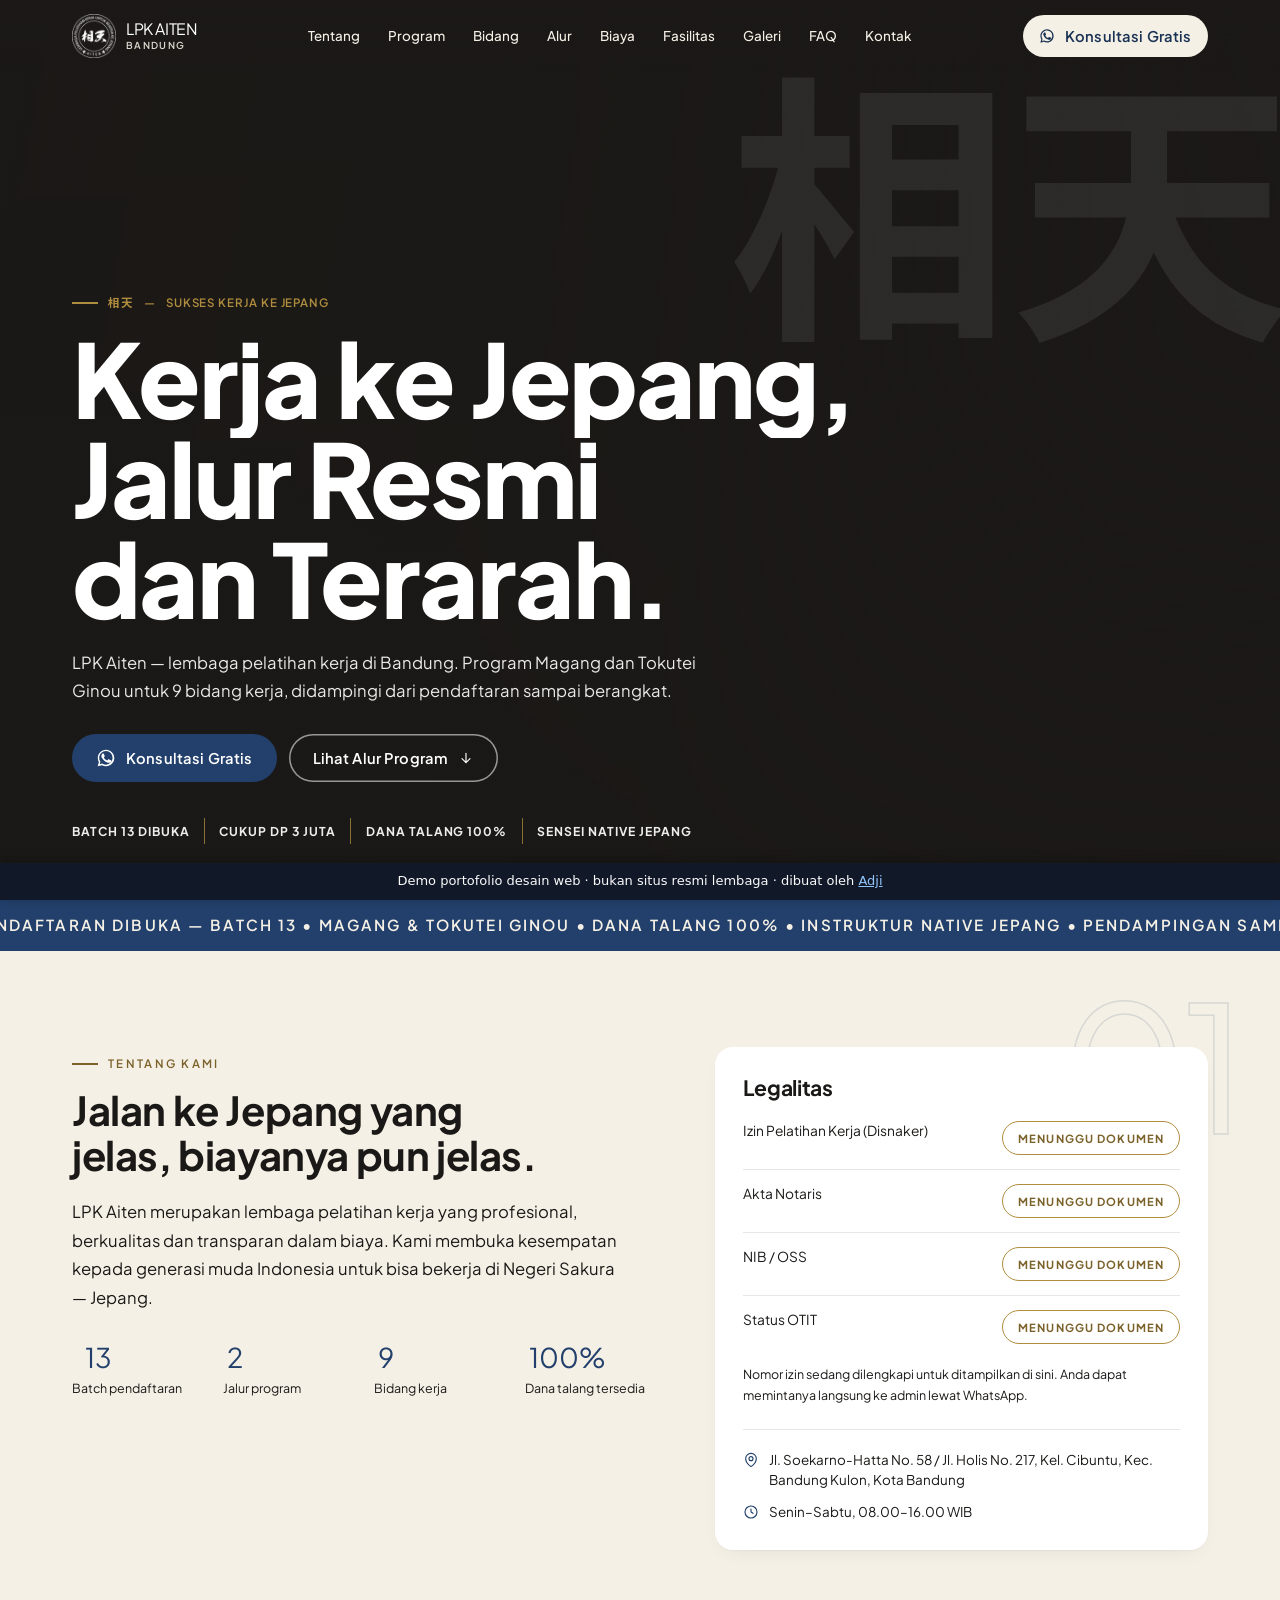
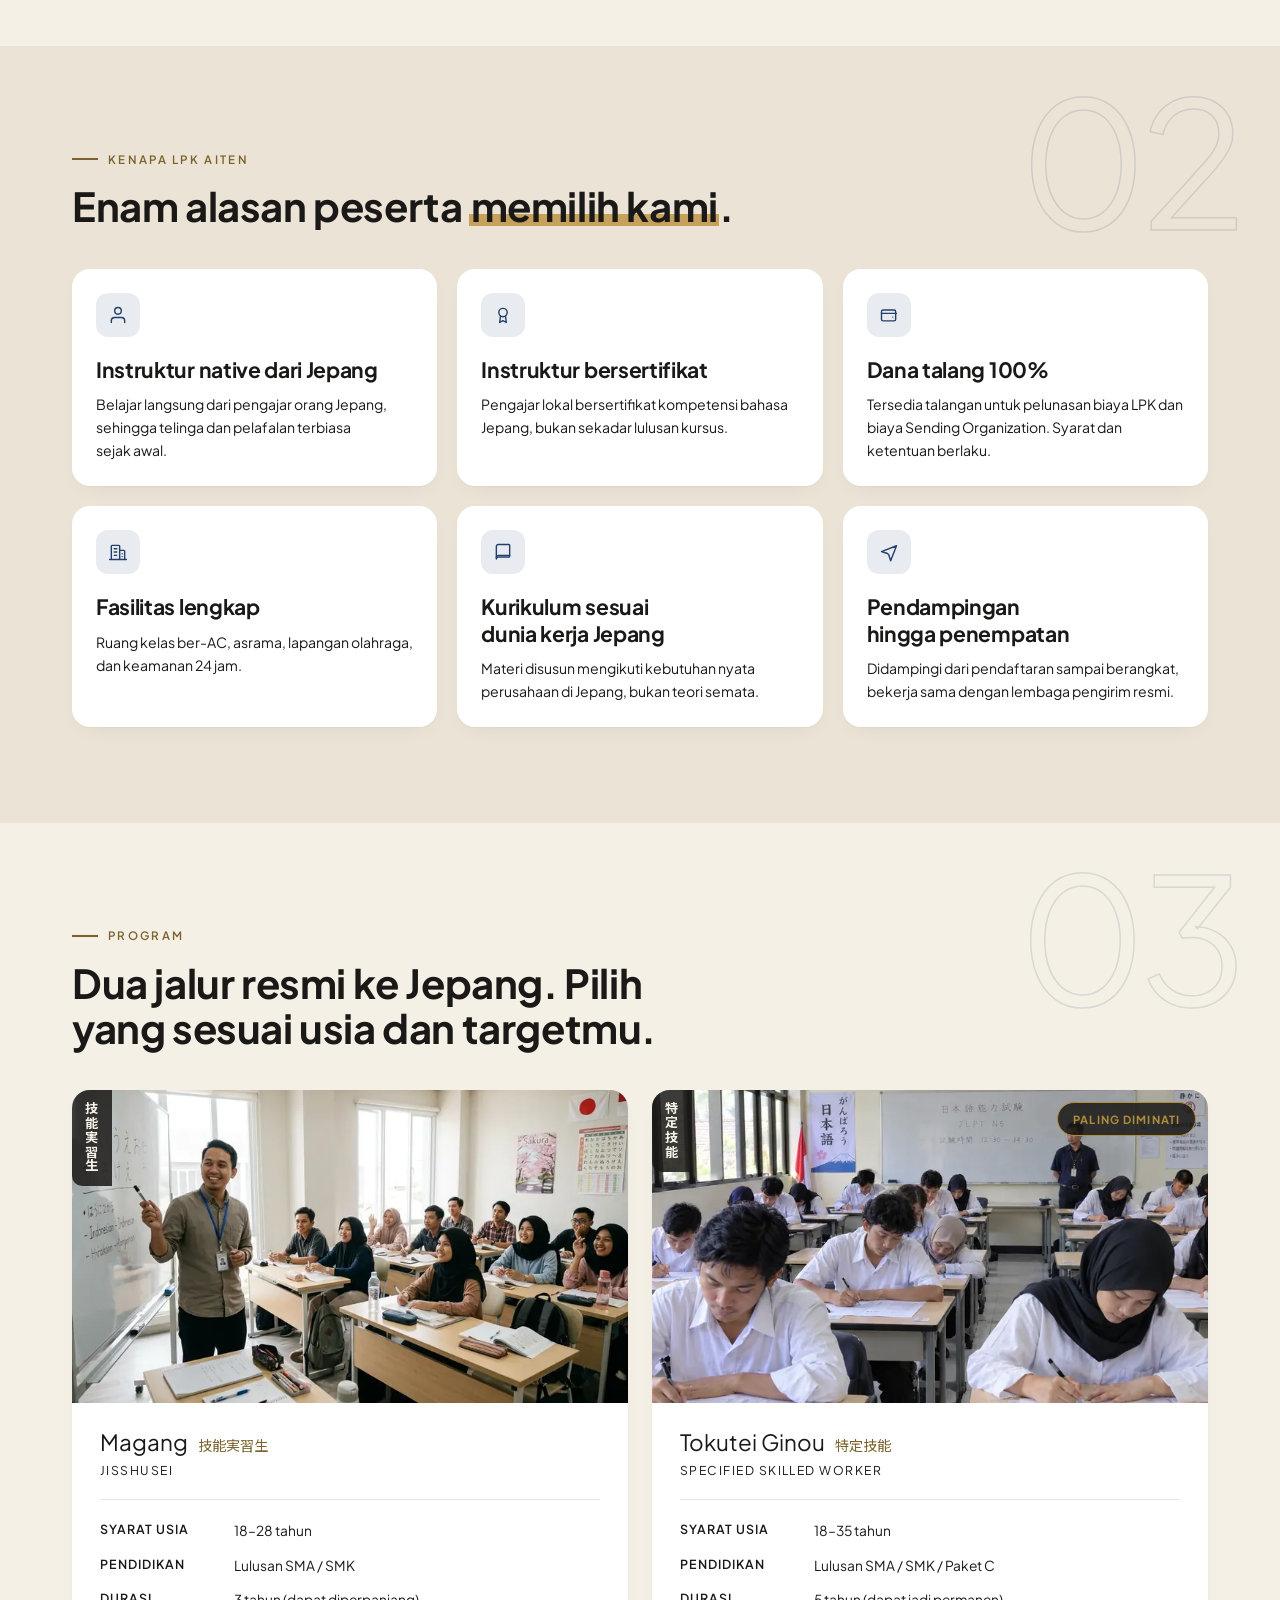
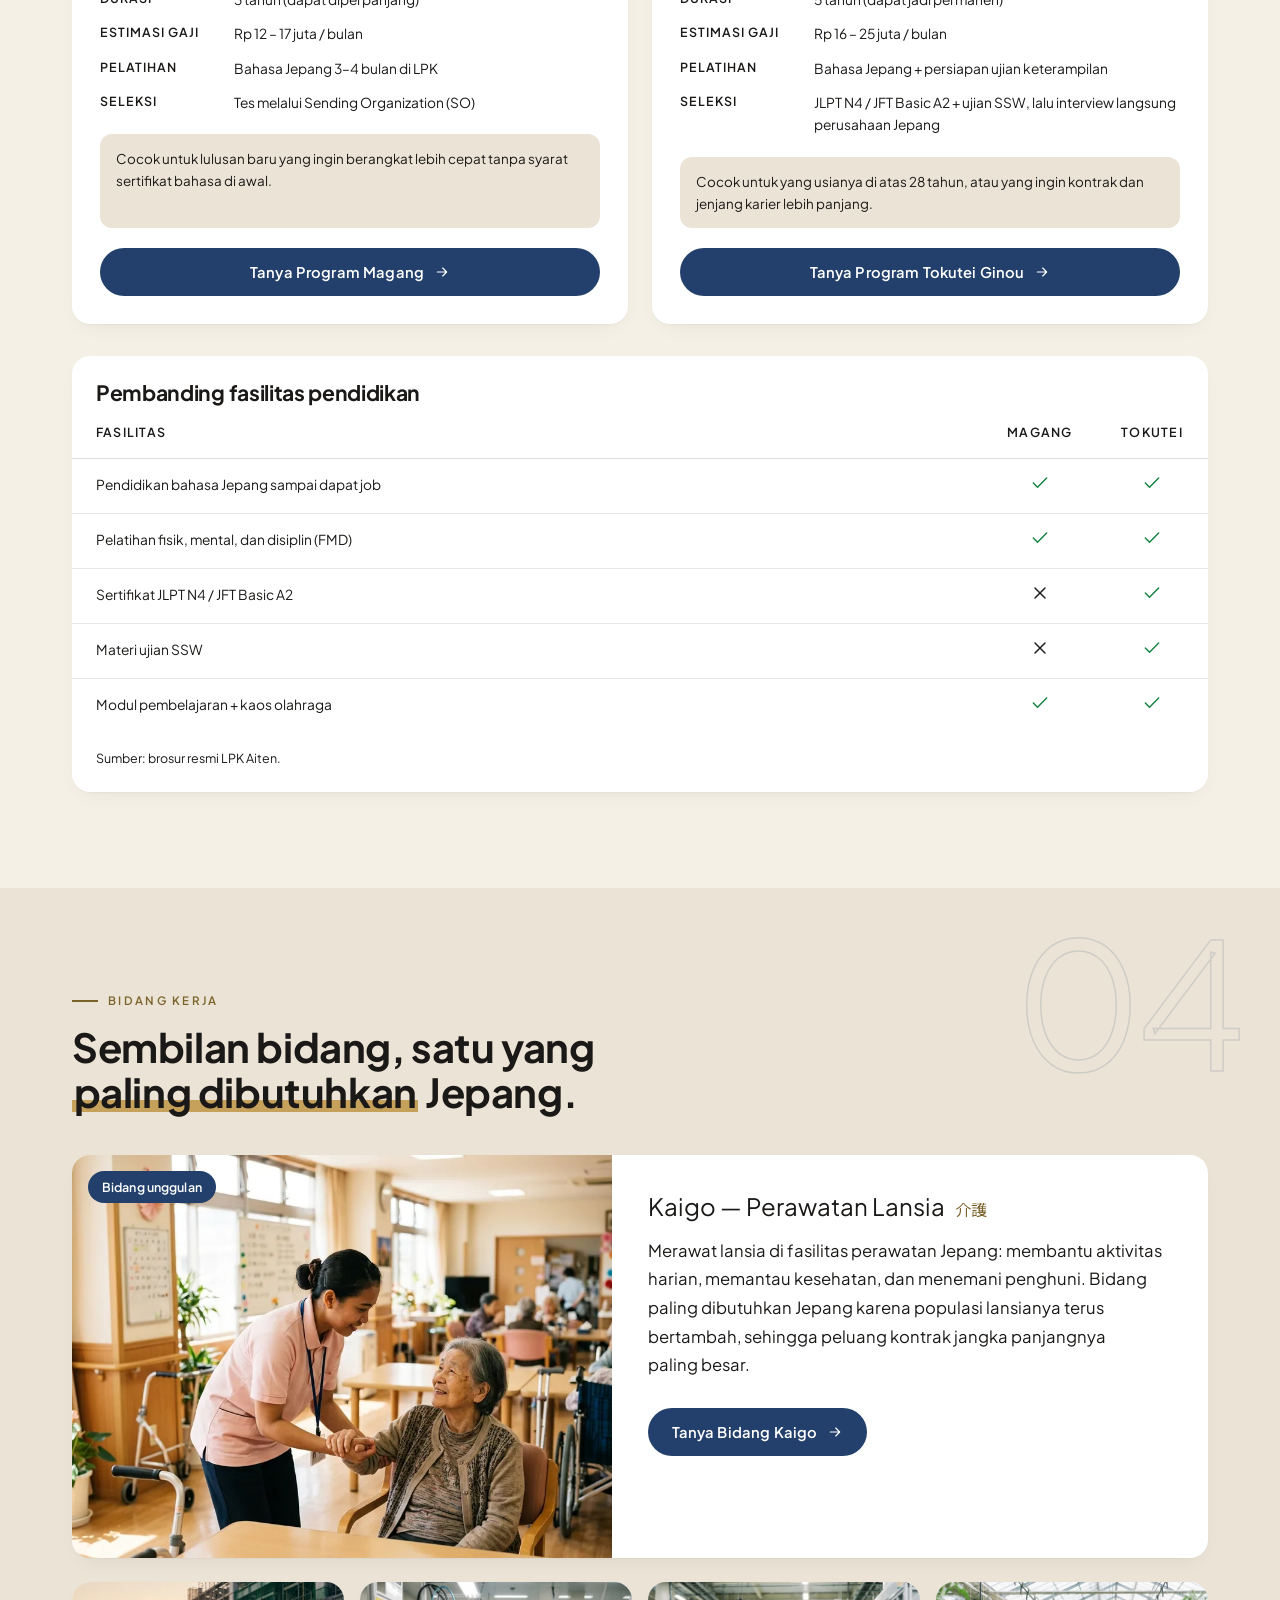
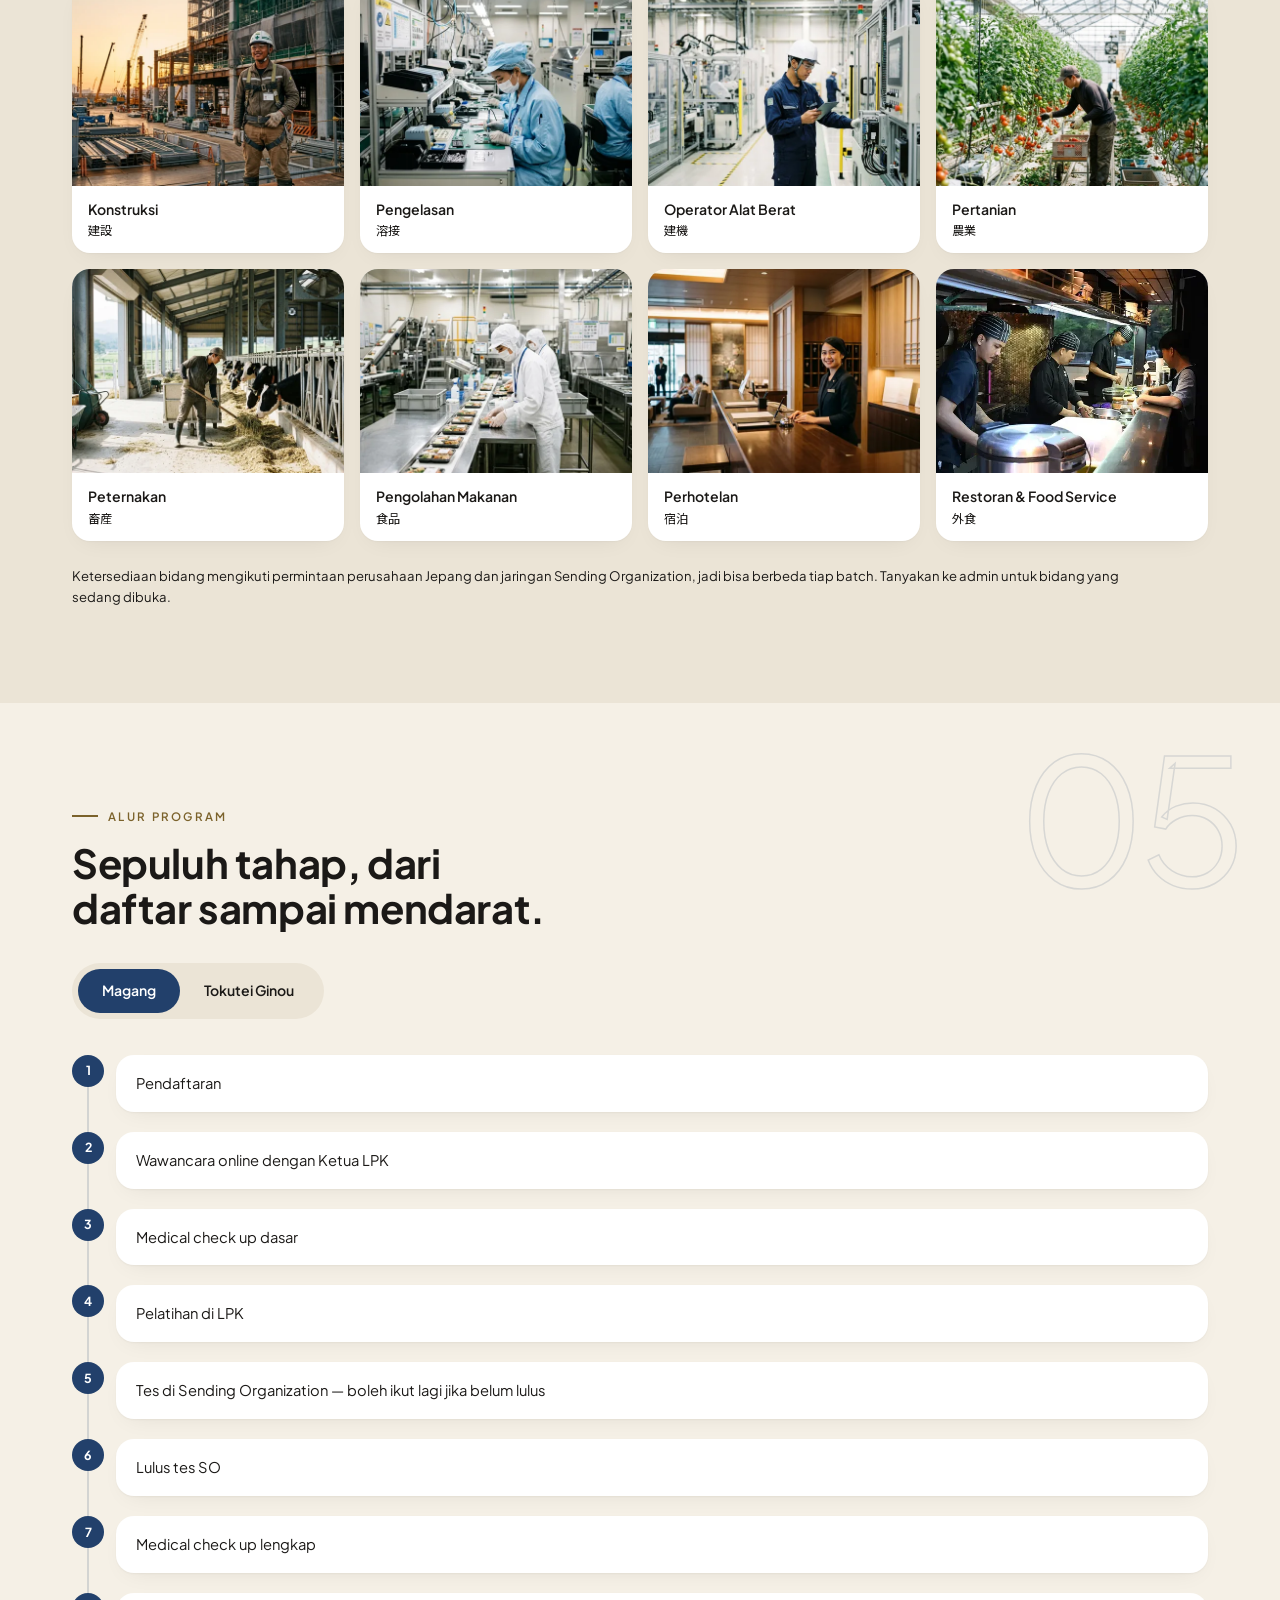
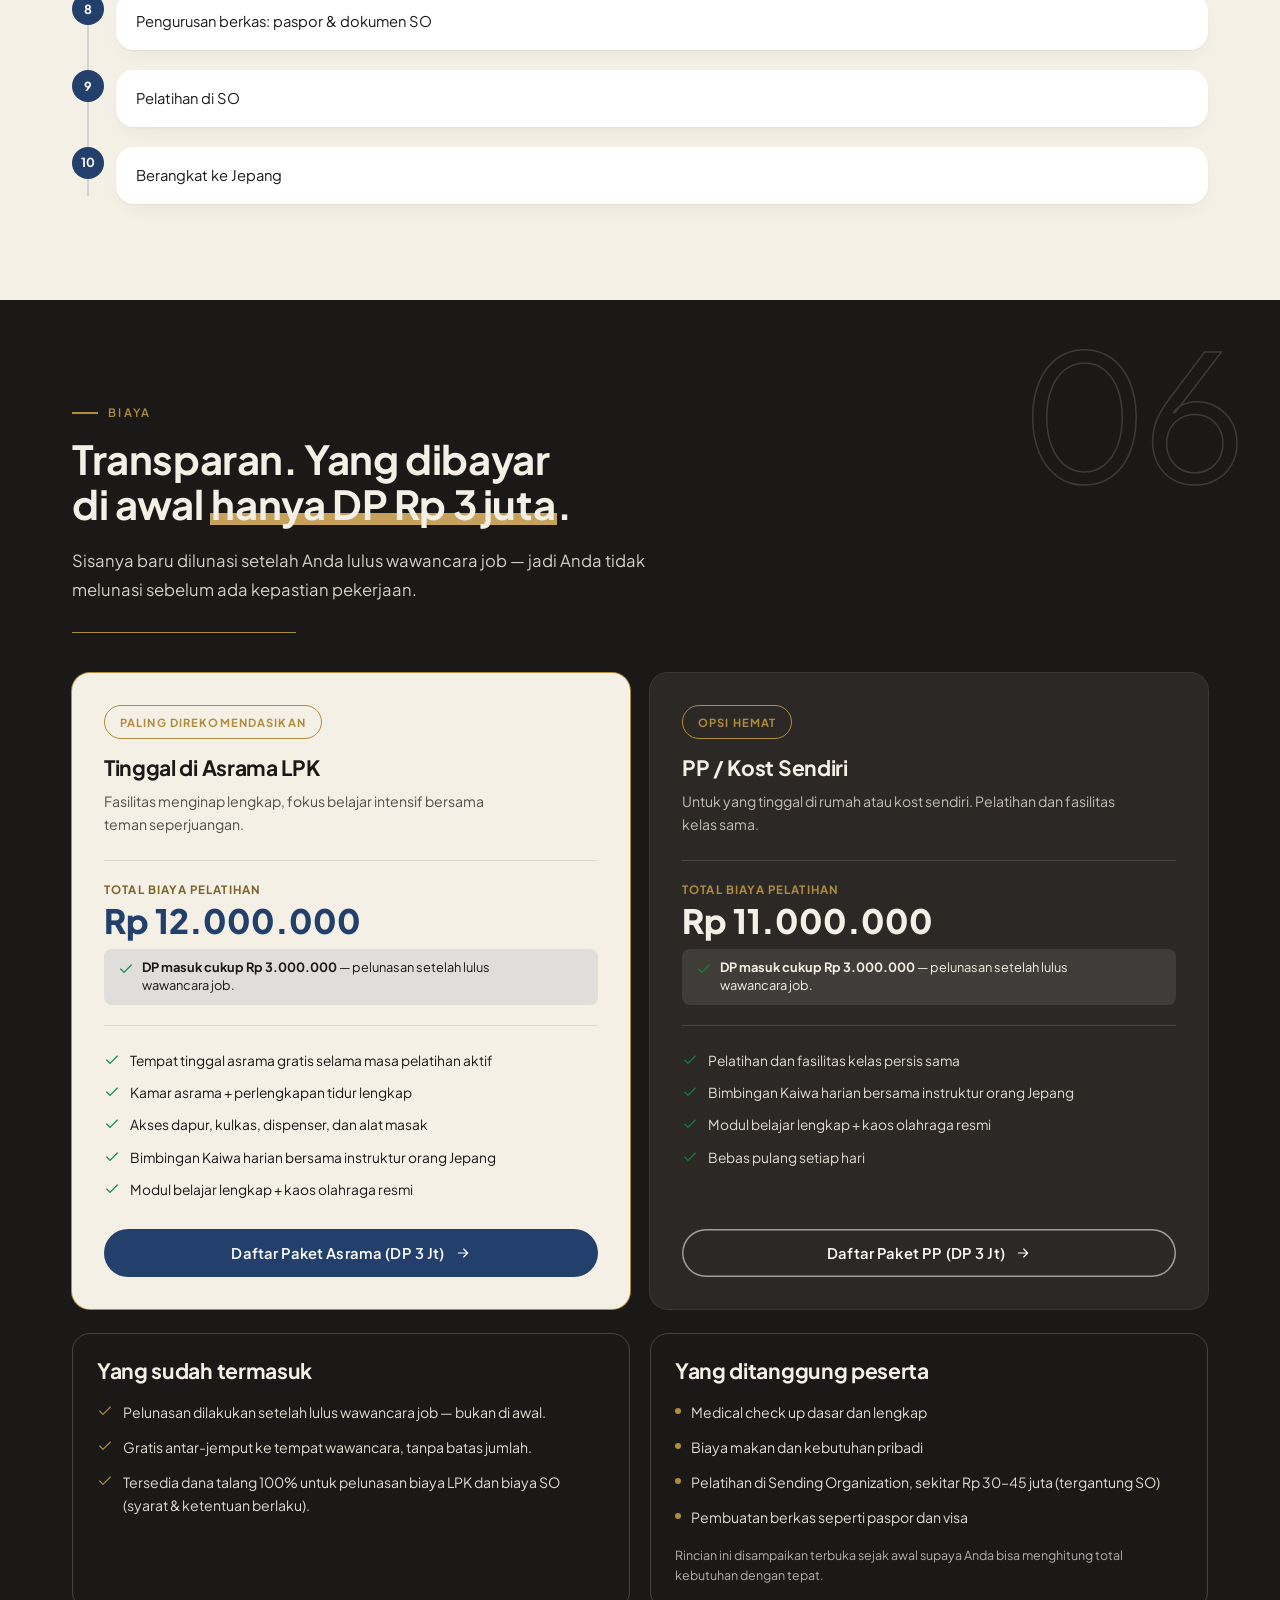
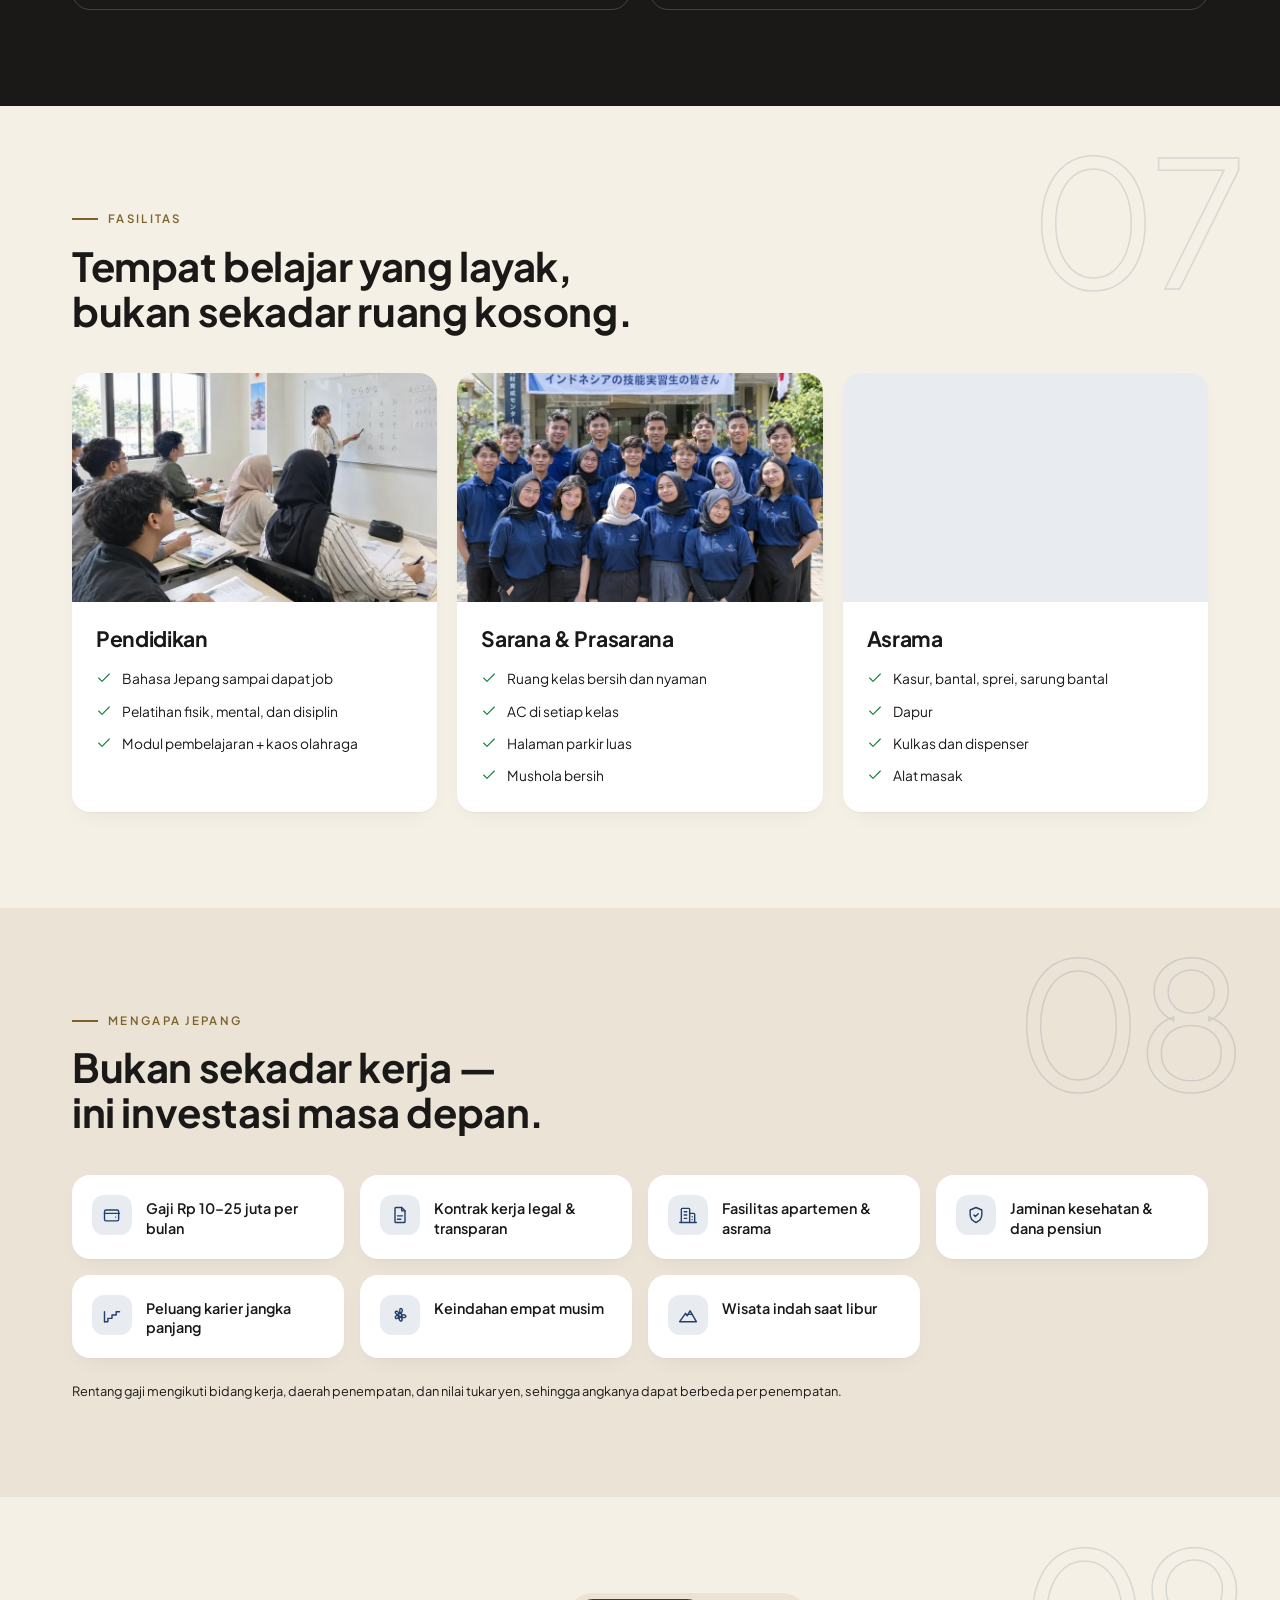
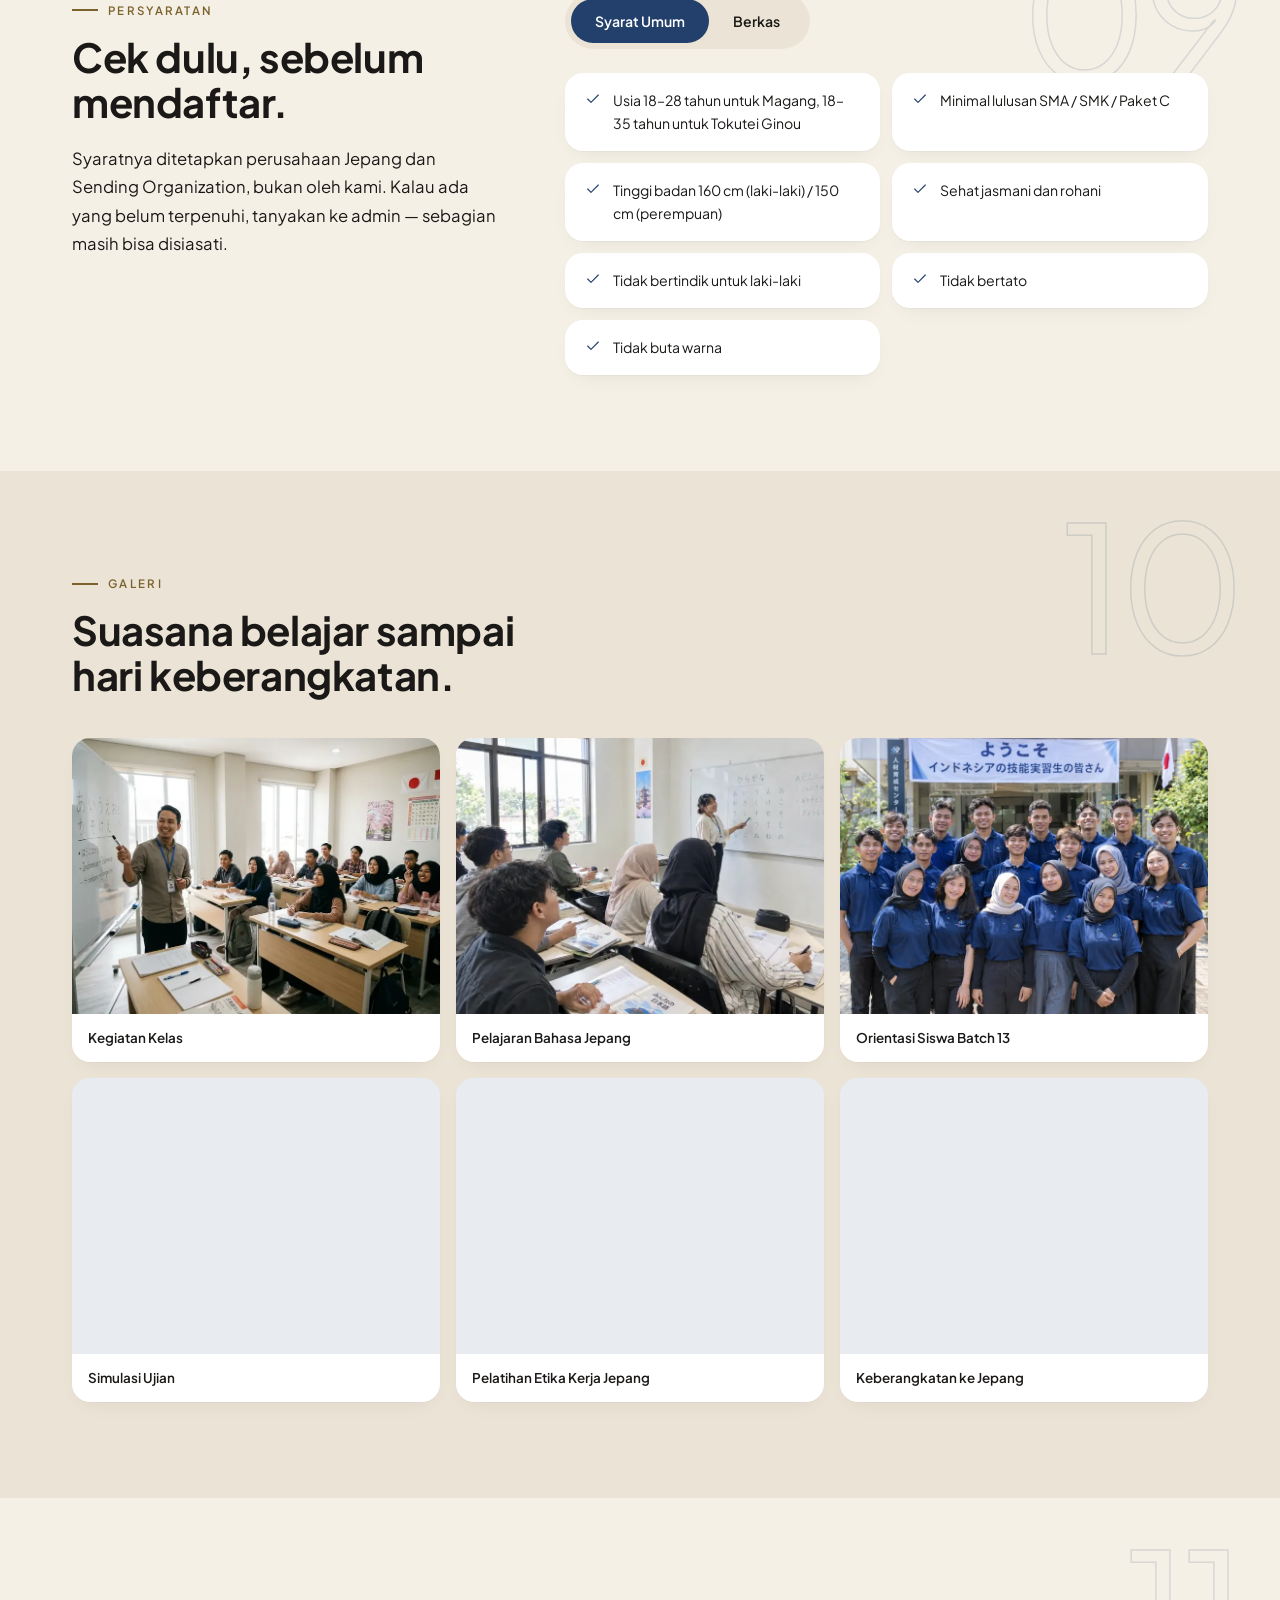
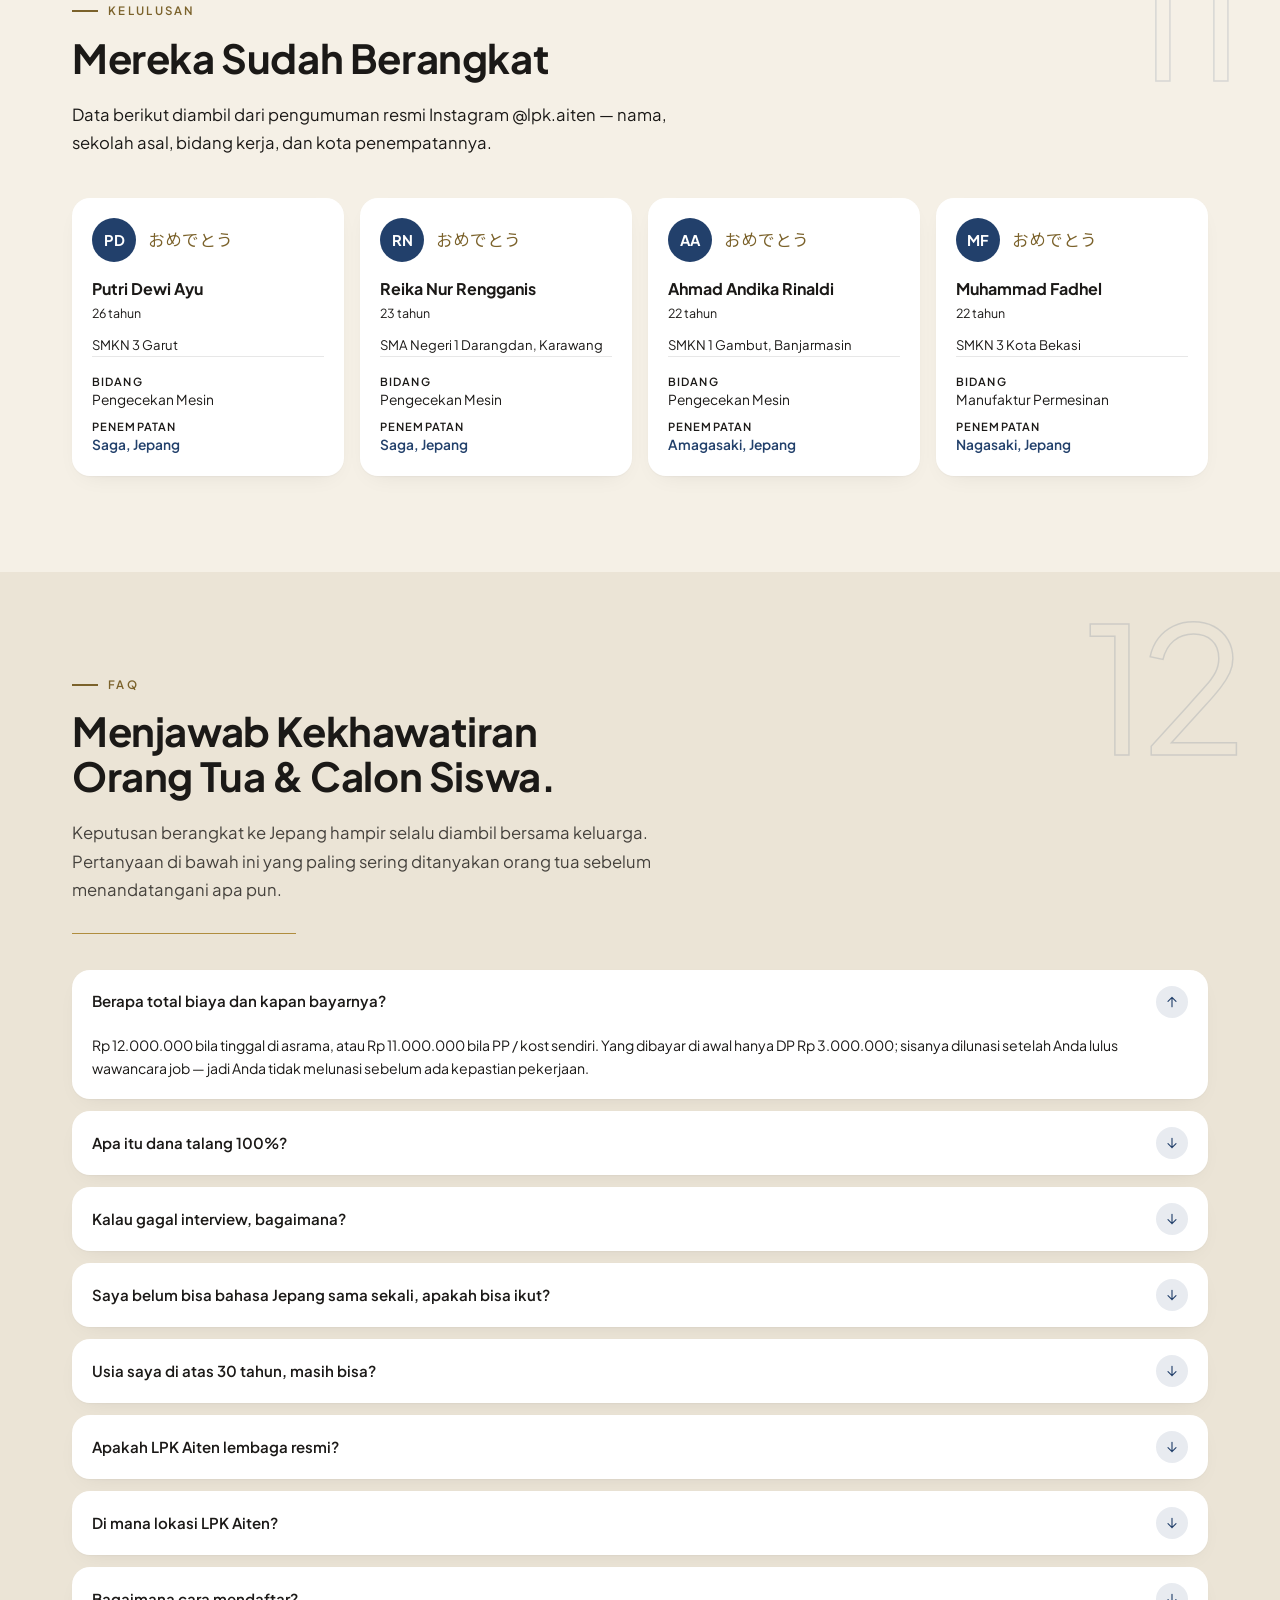
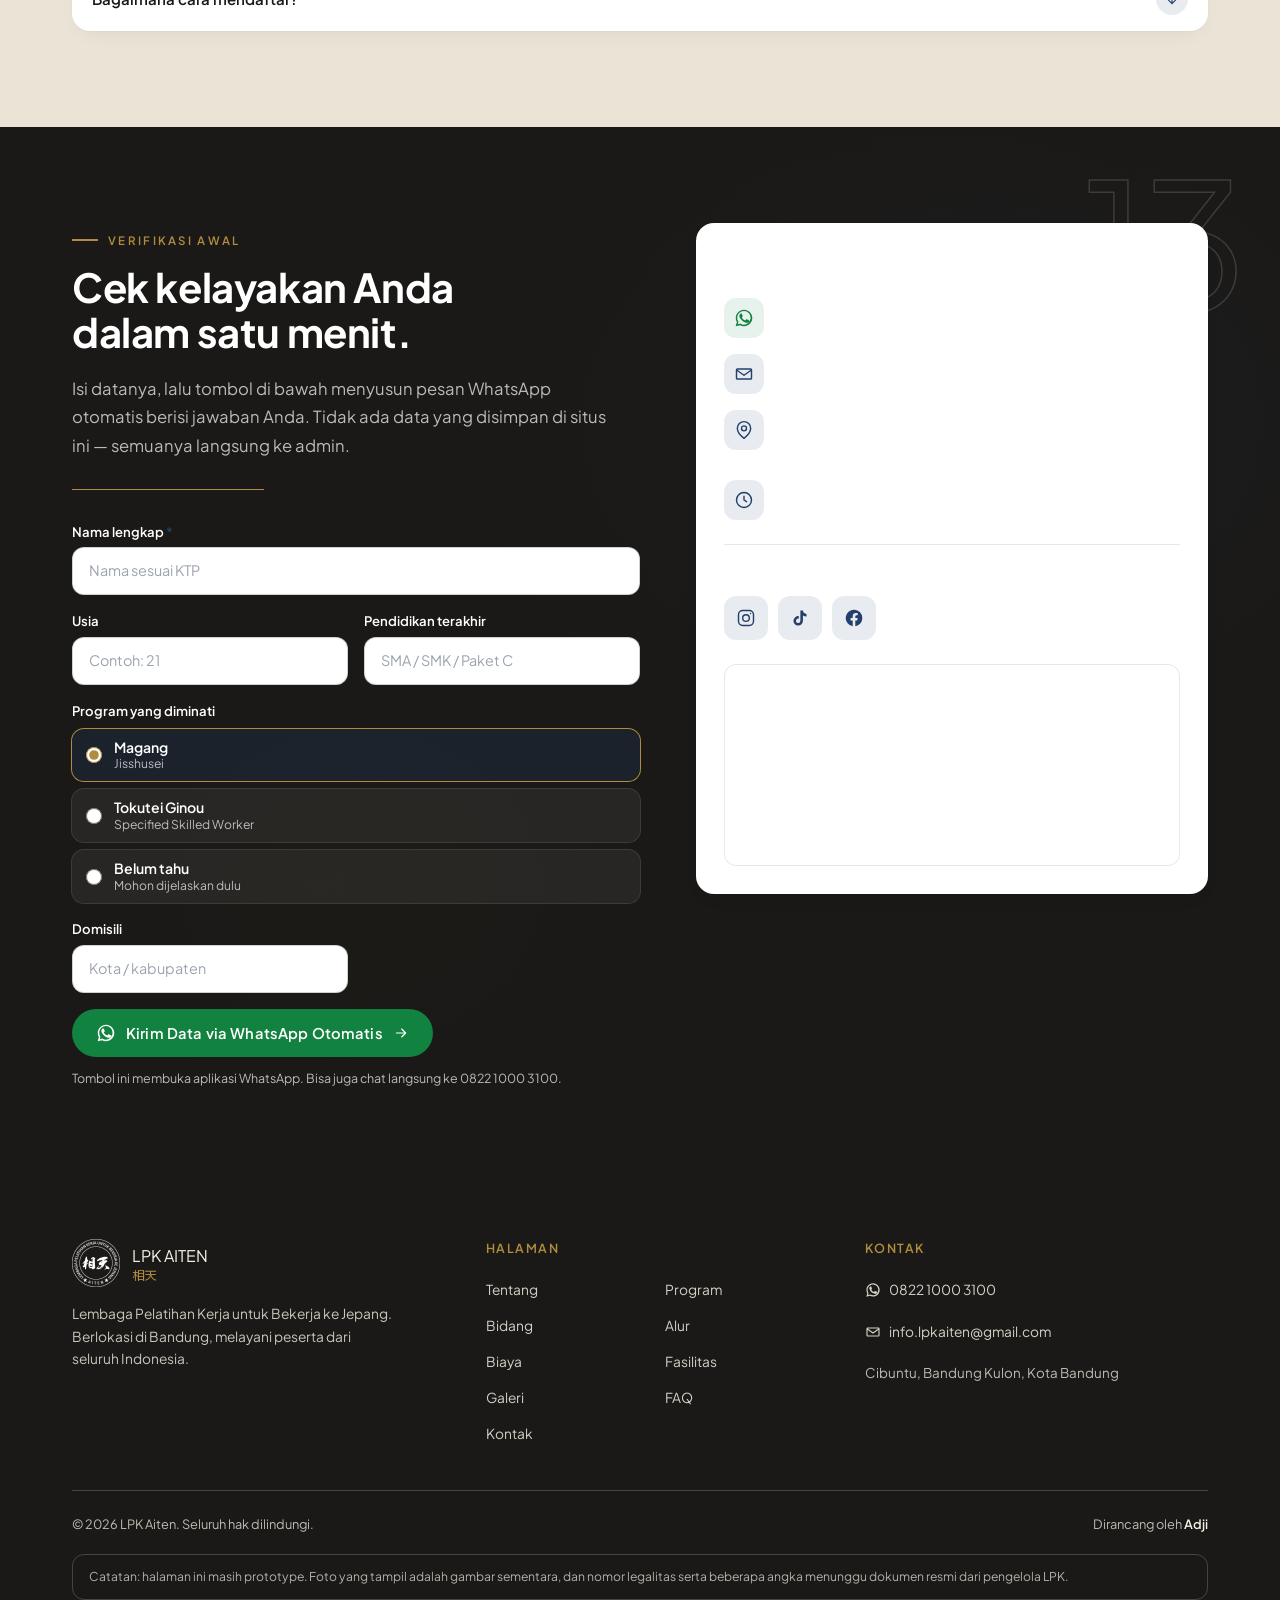
<file: index.html>
<!DOCTYPE html><html lang="id"><head><meta charSet="utf-8"/><meta name="viewport" content="width=device-width, initial-scale=1"/><link rel="preload" as="image" href="/logo-nav.webp"/><link rel="stylesheet" href="/_next/static/css/5dcddaaa01a0047f.css" data-precedence="next"/><link rel="preload" as="script" fetchPriority="low" href="/_next/static/chunks/webpack-4eefbf6beb9f5a03.js"/><script src="/_next/static/chunks/fd9d1056-87da80e0c187477b.js" async=""></script><script src="/_next/static/chunks/117-7165dde08273ece6.js" async=""></script><script src="/_next/static/chunks/main-app-1a8e52c43b0e6338.js" async=""></script><script src="/_next/static/chunks/app/page-c39a4a19f2ac10d9.js" async=""></script><script src="/_next/static/chunks/app/layout-051d28071afb5ffc.js" async=""></script><link rel="preload" href="/fonts/pjs-var.woff2" as="font" type="font/woff2" crossorigin="anonymous"/><link rel="preload" href="/fonts/noto-jp-700-sub.woff2" as="font" type="font/woff2" crossorigin="anonymous"/><link rel="preload" as="image" href="/img/hero-hp.webp" media="(max-width: 767px)"/><link rel="preload" as="image" href="/img/hero-dk.webp" media="(min-width: 768px)"/><meta name="theme-color" content="#7C2D2D"/><title>LPK AITEN — Kerja ke Jepang Jalur Resmi | Magang &amp; Tokutei Ginou Bandung</title><meta name="description" content="LPK Aiten Bandung: lembaga pelatihan kerja untuk bekerja ke Jepang. Program Magang (Jisshusei) dan Tokutei Ginou, 9 bidang kerja, instruktur native Jepang. Cukup DP Rp 3 juta, dana talang 100%, didampingi sampai berangkat."/><meta name="author" content="LPK Aiten"/><meta name="keywords" content="LPK Aiten,LPK Bandung,kerja ke Jepang,magang Jepang,Tokutei Ginou,Jisshusei,Kaigo,pelatihan bahasa Jepang Bandung"/><meta name="robots" content="noindex, nofollow"/><meta property="og:title" content="LPK AITEN — Kerja ke Jepang Jalur Resmi | Magang &amp; Tokutei Ginou Bandung"/><meta property="og:description" content="LPK Aiten Bandung: lembaga pelatihan kerja untuk bekerja ke Jepang. Program Magang (Jisshusei) dan Tokutei Ginou, 9 bidang kerja, instruktur native Jepang. Cukup DP Rp 3 juta, dana talang 100%, didampingi sampai berangkat."/><meta property="og:site_name" content="LPK AITEN"/><meta property="og:locale" content="id_ID"/><meta property="og:image" content="https://lpk-aiten.vercel.app/logo.webp"/><meta property="og:image:width" content="360"/><meta property="og:image:height" content="360"/><meta property="og:image:alt" content="Logo LPK Aiten — Lembaga Pelatihan Kerja untuk Bekerja ke Jepang"/><meta property="og:type" content="website"/><meta name="twitter:card" content="summary"/><meta name="twitter:title" content="LPK AITEN — Kerja ke Jepang Jalur Resmi | Magang &amp; Tokutei Ginou Bandung"/><meta name="twitter:description" content="LPK Aiten Bandung: lembaga pelatihan kerja untuk bekerja ke Jepang. Program Magang (Jisshusei) dan Tokutei Ginou, 9 bidang kerja, instruktur native Jepang. Cukup DP Rp 3 juta, dana talang 100%, didampingi sampai berangkat."/><meta name="twitter:image" content="https://lpk-aiten.vercel.app/logo.webp"/><meta name="twitter:image:width" content="360"/><meta name="twitter:image:height" content="360"/><meta name="twitter:image:alt" content="Logo LPK Aiten — Lembaga Pelatihan Kerja untuk Bekerja ke Jepang"/><link rel="icon" href="/icon.png"/><link rel="apple-touch-icon" href="/icon.png"/><script>(function(){try{
  if(!window.matchMedia('(prefers-reduced-motion: reduce)').matches){
    document.documentElement.classList.add('motion-ok');
  }
}catch(e){}})();</script><script type="application/ld+json">{"@context":"https://schema.org","@type":"EducationalOrganization","name":"LPK Aiten","alternateName":"LPK AITEN","description":"LPK Aiten Bandung: lembaga pelatihan kerja untuk bekerja ke Jepang. Program Magang (Jisshusei) dan Tokutei Ginou, 9 bidang kerja, instruktur native Jepang. Cukup DP Rp 3 juta, dana talang 100%, didampingi sampai berangkat.","address":{"@type":"PostalAddress","streetAddress":"Jl. Soekarno-Hatta No. 58 / Jl. Holis No. 217, Kel. Cibuntu","addressLocality":"Kota Bandung","addressRegion":"Jawa Barat","addressCountry":"ID"},"telephone":"+6282210003100","email":"info.lpkaiten@gmail.com","sameAs":["https://instagram.com/lpk.aiten","https://tiktok.com/@lpkaiten"]}</script><script src="/_next/static/chunks/polyfills-42372ed130431b0a.js" noModule=""></script></head><body><a href="#isi" class="lompat">Lompat ke isi halaman</a><div class="bb " aria-hidden="true"><div class="bb-panel" style="--i:0;--sisi:1"></div><div class="bb-panel" style="--i:1;--sisi:-1"></div><div class="bb-panel" style="--i:2;--sisi:1"></div><div class="bb-panel" style="--i:3;--sisi:-1"></div><div class="bb-panel" style="--i:4;--sisi:1"></div><div class="bb-isi"><span class="jp bb-hanko">相天</span><span class="bb-garis"></span><span class="bb-counter" aria-hidden="true">0</span></div></div><div class="progres-gulir" aria-hidden="true"></div><header class="fixed inset-x-0 top-0 z-40 transition-all duration-300 ease-halus bg-transparent"><div class="pointer-events-none absolute inset-0 bg-gradient-to-b from-sumi/85 via-sumi/45 to-transparent" aria-hidden="true"></div><div class="wadah relative flex h-[72px] items-center justify-between gap-4"><a href="#beranda" class="flex shrink-0 items-center gap-2.5"><img src="/logo-nav.webp" alt="" width="48" height="48" class="h-11 w-11 shrink-0" style="filter:brightness(0) invert(1)"/><span class="flex flex-col leading-none"><span class="font-display text-[0.98rem] tracking-tight transition-colors duration-300 text-white">LPK AITEN</span><span class="mt-1 hidden text-[0.6rem] font-semibold uppercase tracking-[0.14em] transition-colors duration-300 sm:block text-kinari/90">Bandung</span></span></a><nav aria-label="Navigasi utama" class="hidden lg:block"><ul class="flex items-center gap-1"><li><a href="#tentang" class="inline-flex min-h-[40px] items-center rounded-full px-3 text-[0.84rem] font-medium transition-colors duration-200 text-kinari hover:bg-white/15 hover:text-white">Tentang</a></li><li><a href="#program" class="inline-flex min-h-[40px] items-center rounded-full px-3 text-[0.84rem] font-medium transition-colors duration-200 text-kinari hover:bg-white/15 hover:text-white">Program</a></li><li><a href="#bidang" class="inline-flex min-h-[40px] items-center rounded-full px-3 text-[0.84rem] font-medium transition-colors duration-200 text-kinari hover:bg-white/15 hover:text-white">Bidang</a></li><li><a href="#alur" class="inline-flex min-h-[40px] items-center rounded-full px-3 text-[0.84rem] font-medium transition-colors duration-200 text-kinari hover:bg-white/15 hover:text-white">Alur</a></li><li><a href="#biaya" class="inline-flex min-h-[40px] items-center rounded-full px-3 text-[0.84rem] font-medium transition-colors duration-200 text-kinari hover:bg-white/15 hover:text-white">Biaya</a></li><li><a href="#fasilitas" class="inline-flex min-h-[40px] items-center rounded-full px-3 text-[0.84rem] font-medium transition-colors duration-200 text-kinari hover:bg-white/15 hover:text-white">Fasilitas</a></li><li><a href="#galeri" class="inline-flex min-h-[40px] items-center rounded-full px-3 text-[0.84rem] font-medium transition-colors duration-200 text-kinari hover:bg-white/15 hover:text-white">Galeri</a></li><li><a href="#faq" class="inline-flex min-h-[40px] items-center rounded-full px-3 text-[0.84rem] font-medium transition-colors duration-200 text-kinari hover:bg-white/15 hover:text-white">FAQ</a></li><li><a href="#kontak" class="inline-flex min-h-[40px] items-center rounded-full px-3 text-[0.84rem] font-medium transition-colors duration-200 text-kinari hover:bg-white/15 hover:text-white">Kontak</a></li></ul></nav><div class="flex shrink-0 items-center gap-2"><span class="magnet-wadah max-md:!hidden"><span class="magnet-inti"><a href="https://wa.me/6282210003100?text=Halo%20LPK%20Aiten%2C%20saya%20ingin%20konsultasi%20gratis%20soal%20program%20kerja%20ke%20Jepang." target="_blank" rel="noopener noreferrer" class="btn !min-h-[42px] !px-4 text-[0.84rem] btn-terang"><svg viewBox="0 0 24 24" fill="currentColor" aria-hidden="true" class="h-4 w-4"><path d="M17.47 14.38c-.3-.15-1.75-.86-2.02-.96-.27-.1-.47-.15-.67.15-.2.3-.77.96-.95 1.16-.17.2-.35.21-.65.07-.3-.15-1.13-.42-2.15-1.33-.8-.71-1.33-1.59-1.48-1.89-.15-.3-.02-.46.13-.61.13-.13.3-.35.45-.52.15-.18.2-.3.3-.5.1-.2.05-.38-.02-.53-.08-.15-.68-1.6-.93-2.19-.24-.58-.49-.5-.67-.51h-.57c-.2 0-.52.07-.79.37-.27.3-1.03 1.01-1.03 2.46s1.06 2.86 1.21 3.06c.15.2 2.08 3.17 5.04 4.44.7.3 1.25.48 1.68.62.7.22 1.35.19 1.86.12.56-.08 1.72-.7 1.97-1.38.24-.68.24-1.26.17-1.38-.07-.12-.27-.2-.57-.35z"></path><path d="M12.04 2C6.58 2 2.13 6.45 2.13 11.91c0 1.75.46 3.46 1.32 4.96L2 22l5.25-1.38a9.86 9.86 0 0 0 4.79 1.22h.01c5.46 0 9.9-4.44 9.9-9.9C21.95 6.45 17.5 2 12.04 2zm0 18.02a8.2 8.2 0 0 1-4.17-1.14l-.3-.18-3.1.81.83-3.03-.2-.31a8.16 8.16 0 0 1-1.25-4.36c0-4.54 3.7-8.23 8.24-8.23a8.23 8.23 0 0 1 .01 16.44z"></path></svg>Konsultasi Gratis</a></span></span><button type="button" aria-label="Buka menu navigasi" aria-expanded="false" class="inline-flex h-11 w-11 items-center justify-center rounded-full transition-colors lg:hidden text-white hover:bg-white/15"><svg viewBox="0 0 24 24" fill="none" stroke="currentColor" stroke-width="1.7" stroke-linecap="round" stroke-linejoin="round" aria-hidden="true" class="h-6 w-6"><path d="M4 7h16M4 12h16M4 17h16"></path></svg></button></div></div></header><div class="fixed inset-0 z-50 bg-sumi transition-opacity duration-300 lg:hidden pointer-events-none opacity-0" aria-hidden="true" inert=""><div class="gelap wadah flex h-[72px] items-center justify-between"><span class="font-display text-[0.98rem] text-kinari">LPK AITEN</span><button type="button" aria-label="Tutup menu navigasi" class="inline-flex h-11 w-11 items-center justify-center rounded-full text-kinari hover:bg-white/10"><svg viewBox="0 0 24 24" fill="none" stroke="currentColor" stroke-width="1.7" stroke-linecap="round" stroke-linejoin="round" aria-hidden="true" class="h-6 w-6"><path d="M18 6 6 18M6 6l12 12"></path></svg></button></div><nav aria-label="Navigasi ponsel" class="gelap wadah mt-4"><ul class="flex flex-col"><li class="border-b border-kinari/15"><a href="#tentang" class="flex min-h-[56px] items-center font-display text-xl text-kinari">Tentang</a></li><li class="border-b border-kinari/15"><a href="#program" class="flex min-h-[56px] items-center font-display text-xl text-kinari">Program</a></li><li class="border-b border-kinari/15"><a href="#bidang" class="flex min-h-[56px] items-center font-display text-xl text-kinari">Bidang</a></li><li class="border-b border-kinari/15"><a href="#alur" class="flex min-h-[56px] items-center font-display text-xl text-kinari">Alur</a></li><li class="border-b border-kinari/15"><a href="#biaya" class="flex min-h-[56px] items-center font-display text-xl text-kinari">Biaya</a></li><li class="border-b border-kinari/15"><a href="#fasilitas" class="flex min-h-[56px] items-center font-display text-xl text-kinari">Fasilitas</a></li><li class="border-b border-kinari/15"><a href="#galeri" class="flex min-h-[56px] items-center font-display text-xl text-kinari">Galeri</a></li><li class="border-b border-kinari/15"><a href="#faq" class="flex min-h-[56px] items-center font-display text-xl text-kinari">FAQ</a></li><li class="border-b border-kinari/15"><a href="#kontak" class="flex min-h-[56px] items-center font-display text-xl text-kinari">Kontak</a></li></ul><a href="https://wa.me/6282210003100?text=Halo%20LPK%20Aiten%2C%20saya%20ingin%20konsultasi%20gratis%20soal%20program%20kerja%20ke%20Jepang." target="_blank" rel="noopener noreferrer" class="btn btn-wa mt-7 w-full"><svg viewBox="0 0 24 24" fill="currentColor" aria-hidden="true" class="h-5 w-5"><path d="M17.47 14.38c-.3-.15-1.75-.86-2.02-.96-.27-.1-.47-.15-.67.15-.2.3-.77.96-.95 1.16-.17.2-.35.21-.65.07-.3-.15-1.13-.42-2.15-1.33-.8-.71-1.33-1.59-1.48-1.89-.15-.3-.02-.46.13-.61.13-.13.3-.35.45-.52.15-.18.2-.3.3-.5.1-.2.05-.38-.02-.53-.08-.15-.68-1.6-.93-2.19-.24-.58-.49-.5-.67-.51h-.57c-.2 0-.52.07-.79.37-.27.3-1.03 1.01-1.03 2.46s1.06 2.86 1.21 3.06c.15.2 2.08 3.17 5.04 4.44.7.3 1.25.48 1.68.62.7.22 1.35.19 1.86.12.56-.08 1.72-.7 1.97-1.38.24-.68.24-1.26.17-1.38-.07-.12-.27-.2-.57-.35z"></path><path d="M12.04 2C6.58 2 2.13 6.45 2.13 11.91c0 1.75.46 3.46 1.32 4.96L2 22l5.25-1.38a9.86 9.86 0 0 0 4.79 1.22h.01c5.46 0 9.9-4.44 9.9-9.9C21.95 6.45 17.5 2 12.04 2zm0 18.02a8.2 8.2 0 0 1-4.17-1.14l-.3-.18-3.1.81.83-3.03-.2-.31a8.16 8.16 0 0 1-1.25-4.36c0-4.54 3.7-8.23 8.24-8.23a8.23 8.23 0 0 1 .01 16.44z"></path></svg>Konsultasi Gratis</a></nav></div><main id="isi"><section id="beranda" class="relative isolate overflow-hidden bg-sumi "><div class="relative overflow-hidden md:absolute md:inset-0"><div class="parallax h-full"><picture><source media="(min-width: 768px)" srcSet="/img/hero-dk.webp"/><img src="/img/hero-hp.webp" alt="Peserta LPK Aiten dan keluarga saat keberangkatan ke Jepang di bandara" width="780" height="439" fetchPriority="high" decoding="async" class="hero-img aspect-[16/9] w-full object-cover md:aspect-auto md:h-full"/></picture></div></div><div class="hero-tirai3" aria-hidden="true"></div><div class="pointer-events-none absolute inset-0 z-[2] hidden md:block" aria-hidden="true"><div class="parallax absolute inset-0"><span class="jp jp-nowrap hero-watermark absolute right-[-1%] top-[6%] select-none text-[22vw] font-bold leading-none text-white/[0.08]">相天</span></div></div><div class="relative z-10 flex min-h-0 flex-col justify-end bg-sumi px-5 pb-10 pt-8 md:min-h-[100svh] md:bg-transparent md:px-0 md:pb-14 md:pt-[22vh]"><div class="wadah w-full"><div class="max-w-[54rem]"><p class="jp text-gold opacity-0" style="--rv-delay:0ms"><span class="eyebrow"><span class="jp-nowrap">相天</span><span class="jp-nowrap">—</span> Sukses Kerja ke Jepang</span></p><h1 class="sampul mt-4 text-white " style="--stag:90ms"><span class="mask"><span class="w" style="--i:0">Kerja</span></span> <span class="mask"><span class="w" style="--i:1">ke</span></span> <span class="mask"><span class="w" style="--i:2">Jepang,</span></span> <span class="mask"><span class="w" style="--i:3">Jalur</span></span> <span class="mask"><span class="w" style="--i:4">Resmi</span></span> <span class="mask"><span class="w" style="--i:5">dan</span></span> <span class="mask"><span class="w" style="--i:6">Terarah.</span></span></h1><p class="lead mt-5 max-w-[42rem] text-white/90 opacity-0" style="--rv-delay:640ms">LPK Aiten<!-- --> — lembaga pelatihan kerja di <!-- -->Bandung<!-- -->. Program Magang dan Tokutei Ginou untuk 9 bidang kerja, didampingi dari pendaftaran sampai berangkat.</p><div class="mt-7 flex flex-col gap-3 sm:flex-row sm:items-center opacity-0" style="--rv-delay:760ms"><span class="magnet-wadah "><span class="magnet-inti"><a href="https://wa.me/6282210003100?text=Halo%20LPK%20Aiten%2C%20saya%20ingin%20konsultasi%20gratis%20soal%20program%20kerja%20ke%20Jepang." target="_blank" rel="noopener noreferrer" class="btn btn-ai"><svg viewBox="0 0 24 24" fill="currentColor" aria-hidden="true" class="h-5 w-5"><path d="M17.47 14.38c-.3-.15-1.75-.86-2.02-.96-.27-.1-.47-.15-.67.15-.2.3-.77.96-.95 1.16-.17.2-.35.21-.65.07-.3-.15-1.13-.42-2.15-1.33-.8-.71-1.33-1.59-1.48-1.89-.15-.3-.02-.46.13-.61.13-.13.3-.35.45-.52.15-.18.2-.3.3-.5.1-.2.05-.38-.02-.53-.08-.15-.68-1.6-.93-2.19-.24-.58-.49-.5-.67-.51h-.57c-.2 0-.52.07-.79.37-.27.3-1.03 1.01-1.03 2.46s1.06 2.86 1.21 3.06c.15.2 2.08 3.17 5.04 4.44.7.3 1.25.48 1.68.62.7.22 1.35.19 1.86.12.56-.08 1.72-.7 1.97-1.38.24-.68.24-1.26.17-1.38-.07-.12-.27-.2-.57-.35z"></path><path d="M12.04 2C6.58 2 2.13 6.45 2.13 11.91c0 1.75.46 3.46 1.32 4.96L2 22l5.25-1.38a9.86 9.86 0 0 0 4.79 1.22h.01c5.46 0 9.9-4.44 9.9-9.9C21.95 6.45 17.5 2 12.04 2zm0 18.02a8.2 8.2 0 0 1-4.17-1.14l-.3-.18-3.1.81.83-3.03-.2-.31a8.16 8.16 0 0 1-1.25-4.36c0-4.54 3.7-8.23 8.24-8.23a8.23 8.23 0 0 1 .01 16.44z"></path></svg>Konsultasi Gratis</a></span></span><a href="#alur" class="btn btn-outline-putih">Lihat Alur Program<svg viewBox="0 0 24 24" fill="none" stroke="currentColor" stroke-width="1.7" stroke-linecap="round" stroke-linejoin="round" aria-hidden="true" class="h-4 w-4"><path d="M12 5v14M6 13l6 6 6-6"></path></svg></a></div></div><ul class="baris-meta mt-9 opacity-0" style="--rv-delay:880ms"><li>Batch 13 Dibuka</li><li>Cukup DP 3 Juta</li><li>Dana Talang 100%</li><li>Sensei Native Jepang</li></ul></div></div></section><div class="sv-bingkai "><div class="sv-trek"><span class="sv-satu" aria-hidden="false">PENDAFTARAN DIBUKA — BATCH 13  •  MAGANG &amp; TOKUTEI GINOU  •  DANA TALANG 100%  •  INSTRUKTUR NATIVE JEPANG  •  PENDAMPINGAN SAMPAI BERANGKAT  •  CUKUP DP 3 JUTA<span class="sv-pemisah" aria-hidden="true">•</span></span><span class="sv-satu" aria-hidden="true">PENDAFTARAN DIBUKA — BATCH 13  •  MAGANG &amp; TOKUTEI GINOU  •  DANA TALANG 100%  •  INSTRUKTUR NATIVE JEPANG  •  PENDAMPINGAN SAMPAI BERANGKAT  •  CUKUP DP 3 JUTA<span class="sv-pemisah">•</span></span><span class="sv-satu" aria-hidden="true">PENDAFTARAN DIBUKA — BATCH 13  •  MAGANG &amp; TOKUTEI GINOU  •  DANA TALANG 100%  •  INSTRUKTUR NATIVE JEPANG  •  PENDAMPINGAN SAMPAI BERANGKAT  •  CUKUP DP 3 JUTA<span class="sv-pemisah">•</span></span><span class="sv-satu" aria-hidden="true">PENDAFTARAN DIBUKA — BATCH 13  •  MAGANG &amp; TOKUTEI GINOU  •  DANA TALANG 100%  •  INSTRUKTUR NATIVE JEPANG  •  PENDAMPINGAN SAMPAI BERANGKAT  •  CUKUP DP 3 JUTA<span class="sv-pemisah">•</span></span></div></div><section id="tentang" class="relative overflow-hidden bg-kinari py-16 lg:py-24"><div class="wadah relative grid gap-10 lg:grid-cols-[1fr_0.85fr] lg:gap-16"><span class="nomor-bab" aria-hidden="true">01</span><div class="rv-kiri " style="--rv-delay:0ms"><p class="eyebrow text-gold-teks">Tentang Kami</p><h2 class="h2 mt-4 text-sumi">Jalan ke Jepang yang jelas, biayanya pun jelas.</h2><p class="lead mt-5 text-sumi-lembut">LPK Aiten merupakan lembaga pelatihan kerja yang profesional, berkualitas dan transparan dalam biaya. Kami membuka kesempatan kepada generasi muda Indonesia untuk bisa bekerja di Negeri Sakura — Jepang.</p><dl class="mt-8 grid grid-cols-2 gap-x-6 gap-y-7 sm:grid-cols-4"><div><dt class="font-display text-[1.7rem] leading-none text-ai"><span data-angka="13" data-selesai="0" class="inline-block text-right [font-variant-numeric:tabular-nums]" style="min-width:2ch">0</span></dt><dd class="mt-2 text-[0.78rem] leading-snug text-sumi-lembut">Batch pendaftaran</dd></div><div><dt class="font-display text-[1.7rem] leading-none text-ai"><span data-angka="2" data-selesai="0" class="inline-block text-right [font-variant-numeric:tabular-nums]" style="min-width:1ch">0</span></dt><dd class="mt-2 text-[0.78rem] leading-snug text-sumi-lembut">Jalur program</dd></div><div><dt class="font-display text-[1.7rem] leading-none text-ai"><span data-angka="9" data-selesai="0" class="inline-block text-right [font-variant-numeric:tabular-nums]" style="min-width:1ch">0</span></dt><dd class="mt-2 text-[0.78rem] leading-snug text-sumi-lembut">Bidang kerja</dd></div><div><dt class="font-display text-[1.7rem] leading-none text-ai"><span data-angka="100" data-selesai="0" class="inline-block text-right [font-variant-numeric:tabular-nums]" style="min-width:4ch">0<!-- -->%</span></dt><dd class="mt-2 text-[0.78rem] leading-snug text-sumi-lembut">Dana talang tersedia</dd></div></dl></div><div class="rv-kanan " style="--rv-delay:110ms"><div class="kartu p-6 lg:p-7"><h3 class="h3 text-sumi">Legalitas</h3><ul class="mt-5 space-y-3.5"><li class="flex items-start justify-between gap-4 border-b border-sumi/10 pb-3.5 last:border-0 last:pb-0"><span class="text-[0.86rem] text-sumi">Izin Pelatihan Kerja (Disnaker)</span><span class="hanko shrink-0">Menunggu dokumen</span></li><li class="flex items-start justify-between gap-4 border-b border-sumi/10 pb-3.5 last:border-0 last:pb-0"><span class="text-[0.86rem] text-sumi">Akta Notaris</span><span class="hanko shrink-0">Menunggu dokumen</span></li><li class="flex items-start justify-between gap-4 border-b border-sumi/10 pb-3.5 last:border-0 last:pb-0"><span class="text-[0.86rem] text-sumi">NIB / OSS</span><span class="hanko shrink-0">Menunggu dokumen</span></li><li class="flex items-start justify-between gap-4 border-b border-sumi/10 pb-3.5 last:border-0 last:pb-0"><span class="text-[0.86rem] text-sumi">Status OTIT</span><span class="hanko shrink-0">Menunggu dokumen</span></li></ul><p class="mt-5 text-[0.78rem] leading-relaxed text-sumi-lembut">Nomor izin sedang dilengkapi untuk ditampilkan di sini. Anda dapat memintanya langsung ke admin lewat WhatsApp.</p><div class="mt-6 space-y-3 border-t border-sumi/10 pt-5"><p class="flex items-start gap-2.5 text-[0.84rem] text-sumi"><svg viewBox="0 0 24 24" fill="none" stroke="currentColor" stroke-width="1.7" stroke-linecap="round" stroke-linejoin="round" aria-hidden="true" class="mt-0.5 h-4 w-4 shrink-0 text-ai"><path d="M20 10c0 6-8 12-8 12s-8-6-8-12a8 8 0 0 1 16 0Z"></path><circle cx="12" cy="10" r="3"></circle></svg>Jl. Soekarno-Hatta No. 58 / Jl. Holis No. 217, Kel. Cibuntu, Kec. Bandung Kulon, Kota Bandung</p><p class="flex items-center gap-2.5 text-[0.84rem] text-sumi"><svg viewBox="0 0 24 24" fill="none" stroke="currentColor" stroke-width="1.7" stroke-linecap="round" stroke-linejoin="round" aria-hidden="true" class="h-4 w-4 shrink-0 text-ai"><circle cx="12" cy="12" r="9"></circle><path d="M12 7.5V12l3 2"></path></svg>Senin–Sabtu, 08.00–16.00 WIB</p></div></div></div></div></section><section class="relative overflow-hidden bg-kinari-tua py-16 lg:py-24"><div class="wadah relative"><span class="nomor-bab" aria-hidden="true">02</span><div class="rv "><p class="eyebrow text-gold-teks">Kenapa <!-- -->LPK AITEN</p><h2 class="h2 mt-4 max-w-[30ch] text-sumi">Enam alasan peserta <span class="sapu">memilih kami</span>.</h2></div><ul class="mt-10 grid gap-5 sm:grid-cols-2 lg:grid-cols-3"><li class="rv "><div class="spotlight kartu kartu-lift kilau h-full p-6"><div class="flex h-11 w-11 items-center justify-center rounded-xl bg-ai/10 text-ai"><svg viewBox="0 0 24 24" fill="none" stroke="currentColor" stroke-width="1.7" stroke-linecap="round" stroke-linejoin="round" aria-hidden="true" class="h-5 w-5"><path d="M20 21v-2a4 4 0 0 0-4-4H8a4 4 0 0 0-4 4v2"></path><circle cx="12" cy="7" r="4"></circle></svg></div><h3 class="h3 mt-5 text-sumi">Instruktur native dari Jepang</h3><p class="mt-2.5 text-[0.88rem] leading-relaxed text-sumi-lembut">Belajar langsung dari pengajar orang Jepang, sehingga telinga dan pelafalan terbiasa sejak awal.</p></div></li><li class="rv "><div class="spotlight kartu kartu-lift kilau h-full p-6"><div class="flex h-11 w-11 items-center justify-center rounded-xl bg-ai/10 text-ai"><svg viewBox="0 0 24 24" fill="none" stroke="currentColor" stroke-width="1.7" stroke-linecap="round" stroke-linejoin="round" aria-hidden="true" class="h-5 w-5"><circle cx="12" cy="9" r="5"></circle><path d="M9 13.5 8 21l4-2.2L16 21l-1-7.5"></path></svg></div><h3 class="h3 mt-5 text-sumi">Instruktur bersertifikat</h3><p class="mt-2.5 text-[0.88rem] leading-relaxed text-sumi-lembut">Pengajar lokal bersertifikat kompetensi bahasa Jepang, bukan sekadar lulusan kursus.</p></div></li><li class="rv "><div class="spotlight kartu kartu-lift kilau h-full p-6"><div class="flex h-11 w-11 items-center justify-center rounded-xl bg-ai/10 text-ai"><svg viewBox="0 0 24 24" fill="none" stroke="currentColor" stroke-width="1.7" stroke-linecap="round" stroke-linejoin="round" aria-hidden="true" class="h-5 w-5"><path d="M3 8a2 2 0 0 1 2-2h13a2 2 0 0 1 2 2v9a2 2 0 0 1-2 2H5a2 2 0 0 1-2-2V8Z"></path><path d="M3 10h18M16.5 14.5h.01"></path></svg></div><h3 class="h3 mt-5 text-sumi">Dana talang 100%</h3><p class="mt-2.5 text-[0.88rem] leading-relaxed text-sumi-lembut">Tersedia talangan untuk pelunasan biaya LPK dan biaya Sending Organization. Syarat dan ketentuan berlaku.</p></div></li><li class="rv "><div class="spotlight kartu kartu-lift kilau h-full p-6"><div class="flex h-11 w-11 items-center justify-center rounded-xl bg-ai/10 text-ai"><svg viewBox="0 0 24 24" fill="none" stroke="currentColor" stroke-width="1.7" stroke-linecap="round" stroke-linejoin="round" aria-hidden="true" class="h-5 w-5"><path d="M4 21V5a1 1 0 0 1 1-1h8a1 1 0 0 1 1 1v16M14 21V10h5a1 1 0 0 1 1 1v10M2 21h20"></path><path d="M7.5 8h3M7.5 12h3M7.5 16h3M17 14h.01M17 17.5h.01"></path></svg></div><h3 class="h3 mt-5 text-sumi">Fasilitas lengkap</h3><p class="mt-2.5 text-[0.88rem] leading-relaxed text-sumi-lembut">Ruang kelas ber-AC, asrama, lapangan olahraga, dan keamanan 24 jam.</p></div></li><li class="rv "><div class="spotlight kartu kartu-lift kilau h-full p-6"><div class="flex h-11 w-11 items-center justify-center rounded-xl bg-ai/10 text-ai"><svg viewBox="0 0 24 24" fill="none" stroke="currentColor" stroke-width="1.7" stroke-linecap="round" stroke-linejoin="round" aria-hidden="true" class="h-5 w-5"><path d="M4 5.5A2.5 2.5 0 0 1 6.5 3H19a1 1 0 0 1 1 1v13a1 1 0 0 1-1 1H6.5A2.5 2.5 0 0 0 4 20.5V5.5Z"></path><path d="M4 18.5A2.5 2.5 0 0 1 6.5 16H20"></path></svg></div><h3 class="h3 mt-5 text-sumi">Kurikulum sesuai dunia kerja Jepang</h3><p class="mt-2.5 text-[0.88rem] leading-relaxed text-sumi-lembut">Materi disusun mengikuti kebutuhan nyata perusahaan di Jepang, bukan teori semata.</p></div></li><li class="rv "><div class="spotlight kartu kartu-lift kilau h-full p-6"><div class="flex h-11 w-11 items-center justify-center rounded-xl bg-ai/10 text-ai"><svg viewBox="0 0 24 24" fill="none" stroke="currentColor" stroke-width="1.7" stroke-linecap="round" stroke-linejoin="round" aria-hidden="true" class="h-5 w-5"><path d="M10.2 13.8 3 11.5l18-7-7 18-2.3-7.2-1.5-1.5Z"></path></svg></div><h3 class="h3 mt-5 text-sumi">Pendampingan hingga penempatan</h3><p class="mt-2.5 text-[0.88rem] leading-relaxed text-sumi-lembut">Didampingi dari pendaftaran sampai berangkat, bekerja sama dengan lembaga pengirim resmi.</p></div></li></ul></div></section><section id="program" class="relative overflow-hidden bg-kinari py-16 lg:py-24"><div class="wadah relative"><span class="nomor-bab" aria-hidden="true">03</span><div class="rv "><p class="eyebrow text-gold-teks">Program</p><h2 class="h2 mt-4 max-w-[34ch] text-sumi">Dua jalur resmi ke Jepang. Pilih yang sesuai usia dan targetmu.</h2></div><div class="mt-10 grid gap-6 lg:grid-cols-2"><div class="rv "><article class="spotlight kartu kartu-lift zoom-foto kilau flex h-full flex-col overflow-hidden"><div class="wipe relative aspect-[16/9] overflow-hidden bg-ai/10"><img src="/img/kelas-belajar.webp" alt="Suasana pelatihan program Magang di LPK Aiten" width="760" height="428" loading="lazy" decoding="async" class="h-full w-full object-cover"/><span class="jp label-tegak absolute left-0 top-0 z-[4] bg-sumi/85 px-2.5 py-3 text-[0.82rem] font-bold tracking-[0.1em] text-kinari" aria-hidden="true">技能実習生</span></div><div class="flex flex-1 flex-col p-6 lg:p-7"><div class="flex items-baseline gap-2.5"><h3 class="font-display text-[1.4rem] leading-none text-sumi">Magang</h3><span class="jp jp-nowrap text-sm text-gold-teks">技能実習生</span></div><p class="mt-1.5 text-[0.76rem] uppercase tracking-[0.12em] text-sumi-lembut">Jisshusei</p><dl class="mt-5 space-y-3 border-t border-sumi/10 pt-5"><div class="grid grid-cols-[7.6rem_1fr] gap-3"><dt class="text-[0.78rem] font-semibold uppercase tracking-[0.08em] text-sumi-lembut">Syarat Usia</dt><dd class="text-[0.86rem] leading-relaxed text-sumi">18–28 tahun</dd></div><div class="grid grid-cols-[7.6rem_1fr] gap-3"><dt class="text-[0.78rem] font-semibold uppercase tracking-[0.08em] text-sumi-lembut">Pendidikan</dt><dd class="text-[0.86rem] leading-relaxed text-sumi">Lulusan SMA / SMK</dd></div><div class="grid grid-cols-[7.6rem_1fr] gap-3"><dt class="text-[0.78rem] font-semibold uppercase tracking-[0.08em] text-sumi-lembut">Durasi</dt><dd class="text-[0.86rem] leading-relaxed text-sumi">3 tahun (dapat diperpanjang)</dd></div><div class="grid grid-cols-[7.6rem_1fr] gap-3"><dt class="text-[0.78rem] font-semibold uppercase tracking-[0.08em] text-sumi-lembut">Estimasi Gaji</dt><dd class="text-[0.86rem] leading-relaxed text-sumi">Rp 12 – 17 juta / bulan</dd></div><div class="grid grid-cols-[7.6rem_1fr] gap-3"><dt class="text-[0.78rem] font-semibold uppercase tracking-[0.08em] text-sumi-lembut">Pelatihan</dt><dd class="text-[0.86rem] leading-relaxed text-sumi">Bahasa Jepang 3–4 bulan di LPK</dd></div><div class="grid grid-cols-[7.6rem_1fr] gap-3"><dt class="text-[0.78rem] font-semibold uppercase tracking-[0.08em] text-sumi-lembut">Seleksi</dt><dd class="text-[0.86rem] leading-relaxed text-sumi">Tes melalui Sending Organization (SO)</dd></div></dl><p class="mt-5 flex-1 rounded-xl bg-kinari-tua px-4 py-3.5 text-[0.84rem] leading-relaxed text-sumi">Cocok untuk lulusan baru yang ingin berangkat lebih cepat tanpa syarat sertifikat bahasa di awal.</p><a href="https://wa.me/6282210003100?text=Halo%20LPK%20Aiten%2C%20saya%20ingin%20tanya%20program%20Magang%20(Jisshusei)." target="_blank" rel="noopener noreferrer" class="btn btn-ai mt-5 w-full">Tanya Program <!-- -->Magang<svg viewBox="0 0 24 24" fill="none" stroke="currentColor" stroke-width="1.7" stroke-linecap="round" stroke-linejoin="round" aria-hidden="true" class="h-4 w-4"><path d="M5 12h14M13 6l6 6-6 6"></path></svg></a></div></article></div><div class="rv "><article class="spotlight kartu kartu-lift zoom-foto kilau flex h-full flex-col overflow-hidden"><div class="wipe relative aspect-[16/9] overflow-hidden bg-ai/10"><img src="/img/ujian.webp" alt="Suasana pelatihan program Tokutei Ginou di LPK Aiten" width="760" height="428" loading="lazy" decoding="async" class="h-full w-full object-cover"/><span class="jp label-tegak absolute left-0 top-0 z-[4] bg-sumi/85 px-2.5 py-3 text-[0.82rem] font-bold tracking-[0.1em] text-kinari" aria-hidden="true">特定技能</span><span class="hanko absolute right-3 top-3 z-[4] border-gold bg-sumi/85 text-gold">Paling Diminati</span></div><div class="flex flex-1 flex-col p-6 lg:p-7"><div class="flex items-baseline gap-2.5"><h3 class="font-display text-[1.4rem] leading-none text-sumi">Tokutei Ginou</h3><span class="jp jp-nowrap text-sm text-gold-teks">特定技能</span></div><p class="mt-1.5 text-[0.76rem] uppercase tracking-[0.12em] text-sumi-lembut">Specified Skilled Worker</p><dl class="mt-5 space-y-3 border-t border-sumi/10 pt-5"><div class="grid grid-cols-[7.6rem_1fr] gap-3"><dt class="text-[0.78rem] font-semibold uppercase tracking-[0.08em] text-sumi-lembut">Syarat Usia</dt><dd class="text-[0.86rem] leading-relaxed text-sumi">18–35 tahun</dd></div><div class="grid grid-cols-[7.6rem_1fr] gap-3"><dt class="text-[0.78rem] font-semibold uppercase tracking-[0.08em] text-sumi-lembut">Pendidikan</dt><dd class="text-[0.86rem] leading-relaxed text-sumi">Lulusan SMA / SMK / Paket C</dd></div><div class="grid grid-cols-[7.6rem_1fr] gap-3"><dt class="text-[0.78rem] font-semibold uppercase tracking-[0.08em] text-sumi-lembut">Durasi</dt><dd class="text-[0.86rem] leading-relaxed text-sumi">5 tahun (dapat jadi permanen)</dd></div><div class="grid grid-cols-[7.6rem_1fr] gap-3"><dt class="text-[0.78rem] font-semibold uppercase tracking-[0.08em] text-sumi-lembut">Estimasi Gaji</dt><dd class="text-[0.86rem] leading-relaxed text-sumi">Rp 16 – 25 juta / bulan</dd></div><div class="grid grid-cols-[7.6rem_1fr] gap-3"><dt class="text-[0.78rem] font-semibold uppercase tracking-[0.08em] text-sumi-lembut">Pelatihan</dt><dd class="text-[0.86rem] leading-relaxed text-sumi">Bahasa Jepang + persiapan ujian keterampilan</dd></div><div class="grid grid-cols-[7.6rem_1fr] gap-3"><dt class="text-[0.78rem] font-semibold uppercase tracking-[0.08em] text-sumi-lembut">Seleksi</dt><dd class="text-[0.86rem] leading-relaxed text-sumi">JLPT N4 / JFT Basic A2 + ujian SSW, lalu interview langsung perusahaan Jepang</dd></div></dl><p class="mt-5 flex-1 rounded-xl bg-kinari-tua px-4 py-3.5 text-[0.84rem] leading-relaxed text-sumi">Cocok untuk yang usianya di atas 28 tahun, atau yang ingin kontrak dan jenjang karier lebih panjang.</p><a href="https://wa.me/6282210003100?text=Halo%20LPK%20Aiten%2C%20saya%20ingin%20tanya%20program%20Tokutei%20Ginou%20(Specified%20Skilled%20Worker)." target="_blank" rel="noopener noreferrer" class="btn btn-ai mt-5 w-full">Tanya Program <!-- -->Tokutei Ginou<svg viewBox="0 0 24 24" fill="none" stroke="currentColor" stroke-width="1.7" stroke-linecap="round" stroke-linejoin="round" aria-hidden="true" class="h-4 w-4"><path d="M5 12h14M13 6l6 6-6 6"></path></svg></a></div></article></div></div><div class="rv "><div class="kartu mt-8 min-w-0 max-w-full overflow-hidden"><h3 class="h3 px-6 pt-6 text-sumi" id="judul-banding">Pembanding fasilitas pendidikan</h3><div class="min-w-0 max-w-full overflow-x-auto"><table class="w-full border-collapse text-left sm:min-w-[34rem]" aria-labelledby="judul-banding"><thead><tr class="border-b border-sumi/15"><th scope="col" class="px-4 py-4 text-[0.78rem] sm:px-6 font-semibold uppercase tracking-[0.1em] text-sumi-lembut">Fasilitas</th><th scope="col" class="w-[4.5rem] px-2 py-4 text-center sm:w-28 sm:px-4 text-[0.78rem] font-semibold uppercase tracking-[0.1em] text-sumi-lembut">Magang</th><th scope="col" class="w-[4.5rem] px-2 py-4 text-center sm:w-28 sm:px-4 text-[0.78rem] font-semibold uppercase tracking-[0.1em] text-sumi-lembut">Tokutei</th></tr></thead><tbody><tr class="border-b border-sumi/10 last:border-0"><th scope="row" class="px-4 py-3.5 text-[0.86rem] font-normal text-sumi sm:px-6">Pendidikan bahasa Jepang sampai dapat job</th><td class="px-2 py-3.5 text-center sm:px-4"><span class="inline-flex items-center justify-center"><svg viewBox="0 0 24 24" fill="none" stroke="currentColor" stroke-width="1.7" stroke-linecap="round" stroke-linejoin="round" aria-hidden="true" class="h-5 w-5 text-wa"><path d="M20 6 9 17l-5-5"></path></svg><span class="sr-only">Tersedia</span></span></td><td class="px-2 py-3.5 text-center sm:px-4"><span class="inline-flex items-center justify-center"><svg viewBox="0 0 24 24" fill="none" stroke="currentColor" stroke-width="1.7" stroke-linecap="round" stroke-linejoin="round" aria-hidden="true" class="h-5 w-5 text-wa"><path d="M20 6 9 17l-5-5"></path></svg><span class="sr-only">Tersedia</span></span></td></tr><tr class="border-b border-sumi/10 last:border-0"><th scope="row" class="px-4 py-3.5 text-[0.86rem] font-normal text-sumi sm:px-6">Pelatihan fisik, mental, dan disiplin (FMD)</th><td class="px-2 py-3.5 text-center sm:px-4"><span class="inline-flex items-center justify-center"><svg viewBox="0 0 24 24" fill="none" stroke="currentColor" stroke-width="1.7" stroke-linecap="round" stroke-linejoin="round" aria-hidden="true" class="h-5 w-5 text-wa"><path d="M20 6 9 17l-5-5"></path></svg><span class="sr-only">Tersedia</span></span></td><td class="px-2 py-3.5 text-center sm:px-4"><span class="inline-flex items-center justify-center"><svg viewBox="0 0 24 24" fill="none" stroke="currentColor" stroke-width="1.7" stroke-linecap="round" stroke-linejoin="round" aria-hidden="true" class="h-5 w-5 text-wa"><path d="M20 6 9 17l-5-5"></path></svg><span class="sr-only">Tersedia</span></span></td></tr><tr class="border-b border-sumi/10 last:border-0"><th scope="row" class="px-4 py-3.5 text-[0.86rem] font-normal text-sumi sm:px-6">Sertifikat JLPT N4 / JFT Basic A2</th><td class="px-2 py-3.5 text-center sm:px-4"><span class="inline-flex items-center justify-center"><svg viewBox="0 0 24 24" fill="none" stroke="currentColor" stroke-width="1.7" stroke-linecap="round" stroke-linejoin="round" aria-hidden="true" class="h-5 w-5 text-sumi-lembut/60"><path d="M18 6 6 18M6 6l12 12"></path></svg><span class="sr-only">Tidak tersedia</span></span></td><td class="px-2 py-3.5 text-center sm:px-4"><span class="inline-flex items-center justify-center"><svg viewBox="0 0 24 24" fill="none" stroke="currentColor" stroke-width="1.7" stroke-linecap="round" stroke-linejoin="round" aria-hidden="true" class="h-5 w-5 text-wa"><path d="M20 6 9 17l-5-5"></path></svg><span class="sr-only">Tersedia</span></span></td></tr><tr class="border-b border-sumi/10 last:border-0"><th scope="row" class="px-4 py-3.5 text-[0.86rem] font-normal text-sumi sm:px-6">Materi ujian SSW</th><td class="px-2 py-3.5 text-center sm:px-4"><span class="inline-flex items-center justify-center"><svg viewBox="0 0 24 24" fill="none" stroke="currentColor" stroke-width="1.7" stroke-linecap="round" stroke-linejoin="round" aria-hidden="true" class="h-5 w-5 text-sumi-lembut/60"><path d="M18 6 6 18M6 6l12 12"></path></svg><span class="sr-only">Tidak tersedia</span></span></td><td class="px-2 py-3.5 text-center sm:px-4"><span class="inline-flex items-center justify-center"><svg viewBox="0 0 24 24" fill="none" stroke="currentColor" stroke-width="1.7" stroke-linecap="round" stroke-linejoin="round" aria-hidden="true" class="h-5 w-5 text-wa"><path d="M20 6 9 17l-5-5"></path></svg><span class="sr-only">Tersedia</span></span></td></tr><tr class="border-b border-sumi/10 last:border-0"><th scope="row" class="px-4 py-3.5 text-[0.86rem] font-normal text-sumi sm:px-6">Modul pembelajaran + kaos olahraga</th><td class="px-2 py-3.5 text-center sm:px-4"><span class="inline-flex items-center justify-center"><svg viewBox="0 0 24 24" fill="none" stroke="currentColor" stroke-width="1.7" stroke-linecap="round" stroke-linejoin="round" aria-hidden="true" class="h-5 w-5 text-wa"><path d="M20 6 9 17l-5-5"></path></svg><span class="sr-only">Tersedia</span></span></td><td class="px-2 py-3.5 text-center sm:px-4"><span class="inline-flex items-center justify-center"><svg viewBox="0 0 24 24" fill="none" stroke="currentColor" stroke-width="1.7" stroke-linecap="round" stroke-linejoin="round" aria-hidden="true" class="h-5 w-5 text-wa"><path d="M20 6 9 17l-5-5"></path></svg><span class="sr-only">Tersedia</span></span></td></tr></tbody></table></div><p class="px-6 pb-6 pt-4 text-[0.78rem] text-sumi-lembut">Sumber: brosur resmi <!-- -->LPK Aiten<!-- -->.</p></div></div></div></section><section id="bidang" class="relative overflow-hidden bg-kinari-tua py-16 lg:py-24"><div class="wadah relative"><span class="nomor-bab" aria-hidden="true">04</span><div class="rv "><p class="eyebrow text-gold-teks">Bidang Kerja</p><h2 class="h2 mt-4 max-w-[32ch] text-sumi">Sembilan bidang, satu yang <span class="sapu">paling dibutuhkan</span> Jepang.</h2></div><div class="rv "><article class="kartu zoom-foto mt-10 grid overflow-hidden lg:grid-cols-[0.95fr_1.05fr]"><div class="relative aspect-[4/3] overflow-hidden bg-ai/10 lg:aspect-auto lg:min-h-[21rem]"><img src="/img/prog-kaigo.webp" alt="Peserta berlatih merawat lansia untuk bidang Kaigo" width="900" height="672" loading="lazy" decoding="async" class="h-full w-full object-cover"/><span class="chip absolute left-4 top-4 bg-ai text-white">Bidang unggulan</span></div><div class="p-6 lg:p-9"><div class="flex items-baseline gap-2.5"><h3 class="font-display text-[1.5rem] leading-tight text-sumi">Kaigo — Perawatan Lansia</h3><span class="jp jp-nowrap text-base text-gold-teks">介護</span></div><p class="lead mt-4 text-sumi-lembut">Merawat lansia di fasilitas perawatan Jepang: membantu aktivitas harian, memantau kesehatan, dan menemani penghuni. Bidang paling dibutuhkan Jepang karena populasi lansianya terus bertambah, sehingga peluang kontrak jangka panjangnya paling besar.</p><a href="https://wa.me/6282210003100?text=Halo%20LPK%20Aiten%2C%20saya%20tertarik%20dengan%20bidang%20Kaigo%20(perawatan%20lansia)." target="_blank" rel="noopener noreferrer" class="btn btn-ai mt-7">Tanya Bidang Kaigo<svg viewBox="0 0 24 24" fill="none" stroke="currentColor" stroke-width="1.7" stroke-linecap="round" stroke-linejoin="round" aria-hidden="true" class="h-4 w-4"><path d="M5 12h14M13 6l6 6-6 6"></path></svg></a></div></article></div><ul class="mt-6 grid grid-cols-2 gap-4 sm:grid-cols-4"><li class="rv "><figure class="kartu kartu-lift zoom-foto kilau h-full overflow-hidden"><div class="relative aspect-[4/3] overflow-hidden bg-ai/10"><img src="/img/prog-konstruksi.webp" alt="Pekerjaan bidang Konstruksi di Jepang" width="560" height="418" loading="lazy" decoding="async" class="h-full w-full object-cover"/></div><figcaption class="px-4 py-3.5"><span class="block text-[0.88rem] font-semibold leading-snug text-sumi">Konstruksi</span><span class="jp jp-nowrap mt-0.5 block text-[0.76rem] text-sumi-lembut">建設</span></figcaption></figure></li><li class="rv "><figure class="kartu kartu-lift zoom-foto kilau h-full overflow-hidden"><div class="relative aspect-[4/3] overflow-hidden bg-ai/10"><img src="/img/prog-pengelasan.webp" alt="Pekerjaan bidang Pengelasan di Jepang" width="560" height="418" loading="lazy" decoding="async" class="h-full w-full object-cover"/></div><figcaption class="px-4 py-3.5"><span class="block text-[0.88rem] font-semibold leading-snug text-sumi">Pengelasan</span><span class="jp jp-nowrap mt-0.5 block text-[0.76rem] text-sumi-lembut">溶接</span></figcaption></figure></li><li class="rv "><figure class="kartu kartu-lift zoom-foto kilau h-full overflow-hidden"><div class="relative aspect-[4/3] overflow-hidden bg-ai/10"><img src="/img/prog-alat-berat.webp" alt="Pekerjaan bidang Operator Alat Berat di Jepang" width="560" height="418" loading="lazy" decoding="async" class="h-full w-full object-cover"/></div><figcaption class="px-4 py-3.5"><span class="block text-[0.88rem] font-semibold leading-snug text-sumi">Operator Alat Berat</span><span class="jp jp-nowrap mt-0.5 block text-[0.76rem] text-sumi-lembut">建機</span></figcaption></figure></li><li class="rv "><figure class="kartu kartu-lift zoom-foto kilau h-full overflow-hidden"><div class="relative aspect-[4/3] overflow-hidden bg-ai/10"><img src="/img/tg-pertanian.webp" alt="Pekerjaan bidang Pertanian di Jepang" width="560" height="418" loading="lazy" decoding="async" class="h-full w-full object-cover"/></div><figcaption class="px-4 py-3.5"><span class="block text-[0.88rem] font-semibold leading-snug text-sumi">Pertanian</span><span class="jp jp-nowrap mt-0.5 block text-[0.76rem] text-sumi-lembut">農業</span></figcaption></figure></li><li class="rv "><figure class="kartu kartu-lift zoom-foto kilau h-full overflow-hidden"><div class="relative aspect-[4/3] overflow-hidden bg-ai/10"><img src="/img/tg-peternakan.webp" alt="Pekerjaan bidang Peternakan di Jepang" width="560" height="418" loading="lazy" decoding="async" class="h-full w-full object-cover"/></div><figcaption class="px-4 py-3.5"><span class="block text-[0.88rem] font-semibold leading-snug text-sumi">Peternakan</span><span class="jp jp-nowrap mt-0.5 block text-[0.76rem] text-sumi-lembut">畜産</span></figcaption></figure></li><li class="rv "><figure class="kartu kartu-lift zoom-foto kilau h-full overflow-hidden"><div class="relative aspect-[4/3] overflow-hidden bg-ai/10"><img src="/img/tg-makanan.webp" alt="Pekerjaan bidang Pengolahan Makanan di Jepang" width="560" height="418" loading="lazy" decoding="async" class="h-full w-full object-cover"/></div><figcaption class="px-4 py-3.5"><span class="block text-[0.88rem] font-semibold leading-snug text-sumi">Pengolahan Makanan</span><span class="jp jp-nowrap mt-0.5 block text-[0.76rem] text-sumi-lembut">食品</span></figcaption></figure></li><li class="rv "><figure class="kartu kartu-lift zoom-foto kilau h-full overflow-hidden"><div class="relative aspect-[4/3] overflow-hidden bg-ai/10"><img src="/img/tg-hotel.webp" alt="Pekerjaan bidang Perhotelan di Jepang" width="560" height="418" loading="lazy" decoding="async" class="h-full w-full object-cover"/></div><figcaption class="px-4 py-3.5"><span class="block text-[0.88rem] font-semibold leading-snug text-sumi">Perhotelan</span><span class="jp jp-nowrap mt-0.5 block text-[0.76rem] text-sumi-lembut">宿泊</span></figcaption></figure></li><li class="rv "><figure class="kartu kartu-lift zoom-foto kilau h-full overflow-hidden"><div class="relative aspect-[4/3] overflow-hidden bg-ai/10"><img src="/img/tg-restoran.webp" alt="Pekerjaan bidang Restoran &amp; Food Service di Jepang" width="560" height="418" loading="lazy" decoding="async" class="h-full w-full object-cover"/></div><figcaption class="px-4 py-3.5"><span class="block text-[0.88rem] font-semibold leading-snug text-sumi">Restoran &amp; Food Service</span><span class="jp jp-nowrap mt-0.5 block text-[0.76rem] text-sumi-lembut">外食</span></figcaption></figure></li></ul><div class="rv "><p class="mt-6 text-[0.82rem] leading-relaxed text-sumi-lembut">Ketersediaan bidang mengikuti permintaan perusahaan Jepang dan jaringan Sending Organization, jadi bisa berbeda tiap batch. Tanyakan ke admin untuk bidang yang sedang dibuka.</p></div></div></section><section id="alur" class="relative overflow-hidden bg-kinari py-16 lg:py-24"><div class="wadah relative"><span class="nomor-bab" aria-hidden="true">05</span><div class="rv "><p class="eyebrow text-gold-teks">Alur Program</p><h2 class="h2 mt-4 max-w-[30ch] text-sumi">Sepuluh tahap, dari daftar sampai mendarat.</h2></div><div class="rv "><div role="tablist" aria-label="Pilih jalur program" class="mt-8 inline-flex rounded-full bg-kinari-tua p-1.5"><button role="tab" type="button" aria-selected="true" aria-controls="panel-magang" id="tab-magang" class="min-h-[44px] rounded-full px-6 text-[0.88rem] font-semibold transition-colors duration-200 bg-ai text-white">Magang</button><button role="tab" type="button" aria-selected="false" aria-controls="panel-tg" id="tab-tg" class="min-h-[44px] rounded-full px-6 text-[0.88rem] font-semibold transition-colors duration-200 text-sumi hover:bg-ai/10">Tokutei Ginou</button></div></div><div id="panel-magang" role="tabpanel" aria-labelledby="tab-magang" tabindex="0" class="relative mt-9"><div class="relative pl-11"><div class="garis-alur" aria-hidden="true"><div class="garis-alur-isi" style="--isi:0%"></div></div><ol class="space-y-5"><li class="relative"><span class="titik-alur hidup absolute -left-11 top-0 flex h-8 w-8 items-center justify-center rounded-full bg-ai text-[0.78rem] font-bold text-white" aria-hidden="true">1</span><div class="kartu px-5 py-4"><span class="sr-only">Tahap <!-- -->1<!-- -->: </span><span class="text-[0.92rem] leading-relaxed text-sumi">Pendaftaran</span></div></li><li class="relative"><span class="titik-alur hidup absolute -left-11 top-0 flex h-8 w-8 items-center justify-center rounded-full bg-ai text-[0.78rem] font-bold text-white" aria-hidden="true">2</span><div class="kartu px-5 py-4"><span class="sr-only">Tahap <!-- -->2<!-- -->: </span><span class="text-[0.92rem] leading-relaxed text-sumi">Wawancara online dengan Ketua LPK</span></div></li><li class="relative"><span class="titik-alur hidup absolute -left-11 top-0 flex h-8 w-8 items-center justify-center rounded-full bg-ai text-[0.78rem] font-bold text-white" aria-hidden="true">3</span><div class="kartu px-5 py-4"><span class="sr-only">Tahap <!-- -->3<!-- -->: </span><span class="text-[0.92rem] leading-relaxed text-sumi">Medical check up dasar</span></div></li><li class="relative"><span class="titik-alur hidup absolute -left-11 top-0 flex h-8 w-8 items-center justify-center rounded-full bg-ai text-[0.78rem] font-bold text-white" aria-hidden="true">4</span><div class="kartu px-5 py-4"><span class="sr-only">Tahap <!-- -->4<!-- -->: </span><span class="text-[0.92rem] leading-relaxed text-sumi">Pelatihan di LPK</span></div></li><li class="relative"><span class="titik-alur hidup absolute -left-11 top-0 flex h-8 w-8 items-center justify-center rounded-full bg-ai text-[0.78rem] font-bold text-white" aria-hidden="true">5</span><div class="kartu px-5 py-4"><span class="sr-only">Tahap <!-- -->5<!-- -->: </span><span class="text-[0.92rem] leading-relaxed text-sumi">Tes di Sending Organization — boleh ikut lagi jika belum lulus</span></div></li><li class="relative"><span class="titik-alur hidup absolute -left-11 top-0 flex h-8 w-8 items-center justify-center rounded-full bg-ai text-[0.78rem] font-bold text-white" aria-hidden="true">6</span><div class="kartu px-5 py-4"><span class="sr-only">Tahap <!-- -->6<!-- -->: </span><span class="text-[0.92rem] leading-relaxed text-sumi">Lulus tes SO</span></div></li><li class="relative"><span class="titik-alur hidup absolute -left-11 top-0 flex h-8 w-8 items-center justify-center rounded-full bg-ai text-[0.78rem] font-bold text-white" aria-hidden="true">7</span><div class="kartu px-5 py-4"><span class="sr-only">Tahap <!-- -->7<!-- -->: </span><span class="text-[0.92rem] leading-relaxed text-sumi">Medical check up lengkap</span></div></li><li class="relative"><span class="titik-alur hidup absolute -left-11 top-0 flex h-8 w-8 items-center justify-center rounded-full bg-ai text-[0.78rem] font-bold text-white" aria-hidden="true">8</span><div class="kartu px-5 py-4"><span class="sr-only">Tahap <!-- -->8<!-- -->: </span><span class="text-[0.92rem] leading-relaxed text-sumi">Pengurusan berkas: paspor &amp; dokumen SO</span></div></li><li class="relative"><span class="titik-alur hidup absolute -left-11 top-0 flex h-8 w-8 items-center justify-center rounded-full bg-ai text-[0.78rem] font-bold text-white" aria-hidden="true">9</span><div class="kartu px-5 py-4"><span class="sr-only">Tahap <!-- -->9<!-- -->: </span><span class="text-[0.92rem] leading-relaxed text-sumi">Pelatihan di SO</span></div></li><li class="relative"><span class="titik-alur hidup absolute -left-11 top-0 flex h-8 w-8 items-center justify-center rounded-full bg-ai text-[0.78rem] font-bold text-white" aria-hidden="true">10</span><div class="kartu px-5 py-4"><span class="sr-only">Tahap <!-- -->10<!-- -->: </span><span class="text-[0.92rem] leading-relaxed text-sumi">Berangkat ke Jepang</span></div></li></ol></div></div></div></section><section id="biaya" class="relative overflow-hidden bg-sumi py-16 lg:py-24"><div class="gelap wadah relative"><span class="nomor-bab" aria-hidden="true">06</span><div class="rv "><p class="eyebrow text-gold">Biaya</p><h2 class="h2 mt-4 max-w-[32ch] text-kinari">Transparan. Yang dibayar di awal <span class="sapu">hanya DP Rp 3 juta</span>.</h2><p class="lead mt-5 max-w-[52ch] text-kinari/85">Sisanya baru dilunasi setelah Anda lulus wawancara job — jadi Anda tidak melunasi sebelum ada kepastian pekerjaan.</p><div class="divider-gold mt-7 max-w-[14rem]" aria-hidden="true"></div></div><div class="mt-10 grid gap-5 lg:grid-cols-2"><div class="rv "><article class="spotlight kilau flex h-full flex-col rounded-[18px] p-6 lg:p-8 bg-kinari ring-1 ring-gold"><div class="flex-1"><p class="hanko ">Paling Direkomendasikan</p><h3 class="h3 mt-4 text-sumi">Tinggal di Asrama LPK</h3><p class="mt-2 text-[0.88rem] leading-relaxed text-sumi/75">Fasilitas menginap lengkap, fokus belajar intensif bersama teman seperjuangan.</p><div class="my-6 border-y py-5 border-sumi/10"><p class="text-[0.72rem] font-bold uppercase tracking-[0.1em] text-gold-teks">Total biaya pelatihan</p><p class="mt-1.5 font-display text-[2.1rem] font-extrabold leading-none text-ai">Rp 12.000.000</p><p class="mt-3 flex items-start gap-2 rounded-lg px-3.5 py-2.5 text-[0.8rem] leading-snug bg-ai/10 text-sumi"><svg viewBox="0 0 24 24" fill="none" stroke="currentColor" stroke-width="1.7" stroke-linecap="round" stroke-linejoin="round" aria-hidden="true" class="mt-0.5 h-4 w-4 shrink-0 text-wa"><path d="M20 6 9 17l-5-5"></path></svg><span><strong>DP masuk cukup <!-- -->Rp 3.000.000</strong> — pelunasan setelah lulus wawancara job.</span></p></div><ul class="space-y-2.5"><li class="flex gap-2.5 text-[0.86rem] leading-relaxed text-sumi"><svg viewBox="0 0 24 24" fill="none" stroke="currentColor" stroke-width="1.7" stroke-linecap="round" stroke-linejoin="round" aria-hidden="true" class="mt-0.5 h-4 w-4 shrink-0 text-wa"><path d="M20 6 9 17l-5-5"></path></svg>Tempat tinggal asrama gratis selama masa pelatihan aktif</li><li class="flex gap-2.5 text-[0.86rem] leading-relaxed text-sumi"><svg viewBox="0 0 24 24" fill="none" stroke="currentColor" stroke-width="1.7" stroke-linecap="round" stroke-linejoin="round" aria-hidden="true" class="mt-0.5 h-4 w-4 shrink-0 text-wa"><path d="M20 6 9 17l-5-5"></path></svg>Kamar asrama + perlengkapan tidur lengkap</li><li class="flex gap-2.5 text-[0.86rem] leading-relaxed text-sumi"><svg viewBox="0 0 24 24" fill="none" stroke="currentColor" stroke-width="1.7" stroke-linecap="round" stroke-linejoin="round" aria-hidden="true" class="mt-0.5 h-4 w-4 shrink-0 text-wa"><path d="M20 6 9 17l-5-5"></path></svg>Akses dapur, kulkas, dispenser, dan alat masak</li><li class="flex gap-2.5 text-[0.86rem] leading-relaxed text-sumi"><svg viewBox="0 0 24 24" fill="none" stroke="currentColor" stroke-width="1.7" stroke-linecap="round" stroke-linejoin="round" aria-hidden="true" class="mt-0.5 h-4 w-4 shrink-0 text-wa"><path d="M20 6 9 17l-5-5"></path></svg>Bimbingan Kaiwa harian bersama instruktur orang Jepang</li><li class="flex gap-2.5 text-[0.86rem] leading-relaxed text-sumi"><svg viewBox="0 0 24 24" fill="none" stroke="currentColor" stroke-width="1.7" stroke-linecap="round" stroke-linejoin="round" aria-hidden="true" class="mt-0.5 h-4 w-4 shrink-0 text-wa"><path d="M20 6 9 17l-5-5"></path></svg>Modul belajar lengkap + kaos olahraga resmi</li></ul></div><a href="https://wa.me/6282210003100?text=Halo%20LPK%20Aiten%2C%20saya%20ingin%20daftar%20Paket%20Asrama%20dengan%20DP%20Rp%203%20juta." target="_blank" rel="noopener noreferrer" class="btn mt-7 w-full btn-ai">Daftar Paket Asrama (DP 3 Jt)<svg viewBox="0 0 24 24" fill="none" stroke="currentColor" stroke-width="1.7" stroke-linecap="round" stroke-linejoin="round" aria-hidden="true" class="h-4 w-4"><path d="M5 12h14M13 6l6 6-6 6"></path></svg></a></article></div><div class="rv "><article class="spotlight kilau flex h-full flex-col rounded-[18px] p-6 lg:p-8 bg-kinari/[0.07] ring-1 ring-kinari/15"><div class="flex-1"><p class="hanko hanko-gelap">Opsi Hemat</p><h3 class="h3 mt-4 text-kinari">PP / Kost Sendiri</h3><p class="mt-2 text-[0.88rem] leading-relaxed text-kinari/75">Untuk yang tinggal di rumah atau kost sendiri. Pelatihan dan fasilitas kelas sama.</p><div class="my-6 border-y py-5 border-kinari/15"><p class="text-[0.72rem] font-bold uppercase tracking-[0.1em] text-gold">Total biaya pelatihan</p><p class="mt-1.5 font-display text-[2.1rem] font-extrabold leading-none text-kinari">Rp 11.000.000</p><p class="mt-3 flex items-start gap-2 rounded-lg px-3.5 py-2.5 text-[0.8rem] leading-snug bg-kinari/10 text-kinari"><svg viewBox="0 0 24 24" fill="none" stroke="currentColor" stroke-width="1.7" stroke-linecap="round" stroke-linejoin="round" aria-hidden="true" class="mt-0.5 h-4 w-4 shrink-0 text-wa"><path d="M20 6 9 17l-5-5"></path></svg><span><strong>DP masuk cukup <!-- -->Rp 3.000.000</strong> — pelunasan setelah lulus wawancara job.</span></p></div><ul class="space-y-2.5"><li class="flex gap-2.5 text-[0.86rem] leading-relaxed text-kinari/90"><svg viewBox="0 0 24 24" fill="none" stroke="currentColor" stroke-width="1.7" stroke-linecap="round" stroke-linejoin="round" aria-hidden="true" class="mt-0.5 h-4 w-4 shrink-0 text-wa"><path d="M20 6 9 17l-5-5"></path></svg>Pelatihan dan fasilitas kelas persis sama</li><li class="flex gap-2.5 text-[0.86rem] leading-relaxed text-kinari/90"><svg viewBox="0 0 24 24" fill="none" stroke="currentColor" stroke-width="1.7" stroke-linecap="round" stroke-linejoin="round" aria-hidden="true" class="mt-0.5 h-4 w-4 shrink-0 text-wa"><path d="M20 6 9 17l-5-5"></path></svg>Bimbingan Kaiwa harian bersama instruktur orang Jepang</li><li class="flex gap-2.5 text-[0.86rem] leading-relaxed text-kinari/90"><svg viewBox="0 0 24 24" fill="none" stroke="currentColor" stroke-width="1.7" stroke-linecap="round" stroke-linejoin="round" aria-hidden="true" class="mt-0.5 h-4 w-4 shrink-0 text-wa"><path d="M20 6 9 17l-5-5"></path></svg>Modul belajar lengkap + kaos olahraga resmi</li><li class="flex gap-2.5 text-[0.86rem] leading-relaxed text-kinari/90"><svg viewBox="0 0 24 24" fill="none" stroke="currentColor" stroke-width="1.7" stroke-linecap="round" stroke-linejoin="round" aria-hidden="true" class="mt-0.5 h-4 w-4 shrink-0 text-wa"><path d="M20 6 9 17l-5-5"></path></svg>Bebas pulang setiap hari</li></ul></div><a href="https://wa.me/6282210003100?text=Halo%20LPK%20Aiten%2C%20saya%20ingin%20daftar%20Paket%20PP%20%2F%20Kost%20Sendiri%20dengan%20DP%20Rp%203%20juta." target="_blank" rel="noopener noreferrer" class="btn mt-7 w-full btn-outline-putih">Daftar Paket PP (DP 3 Jt)<svg viewBox="0 0 24 24" fill="none" stroke="currentColor" stroke-width="1.7" stroke-linecap="round" stroke-linejoin="round" aria-hidden="true" class="h-4 w-4"><path d="M5 12h14M13 6l6 6-6 6"></path></svg></a></article></div></div><div class="mt-6 grid gap-5 lg:grid-cols-2"><div class="rv "><div class="h-full rounded-[18px] border border-kinari/20 p-6"><h3 class="h3 text-kinari">Yang sudah termasuk</h3><ul class="mt-4 space-y-3"><li class="flex gap-2.5 text-[0.88rem] leading-relaxed text-kinari/90"><svg viewBox="0 0 24 24" fill="none" stroke="currentColor" stroke-width="1.7" stroke-linecap="round" stroke-linejoin="round" aria-hidden="true" class="mt-0.5 h-4 w-4 shrink-0 text-gold"><path d="M20 6 9 17l-5-5"></path></svg>Pelunasan dilakukan setelah lulus wawancara job — bukan di awal.</li><li class="flex gap-2.5 text-[0.88rem] leading-relaxed text-kinari/90"><svg viewBox="0 0 24 24" fill="none" stroke="currentColor" stroke-width="1.7" stroke-linecap="round" stroke-linejoin="round" aria-hidden="true" class="mt-0.5 h-4 w-4 shrink-0 text-gold"><path d="M20 6 9 17l-5-5"></path></svg>Gratis antar-jemput ke tempat wawancara, tanpa batas jumlah.</li><li class="flex gap-2.5 text-[0.88rem] leading-relaxed text-kinari/90"><svg viewBox="0 0 24 24" fill="none" stroke="currentColor" stroke-width="1.7" stroke-linecap="round" stroke-linejoin="round" aria-hidden="true" class="mt-0.5 h-4 w-4 shrink-0 text-gold"><path d="M20 6 9 17l-5-5"></path></svg>Tersedia dana talang 100% untuk pelunasan biaya LPK dan biaya SO (syarat &amp; ketentuan berlaku).</li></ul></div></div><div class="rv "><div class="h-full rounded-[18px] border border-kinari/20 p-6"><h3 class="h3 text-kinari">Yang ditanggung peserta</h3><ul class="mt-4 space-y-3"><li class="flex gap-2.5 text-[0.88rem] leading-relaxed text-kinari/90"><span class="mt-[0.45rem] h-1.5 w-1.5 shrink-0 rounded-full bg-gold" aria-hidden="true"></span>Medical check up dasar dan lengkap</li><li class="flex gap-2.5 text-[0.88rem] leading-relaxed text-kinari/90"><span class="mt-[0.45rem] h-1.5 w-1.5 shrink-0 rounded-full bg-gold" aria-hidden="true"></span>Biaya makan dan kebutuhan pribadi</li><li class="flex gap-2.5 text-[0.88rem] leading-relaxed text-kinari/90"><span class="mt-[0.45rem] h-1.5 w-1.5 shrink-0 rounded-full bg-gold" aria-hidden="true"></span>Pelatihan di Sending Organization, sekitar Rp 30–45 juta (tergantung SO)</li><li class="flex gap-2.5 text-[0.88rem] leading-relaxed text-kinari/90"><span class="mt-[0.45rem] h-1.5 w-1.5 shrink-0 rounded-full bg-gold" aria-hidden="true"></span>Pembuatan berkas seperti paspor dan visa</li></ul><p class="mt-4 text-[0.78rem] leading-relaxed text-kinari/70">Rincian ini disampaikan terbuka sejak awal supaya Anda bisa menghitung total kebutuhan dengan tepat.</p></div></div></div></div></section><section id="fasilitas" class="relative overflow-hidden bg-kinari py-16 lg:py-24"><div class="wadah relative"><span class="nomor-bab" aria-hidden="true">07</span><div class="rv "><p class="eyebrow text-gold-teks">Fasilitas</p><h2 class="h2 mt-4 max-w-[30ch] text-sumi">Tempat belajar yang layak, bukan sekadar ruang kosong.</h2></div><div class="mt-10 grid gap-5 lg:grid-cols-3"><div class="rv "><article class="kartu kartu-lift zoom-foto flex h-full flex-col overflow-hidden"><div class="relative aspect-[16/10] overflow-hidden bg-ai/10"><img src="/img/kelas-bahasa.webp" alt="Fasilitas Pendidikan di LPK Aiten" width="760" height="475" loading="lazy" decoding="async" class="h-full w-full object-cover"/></div><div class="flex flex-1 flex-col p-6"><h3 class="h3 text-sumi">Pendidikan</h3><ul class="mt-4 space-y-2.5"><li class="flex gap-2.5 text-[0.86rem] leading-relaxed text-sumi"><svg viewBox="0 0 24 24" fill="none" stroke="currentColor" stroke-width="1.7" stroke-linecap="round" stroke-linejoin="round" aria-hidden="true" class="mt-0.5 h-4 w-4 shrink-0 text-wa"><path d="M20 6 9 17l-5-5"></path></svg>Bahasa Jepang sampai dapat job</li><li class="flex gap-2.5 text-[0.86rem] leading-relaxed text-sumi"><svg viewBox="0 0 24 24" fill="none" stroke="currentColor" stroke-width="1.7" stroke-linecap="round" stroke-linejoin="round" aria-hidden="true" class="mt-0.5 h-4 w-4 shrink-0 text-wa"><path d="M20 6 9 17l-5-5"></path></svg>Pelatihan fisik, mental, dan disiplin</li><li class="flex gap-2.5 text-[0.86rem] leading-relaxed text-sumi"><svg viewBox="0 0 24 24" fill="none" stroke="currentColor" stroke-width="1.7" stroke-linecap="round" stroke-linejoin="round" aria-hidden="true" class="mt-0.5 h-4 w-4 shrink-0 text-wa"><path d="M20 6 9 17l-5-5"></path></svg>Modul pembelajaran + kaos olahraga</li></ul></div></article></div><div class="rv "><article class="kartu kartu-lift zoom-foto flex h-full flex-col overflow-hidden"><div class="relative aspect-[16/10] overflow-hidden bg-ai/10"><img src="/img/seragam.webp" alt="Fasilitas Sarana &amp; Prasarana di LPK Aiten" width="760" height="475" loading="lazy" decoding="async" class="h-full w-full object-cover"/></div><div class="flex flex-1 flex-col p-6"><h3 class="h3 text-sumi">Sarana &amp; Prasarana</h3><ul class="mt-4 space-y-2.5"><li class="flex gap-2.5 text-[0.86rem] leading-relaxed text-sumi"><svg viewBox="0 0 24 24" fill="none" stroke="currentColor" stroke-width="1.7" stroke-linecap="round" stroke-linejoin="round" aria-hidden="true" class="mt-0.5 h-4 w-4 shrink-0 text-wa"><path d="M20 6 9 17l-5-5"></path></svg>Ruang kelas bersih dan nyaman</li><li class="flex gap-2.5 text-[0.86rem] leading-relaxed text-sumi"><svg viewBox="0 0 24 24" fill="none" stroke="currentColor" stroke-width="1.7" stroke-linecap="round" stroke-linejoin="round" aria-hidden="true" class="mt-0.5 h-4 w-4 shrink-0 text-wa"><path d="M20 6 9 17l-5-5"></path></svg>AC di setiap kelas</li><li class="flex gap-2.5 text-[0.86rem] leading-relaxed text-sumi"><svg viewBox="0 0 24 24" fill="none" stroke="currentColor" stroke-width="1.7" stroke-linecap="round" stroke-linejoin="round" aria-hidden="true" class="mt-0.5 h-4 w-4 shrink-0 text-wa"><path d="M20 6 9 17l-5-5"></path></svg>Halaman parkir luas</li><li class="flex gap-2.5 text-[0.86rem] leading-relaxed text-sumi"><svg viewBox="0 0 24 24" fill="none" stroke="currentColor" stroke-width="1.7" stroke-linecap="round" stroke-linejoin="round" aria-hidden="true" class="mt-0.5 h-4 w-4 shrink-0 text-wa"><path d="M20 6 9 17l-5-5"></path></svg>Mushola bersih</li></ul></div></article></div><div class="rv "><article class="kartu kartu-lift zoom-foto flex h-full flex-col overflow-hidden"><div class="relative aspect-[16/10] overflow-hidden bg-ai/10"><img src="/img/hero-konseling.webp" alt="Fasilitas Asrama di LPK Aiten" width="760" height="475" loading="lazy" decoding="async" class="h-full w-full object-cover"/></div><div class="flex flex-1 flex-col p-6"><h3 class="h3 text-sumi">Asrama</h3><ul class="mt-4 space-y-2.5"><li class="flex gap-2.5 text-[0.86rem] leading-relaxed text-sumi"><svg viewBox="0 0 24 24" fill="none" stroke="currentColor" stroke-width="1.7" stroke-linecap="round" stroke-linejoin="round" aria-hidden="true" class="mt-0.5 h-4 w-4 shrink-0 text-wa"><path d="M20 6 9 17l-5-5"></path></svg>Kasur, bantal, sprei, sarung bantal</li><li class="flex gap-2.5 text-[0.86rem] leading-relaxed text-sumi"><svg viewBox="0 0 24 24" fill="none" stroke="currentColor" stroke-width="1.7" stroke-linecap="round" stroke-linejoin="round" aria-hidden="true" class="mt-0.5 h-4 w-4 shrink-0 text-wa"><path d="M20 6 9 17l-5-5"></path></svg>Dapur</li><li class="flex gap-2.5 text-[0.86rem] leading-relaxed text-sumi"><svg viewBox="0 0 24 24" fill="none" stroke="currentColor" stroke-width="1.7" stroke-linecap="round" stroke-linejoin="round" aria-hidden="true" class="mt-0.5 h-4 w-4 shrink-0 text-wa"><path d="M20 6 9 17l-5-5"></path></svg>Kulkas dan dispenser</li><li class="flex gap-2.5 text-[0.86rem] leading-relaxed text-sumi"><svg viewBox="0 0 24 24" fill="none" stroke="currentColor" stroke-width="1.7" stroke-linecap="round" stroke-linejoin="round" aria-hidden="true" class="mt-0.5 h-4 w-4 shrink-0 text-wa"><path d="M20 6 9 17l-5-5"></path></svg>Alat masak</li></ul></div></article></div></div></div></section><section class="relative overflow-hidden bg-kinari-tua py-16 lg:py-24"><div class="wadah relative"><span class="nomor-bab" aria-hidden="true">08</span><div class="rv "><p class="eyebrow text-gold-teks">Mengapa Jepang</p><h2 class="h2 mt-4 max-w-[26ch] text-sumi">Bukan sekadar kerja — ini investasi masa depan.</h2></div><ul class="mt-10 grid gap-4 sm:grid-cols-2 lg:grid-cols-4"><li class="rv "><div class="kartu kartu-lift kilau flex h-full items-start gap-3.5 p-5"><span class="flex h-10 w-10 shrink-0 items-center justify-center rounded-xl bg-ai/10 text-ai"><svg viewBox="0 0 24 24" fill="none" stroke="currentColor" stroke-width="1.7" stroke-linecap="round" stroke-linejoin="round" aria-hidden="true" class="h-5 w-5"><path d="M3 8a2 2 0 0 1 2-2h13a2 2 0 0 1 2 2v9a2 2 0 0 1-2 2H5a2 2 0 0 1-2-2V8Z"></path><path d="M3 10h18M16.5 14.5h.01"></path></svg></span><span class="pt-1 text-[0.9rem] font-semibold leading-snug text-sumi">Gaji Rp 10–25 juta per bulan</span></div></li><li class="rv "><div class="kartu kartu-lift kilau flex h-full items-start gap-3.5 p-5"><span class="flex h-10 w-10 shrink-0 items-center justify-center rounded-xl bg-ai/10 text-ai"><svg viewBox="0 0 24 24" fill="none" stroke="currentColor" stroke-width="1.7" stroke-linecap="round" stroke-linejoin="round" aria-hidden="true" class="h-5 w-5"><path d="M14 3H7a1 1 0 0 0-1 1v16a1 1 0 0 0 1 1h10a1 1 0 0 0 1-1V7l-4-4Z"></path><path d="M14 3v4h4M9 13h6M9 17h4"></path></svg></span><span class="pt-1 text-[0.9rem] font-semibold leading-snug text-sumi">Kontrak kerja legal &amp; transparan</span></div></li><li class="rv "><div class="kartu kartu-lift kilau flex h-full items-start gap-3.5 p-5"><span class="flex h-10 w-10 shrink-0 items-center justify-center rounded-xl bg-ai/10 text-ai"><svg viewBox="0 0 24 24" fill="none" stroke="currentColor" stroke-width="1.7" stroke-linecap="round" stroke-linejoin="round" aria-hidden="true" class="h-5 w-5"><path d="M4 21V5a1 1 0 0 1 1-1h8a1 1 0 0 1 1 1v16M14 21V10h5a1 1 0 0 1 1 1v10M2 21h20"></path><path d="M7.5 8h3M7.5 12h3M7.5 16h3M17 14h.01M17 17.5h.01"></path></svg></span><span class="pt-1 text-[0.9rem] font-semibold leading-snug text-sumi">Fasilitas apartemen &amp; asrama</span></div></li><li class="rv "><div class="kartu kartu-lift kilau flex h-full items-start gap-3.5 p-5"><span class="flex h-10 w-10 shrink-0 items-center justify-center rounded-xl bg-ai/10 text-ai"><svg viewBox="0 0 24 24" fill="none" stroke="currentColor" stroke-width="1.7" stroke-linecap="round" stroke-linejoin="round" aria-hidden="true" class="h-5 w-5"><path d="M12 3 5 6v5.5c0 4.2 2.9 7.9 7 9.5 4.1-1.6 7-5.3 7-9.5V6l-7-3Z"></path><path d="M9.5 12l1.8 1.8 3.4-3.4"></path></svg></span><span class="pt-1 text-[0.9rem] font-semibold leading-snug text-sumi">Jaminan kesehatan &amp; dana pensiun</span></div></li><li class="rv "><div class="kartu kartu-lift kilau flex h-full items-start gap-3.5 p-5"><span class="flex h-10 w-10 shrink-0 items-center justify-center rounded-xl bg-ai/10 text-ai"><svg viewBox="0 0 24 24" fill="none" stroke="currentColor" stroke-width="1.7" stroke-linecap="round" stroke-linejoin="round" aria-hidden="true" class="h-5 w-5"><path d="M3 20h4v-4h5v-4h5V8h4"></path><path d="M3 20V8"></path></svg></span><span class="pt-1 text-[0.9rem] font-semibold leading-snug text-sumi">Peluang karier jangka panjang</span></div></li><li class="rv "><div class="kartu kartu-lift kilau flex h-full items-start gap-3.5 p-5"><span class="flex h-10 w-10 shrink-0 items-center justify-center rounded-xl bg-ai/10 text-ai"><svg viewBox="0 0 24 24" fill="none" stroke="currentColor" stroke-width="1.7" stroke-linecap="round" stroke-linejoin="round" aria-hidden="true" class="h-5 w-5"><circle cx="12" cy="12" r="2.2"></circle><path d="M12 9.8c0-2.4-.9-4.3.2-5.4 1-1 2.6.6 2.6 2.6 0 1.4-1.1 2.4-2.8 2.8M14.2 12c2.3-.7 4.2-.3 4.8 1.2.5 1.3-1.5 2.4-3.4 1.8-1.3-.4-2-1.6-1.9-3.3M13 14.1c1.5 1.9 2.2 3.7 1 4.8-1.1 1-2.8-.3-3-2.3-.1-1.4.7-2.6 2.3-3M11 14.1c-1.5 1.9-3.2 2.7-4.3 1.7-1-1 .1-2.8 2-3.2 1.4-.3 2.6.4 3.2 1.9M9.8 12C7.6 11.1 6 9.9 6.4 8.4c.4-1.3 2.6-1.2 3.7.4.8 1.1.6 2.5-.6 3.4"></path></svg></span><span class="pt-1 text-[0.9rem] font-semibold leading-snug text-sumi">Keindahan empat musim</span></div></li><li class="rv "><div class="kartu kartu-lift kilau flex h-full items-start gap-3.5 p-5"><span class="flex h-10 w-10 shrink-0 items-center justify-center rounded-xl bg-ai/10 text-ai"><svg viewBox="0 0 24 24" fill="none" stroke="currentColor" stroke-width="1.7" stroke-linecap="round" stroke-linejoin="round" aria-hidden="true" class="h-5 w-5"><path d="M2 20h20L14.5 7 11 13l-2-3L2 20Z"></path><path d="M11.6 11.2h5.8"></path></svg></span><span class="pt-1 text-[0.9rem] font-semibold leading-snug text-sumi">Wisata indah saat libur</span></div></li></ul><div class="rv "><p class="mt-6 text-[0.8rem] text-sumi-lembut">Rentang gaji mengikuti bidang kerja, daerah penempatan, dan nilai tukar yen, sehingga angkanya dapat berbeda per penempatan.</p></div></div></section><section id="syarat" class="relative overflow-hidden bg-kinari py-16 lg:py-24"><div class="wadah relative grid gap-10 lg:grid-cols-[0.8fr_1.2fr] lg:gap-16"><span class="nomor-bab" aria-hidden="true">09</span><div class="rv-kiri " style="--rv-delay:0ms"><p class="eyebrow text-gold-teks">Persyaratan</p><h2 class="h2 mt-4 text-sumi">Cek dulu, sebelum mendaftar.</h2><p class="lead mt-5 text-sumi-lembut">Syaratnya ditetapkan perusahaan Jepang dan Sending Organization, bukan oleh kami. Kalau ada yang belum terpenuhi, tanyakan ke admin — sebagian masih bisa disiasati.</p></div><div class="rv-kanan " style="--rv-delay:110ms"><div role="tablist" aria-label="Jenis persyaratan" class="inline-flex rounded-full bg-kinari-tua p-1.5"><button role="tab" type="button" id="tabs-umum" aria-selected="true" aria-controls="panels-umum" class="min-h-[44px] rounded-full px-6 text-[0.88rem] font-semibold transition-colors duration-200 bg-ai text-white">Syarat Umum</button><button role="tab" type="button" id="tabs-berkas" aria-selected="false" aria-controls="panels-berkas" class="min-h-[44px] rounded-full px-6 text-[0.88rem] font-semibold transition-colors duration-200 text-sumi hover:bg-ai/10">Berkas</button></div><div id="panels-umum" role="tabpanel" aria-labelledby="tabs-umum" tabindex="0" class="mt-6"><ul class="grid gap-3 sm:grid-cols-2"><li class="kartu flex gap-3 px-5 py-4"><svg viewBox="0 0 24 24" fill="none" stroke="currentColor" stroke-width="1.7" stroke-linecap="round" stroke-linejoin="round" aria-hidden="true" class="mt-0.5 h-4 w-4 shrink-0 text-ai"><path d="M20 6 9 17l-5-5"></path></svg><span class="text-[0.88rem] leading-relaxed text-sumi">Usia 18–28 tahun untuk Magang, 18–35 tahun untuk Tokutei Ginou</span></li><li class="kartu flex gap-3 px-5 py-4"><svg viewBox="0 0 24 24" fill="none" stroke="currentColor" stroke-width="1.7" stroke-linecap="round" stroke-linejoin="round" aria-hidden="true" class="mt-0.5 h-4 w-4 shrink-0 text-ai"><path d="M20 6 9 17l-5-5"></path></svg><span class="text-[0.88rem] leading-relaxed text-sumi">Minimal lulusan SMA / SMK / Paket C</span></li><li class="kartu flex gap-3 px-5 py-4"><svg viewBox="0 0 24 24" fill="none" stroke="currentColor" stroke-width="1.7" stroke-linecap="round" stroke-linejoin="round" aria-hidden="true" class="mt-0.5 h-4 w-4 shrink-0 text-ai"><path d="M20 6 9 17l-5-5"></path></svg><span class="text-[0.88rem] leading-relaxed text-sumi">Tinggi badan 160 cm (laki-laki) / 150 cm (perempuan)</span></li><li class="kartu flex gap-3 px-5 py-4"><svg viewBox="0 0 24 24" fill="none" stroke="currentColor" stroke-width="1.7" stroke-linecap="round" stroke-linejoin="round" aria-hidden="true" class="mt-0.5 h-4 w-4 shrink-0 text-ai"><path d="M20 6 9 17l-5-5"></path></svg><span class="text-[0.88rem] leading-relaxed text-sumi">Sehat jasmani dan rohani</span></li><li class="kartu flex gap-3 px-5 py-4"><svg viewBox="0 0 24 24" fill="none" stroke="currentColor" stroke-width="1.7" stroke-linecap="round" stroke-linejoin="round" aria-hidden="true" class="mt-0.5 h-4 w-4 shrink-0 text-ai"><path d="M20 6 9 17l-5-5"></path></svg><span class="text-[0.88rem] leading-relaxed text-sumi">Tidak bertindik untuk laki-laki</span></li><li class="kartu flex gap-3 px-5 py-4"><svg viewBox="0 0 24 24" fill="none" stroke="currentColor" stroke-width="1.7" stroke-linecap="round" stroke-linejoin="round" aria-hidden="true" class="mt-0.5 h-4 w-4 shrink-0 text-ai"><path d="M20 6 9 17l-5-5"></path></svg><span class="text-[0.88rem] leading-relaxed text-sumi">Tidak bertato</span></li><li class="kartu flex gap-3 px-5 py-4"><svg viewBox="0 0 24 24" fill="none" stroke="currentColor" stroke-width="1.7" stroke-linecap="round" stroke-linejoin="round" aria-hidden="true" class="mt-0.5 h-4 w-4 shrink-0 text-ai"><path d="M20 6 9 17l-5-5"></path></svg><span class="text-[0.88rem] leading-relaxed text-sumi">Tidak buta warna</span></li></ul></div></div></div></section><section id="galeri" class="relative overflow-hidden bg-kinari-tua py-16 lg:py-24"><div class="wadah relative"><span class="nomor-bab" aria-hidden="true">10</span><div class="rv "><p class="eyebrow text-gold-teks">Galeri</p><h2 class="h2 mt-4 max-w-[28ch] text-sumi">Suasana belajar sampai hari keberangkatan.</h2></div><ul class="mt-10 grid grid-cols-2 gap-4 lg:grid-cols-3"><li class="rv "><button type="button" class="kartu kartu-lift zoom-foto group block w-full overflow-hidden text-left" aria-label="Perbesar foto: Kegiatan Kelas"><div class="relative aspect-[4/3] bg-ai/10"><img src="/img/kelas-belajar.webp" alt="" width="640" height="480" loading="lazy" decoding="async" class="h-full w-full object-cover transition-transform duration-500 ease-halus group-hover:scale-[1.04]"/></div><span class="block px-4 py-3.5 text-[0.84rem] font-semibold text-sumi">Kegiatan Kelas</span></button></li><li class="rv "><button type="button" class="kartu kartu-lift zoom-foto group block w-full overflow-hidden text-left" aria-label="Perbesar foto: Pelajaran Bahasa Jepang"><div class="relative aspect-[4/3] bg-ai/10"><img src="/img/kelas-bahasa.webp" alt="" width="640" height="480" loading="lazy" decoding="async" class="h-full w-full object-cover transition-transform duration-500 ease-halus group-hover:scale-[1.04]"/></div><span class="block px-4 py-3.5 text-[0.84rem] font-semibold text-sumi">Pelajaran Bahasa Jepang</span></button></li><li class="rv "><button type="button" class="kartu kartu-lift zoom-foto group block w-full overflow-hidden text-left" aria-label="Perbesar foto: Orientasi Siswa Batch 13"><div class="relative aspect-[4/3] bg-ai/10"><img src="/img/seragam.webp" alt="" width="640" height="480" loading="lazy" decoding="async" class="h-full w-full object-cover transition-transform duration-500 ease-halus group-hover:scale-[1.04]"/></div><span class="block px-4 py-3.5 text-[0.84rem] font-semibold text-sumi">Orientasi Siswa Batch 13</span></button></li><li class="rv "><button type="button" class="kartu kartu-lift zoom-foto group block w-full overflow-hidden text-left" aria-label="Perbesar foto: Simulasi Ujian"><div class="relative aspect-[4/3] bg-ai/10"><img src="/img/ujian.webp" alt="" width="640" height="480" loading="lazy" decoding="async" class="h-full w-full object-cover transition-transform duration-500 ease-halus group-hover:scale-[1.04]"/></div><span class="block px-4 py-3.5 text-[0.84rem] font-semibold text-sumi">Simulasi Ujian</span></button></li><li class="rv "><button type="button" class="kartu kartu-lift zoom-foto group block w-full overflow-hidden text-left" aria-label="Perbesar foto: Pelatihan Etika Kerja Jepang"><div class="relative aspect-[4/3] bg-ai/10"><img src="/img/hero-ojigi.webp" alt="" width="640" height="480" loading="lazy" decoding="async" class="h-full w-full object-cover transition-transform duration-500 ease-halus group-hover:scale-[1.04]"/></div><span class="block px-4 py-3.5 text-[0.84rem] font-semibold text-sumi">Pelatihan Etika Kerja Jepang</span></button></li><li class="rv "><button type="button" class="kartu kartu-lift zoom-foto group block w-full overflow-hidden text-left" aria-label="Perbesar foto: Keberangkatan ke Jepang"><div class="relative aspect-[4/3] bg-ai/10"><img src="/img/bandara.webp" alt="" width="640" height="480" loading="lazy" decoding="async" class="h-full w-full object-cover transition-transform duration-500 ease-halus group-hover:scale-[1.04]"/></div><span class="block px-4 py-3.5 text-[0.84rem] font-semibold text-sumi">Keberangkatan ke Jepang</span></button></li></ul></div></section><section id="alumni" class="relative overflow-hidden bg-kinari py-16 lg:py-24"><div class="wadah relative"><span class="nomor-bab" aria-hidden="true">11</span><div class="rv "><p class="eyebrow text-gold-teks">Kelulusan</p><h2 class="h2 mt-4 max-w-[26ch] text-sumi">Mereka Sudah Berangkat</h2><p class="lead mt-5 max-w-[50ch] text-sumi-lembut">Data berikut diambil dari pengumuman resmi Instagram @lpk.aiten — nama, sekolah asal, bidang kerja, dan kota penempatannya.</p></div><ul class="mt-10 grid gap-4 sm:grid-cols-2 lg:grid-cols-4"><li class="rv "><article class="kartu kartu-lift kilau flex h-full flex-col p-5"><div class="flex items-center gap-3"><span class="flex h-11 w-11 shrink-0 items-center justify-center rounded-full bg-ai text-[0.92rem] font-bold text-white" aria-hidden="true">PD</span><span class="jp jp-nowrap text-[1.05rem] text-gold-teks">おめでとう</span></div><h3 class="mt-4 text-[1rem] font-bold leading-snug text-sumi">Putri Dewi Ayu</h3><p class="mt-1 text-[0.78rem] text-sumi-lembut">26<!-- --> tahun</p><p class="mt-3 text-[0.82rem] leading-relaxed text-sumi">SMKN 3 Garut</p><dl class="mt-auto space-y-2 border-t border-sumi/10 pt-4"><div><dt class="text-[0.7rem] font-semibold uppercase tracking-[0.1em] text-sumi-lembut">Bidang</dt><dd class="text-[0.86rem] text-sumi">Pengecekan Mesin</dd></div><div><dt class="text-[0.7rem] font-semibold uppercase tracking-[0.1em] text-sumi-lembut">Penempatan</dt><dd class="text-[0.86rem] font-semibold text-ai">Saga<!-- -->, Jepang</dd></div></dl></article></li><li class="rv "><article class="kartu kartu-lift kilau flex h-full flex-col p-5"><div class="flex items-center gap-3"><span class="flex h-11 w-11 shrink-0 items-center justify-center rounded-full bg-ai text-[0.92rem] font-bold text-white" aria-hidden="true">RN</span><span class="jp jp-nowrap text-[1.05rem] text-gold-teks">おめでとう</span></div><h3 class="mt-4 text-[1rem] font-bold leading-snug text-sumi">Reika Nur Rengganis</h3><p class="mt-1 text-[0.78rem] text-sumi-lembut">23<!-- --> tahun</p><p class="mt-3 text-[0.82rem] leading-relaxed text-sumi">SMA Negeri 1 Darangdan, Karawang</p><dl class="mt-auto space-y-2 border-t border-sumi/10 pt-4"><div><dt class="text-[0.7rem] font-semibold uppercase tracking-[0.1em] text-sumi-lembut">Bidang</dt><dd class="text-[0.86rem] text-sumi">Pengecekan Mesin</dd></div><div><dt class="text-[0.7rem] font-semibold uppercase tracking-[0.1em] text-sumi-lembut">Penempatan</dt><dd class="text-[0.86rem] font-semibold text-ai">Saga<!-- -->, Jepang</dd></div></dl></article></li><li class="rv "><article class="kartu kartu-lift kilau flex h-full flex-col p-5"><div class="flex items-center gap-3"><span class="flex h-11 w-11 shrink-0 items-center justify-center rounded-full bg-ai text-[0.92rem] font-bold text-white" aria-hidden="true">AA</span><span class="jp jp-nowrap text-[1.05rem] text-gold-teks">おめでとう</span></div><h3 class="mt-4 text-[1rem] font-bold leading-snug text-sumi">Ahmad Andika Rinaldi</h3><p class="mt-1 text-[0.78rem] text-sumi-lembut">22<!-- --> tahun</p><p class="mt-3 text-[0.82rem] leading-relaxed text-sumi">SMKN 1 Gambut, Banjarmasin</p><dl class="mt-auto space-y-2 border-t border-sumi/10 pt-4"><div><dt class="text-[0.7rem] font-semibold uppercase tracking-[0.1em] text-sumi-lembut">Bidang</dt><dd class="text-[0.86rem] text-sumi">Pengecekan Mesin</dd></div><div><dt class="text-[0.7rem] font-semibold uppercase tracking-[0.1em] text-sumi-lembut">Penempatan</dt><dd class="text-[0.86rem] font-semibold text-ai">Amagasaki<!-- -->, Jepang</dd></div></dl></article></li><li class="rv "><article class="kartu kartu-lift kilau flex h-full flex-col p-5"><div class="flex items-center gap-3"><span class="flex h-11 w-11 shrink-0 items-center justify-center rounded-full bg-ai text-[0.92rem] font-bold text-white" aria-hidden="true">MF</span><span class="jp jp-nowrap text-[1.05rem] text-gold-teks">おめでとう</span></div><h3 class="mt-4 text-[1rem] font-bold leading-snug text-sumi">Muhammad Fadhel</h3><p class="mt-1 text-[0.78rem] text-sumi-lembut">22<!-- --> tahun</p><p class="mt-3 text-[0.82rem] leading-relaxed text-sumi">SMKN 3 Kota Bekasi</p><dl class="mt-auto space-y-2 border-t border-sumi/10 pt-4"><div><dt class="text-[0.7rem] font-semibold uppercase tracking-[0.1em] text-sumi-lembut">Bidang</dt><dd class="text-[0.86rem] text-sumi">Manufaktur Permesinan</dd></div><div><dt class="text-[0.7rem] font-semibold uppercase tracking-[0.1em] text-sumi-lembut">Penempatan</dt><dd class="text-[0.86rem] font-semibold text-ai">Nagasaki<!-- -->, Jepang</dd></div></dl></article></li></ul></div></section><section id="faq" class="relative overflow-hidden bg-kinari-tua py-16 lg:py-24"><div class="wadah relative max-w-[52rem]"><span class="nomor-bab" aria-hidden="true">12</span><div class="rv "><p class="eyebrow text-gold-teks">FAQ</p><h2 class="h2 mt-4 max-w-[30ch] text-sumi">Menjawab Kekhawatiran Orang Tua &amp; Calon Siswa.</h2><p class="lead mt-5 max-w-[54ch] text-sumi/80">Keputusan berangkat ke Jepang hampir selalu diambil bersama keluarga. Pertanyaan di bawah ini yang paling sering ditanyakan orang tua sebelum menandatangani apa pun.</p><div class="divider-gold mt-7 max-w-[14rem]" aria-hidden="true"></div></div><ul class="mt-9 space-y-3"><li class="rv "><div class="kartu overflow-hidden"><h3><button type="button" aria-expanded="true" aria-controls="faq-0" class="flex min-h-[60px] w-full items-center justify-between gap-4 px-5 py-4 text-left"><span class="text-[0.94rem] font-semibold leading-snug text-sumi">Berapa total biaya dan kapan bayarnya?</span><span class="flex h-8 w-8 shrink-0 items-center justify-center rounded-full bg-ai/10 text-ai transition-transform duration-300 ease-halus rotate-180" aria-hidden="true"><svg viewBox="0 0 24 24" fill="none" stroke="currentColor" stroke-width="1.7" stroke-linecap="round" stroke-linejoin="round" aria-hidden="true" class="h-4 w-4"><path d="M12 5v14M6 13l6 6 6-6"></path></svg></span></button></h3><div class="faq-isi" data-buka="1" id="faq-0" role="region"><div><p class="px-5 pb-5 text-[0.88rem] leading-relaxed text-sumi-lembut">Rp 12.000.000 bila tinggal di asrama, atau Rp 11.000.000 bila PP / kost sendiri. Yang dibayar di awal hanya DP Rp 3.000.000; sisanya dilunasi setelah Anda lulus wawancara job — jadi Anda tidak melunasi sebelum ada kepastian pekerjaan.</p></div></div></div></li><li class="rv "><div class="kartu overflow-hidden"><h3><button type="button" aria-expanded="false" aria-controls="faq-1" class="flex min-h-[60px] w-full items-center justify-between gap-4 px-5 py-4 text-left"><span class="text-[0.94rem] font-semibold leading-snug text-sumi">Apa itu dana talang 100%?</span><span class="flex h-8 w-8 shrink-0 items-center justify-center rounded-full bg-ai/10 text-ai transition-transform duration-300 ease-halus " aria-hidden="true"><svg viewBox="0 0 24 24" fill="none" stroke="currentColor" stroke-width="1.7" stroke-linecap="round" stroke-linejoin="round" aria-hidden="true" class="h-4 w-4"><path d="M12 5v14M6 13l6 6 6-6"></path></svg></span></button></h3><div class="faq-isi" data-buka="0" id="faq-1" role="region"><div><p class="px-5 pb-5 text-[0.88rem] leading-relaxed text-sumi-lembut">Talangan untuk pelunasan biaya LPK dan biaya Sending Organization, sehingga pelunasan tidak harus dari kantong sendiri di muka. Syarat dan ketentuan berlaku — silakan tanyakan rinciannya ke admin lewat WhatsApp.</p></div></div></div></li><li class="rv "><div class="kartu overflow-hidden"><h3><button type="button" aria-expanded="false" aria-controls="faq-2" class="flex min-h-[60px] w-full items-center justify-between gap-4 px-5 py-4 text-left"><span class="text-[0.94rem] font-semibold leading-snug text-sumi">Kalau gagal interview, bagaimana?</span><span class="flex h-8 w-8 shrink-0 items-center justify-center rounded-full bg-ai/10 text-ai transition-transform duration-300 ease-halus " aria-hidden="true"><svg viewBox="0 0 24 24" fill="none" stroke="currentColor" stroke-width="1.7" stroke-linecap="round" stroke-linejoin="round" aria-hidden="true" class="h-4 w-4"><path d="M12 5v14M6 13l6 6 6-6"></path></svg></span></button></h3><div class="faq-isi" data-buka="0" id="faq-2" role="region"><div><p class="px-5 pb-5 text-[0.88rem] leading-relaxed text-sumi-lembut">Anda boleh mengikuti interview berikutnya. Pelatihan di LPK tetap dilanjutkan sampai Anda siap, jadi kegagalan satu kali bukan akhir prosesnya.</p></div></div></div></li><li class="rv "><div class="kartu overflow-hidden"><h3><button type="button" aria-expanded="false" aria-controls="faq-3" class="flex min-h-[60px] w-full items-center justify-between gap-4 px-5 py-4 text-left"><span class="text-[0.94rem] font-semibold leading-snug text-sumi">Saya belum bisa bahasa Jepang sama sekali, apakah bisa ikut?</span><span class="flex h-8 w-8 shrink-0 items-center justify-center rounded-full bg-ai/10 text-ai transition-transform duration-300 ease-halus " aria-hidden="true"><svg viewBox="0 0 24 24" fill="none" stroke="currentColor" stroke-width="1.7" stroke-linecap="round" stroke-linejoin="round" aria-hidden="true" class="h-4 w-4"><path d="M12 5v14M6 13l6 6 6-6"></path></svg></span></button></h3><div class="faq-isi" data-buka="0" id="faq-3" role="region"><div><p class="px-5 pb-5 text-[0.88rem] leading-relaxed text-sumi-lembut">Bisa. Pembelajaran dimulai dari level N5 — nol sama sekali — dan dibimbing sampai Anda mendapat job. Mayoritas peserta memang mulai tanpa bekal bahasa Jepang.</p></div></div></div></li><li class="rv "><div class="kartu overflow-hidden"><h3><button type="button" aria-expanded="false" aria-controls="faq-4" class="flex min-h-[60px] w-full items-center justify-between gap-4 px-5 py-4 text-left"><span class="text-[0.94rem] font-semibold leading-snug text-sumi">Usia saya di atas 30 tahun, masih bisa?</span><span class="flex h-8 w-8 shrink-0 items-center justify-center rounded-full bg-ai/10 text-ai transition-transform duration-300 ease-halus " aria-hidden="true"><svg viewBox="0 0 24 24" fill="none" stroke="currentColor" stroke-width="1.7" stroke-linecap="round" stroke-linejoin="round" aria-hidden="true" class="h-4 w-4"><path d="M12 5v14M6 13l6 6 6-6"></path></svg></span></button></h3><div class="faq-isi" data-buka="0" id="faq-4" role="region"><div><p class="px-5 pb-5 text-[0.88rem] leading-relaxed text-sumi-lembut">Masih. Jalur Tokutei Ginou menerima sampai usia 35 tahun. Untuk jalur Magang batasnya 28 tahun.</p></div></div></div></li><li class="rv "><div class="kartu overflow-hidden"><h3><button type="button" aria-expanded="false" aria-controls="faq-5" class="flex min-h-[60px] w-full items-center justify-between gap-4 px-5 py-4 text-left"><span class="text-[0.94rem] font-semibold leading-snug text-sumi">Apakah LPK Aiten lembaga resmi?</span><span class="flex h-8 w-8 shrink-0 items-center justify-center rounded-full bg-ai/10 text-ai transition-transform duration-300 ease-halus " aria-hidden="true"><svg viewBox="0 0 24 24" fill="none" stroke="currentColor" stroke-width="1.7" stroke-linecap="round" stroke-linejoin="round" aria-hidden="true" class="h-4 w-4"><path d="M12 5v14M6 13l6 6 6-6"></path></svg></span></button></h3><div class="faq-isi" data-buka="0" id="faq-5" role="region"><div><p class="px-5 pb-5 text-[0.88rem] leading-relaxed text-sumi-lembut">Ya. Nomor izin pelatihan kerja, akta notaris, dan NIB sedang kami lengkapi untuk ditampilkan di halaman ini. Sementara itu Anda dapat memintanya langsung ke admin lewat WhatsApp.</p></div></div></div></li><li class="rv "><div class="kartu overflow-hidden"><h3><button type="button" aria-expanded="false" aria-controls="faq-6" class="flex min-h-[60px] w-full items-center justify-between gap-4 px-5 py-4 text-left"><span class="text-[0.94rem] font-semibold leading-snug text-sumi">Di mana lokasi LPK Aiten?</span><span class="flex h-8 w-8 shrink-0 items-center justify-center rounded-full bg-ai/10 text-ai transition-transform duration-300 ease-halus " aria-hidden="true"><svg viewBox="0 0 24 24" fill="none" stroke="currentColor" stroke-width="1.7" stroke-linecap="round" stroke-linejoin="round" aria-hidden="true" class="h-4 w-4"><path d="M12 5v14M6 13l6 6 6-6"></path></svg></span></button></h3><div class="faq-isi" data-buka="0" id="faq-6" role="region"><div><p class="px-5 pb-5 text-[0.88rem] leading-relaxed text-sumi-lembut">Jl. Soekarno-Hatta No. 58 / Jl. Holis No. 217, Kel. Cibuntu, Kec. Bandung Kulon, Kota Bandung.</p></div></div></div></li><li class="rv "><div class="kartu overflow-hidden"><h3><button type="button" aria-expanded="false" aria-controls="faq-7" class="flex min-h-[60px] w-full items-center justify-between gap-4 px-5 py-4 text-left"><span class="text-[0.94rem] font-semibold leading-snug text-sumi">Bagaimana cara mendaftar?</span><span class="flex h-8 w-8 shrink-0 items-center justify-center rounded-full bg-ai/10 text-ai transition-transform duration-300 ease-halus " aria-hidden="true"><svg viewBox="0 0 24 24" fill="none" stroke="currentColor" stroke-width="1.7" stroke-linecap="round" stroke-linejoin="round" aria-hidden="true" class="h-4 w-4"><path d="M12 5v14M6 13l6 6 6-6"></path></svg></span></button></h3><div class="faq-isi" data-buka="0" id="faq-7" role="region"><div><p class="px-5 pb-5 text-[0.88rem] leading-relaxed text-sumi-lembut">Isi formulir di bagian Kontak di bawah, atau langsung chat admin lewat WhatsApp. Langkah berikutnya adalah wawancara online dengan Ketua LPK.</p></div></div></div></li></ul></div></section><section id="kontak" class="gelap relative overflow-hidden bg-sumi py-16 lg:py-24"><div class="metaballs-statis " aria-hidden="true"></div><div class="pointer-events-none absolute inset-0 z-[1] bg-gradient-to-r from-sumi via-sumi/90 to-sumi/70" aria-hidden="true"></div><div class="wadah relative z-10 grid gap-10 lg:grid-cols-[1fr_0.9fr] lg:gap-14"><span class="nomor-bab" aria-hidden="true">13</span><div class="rv-kiri " style="--rv-delay:0ms"><p class="eyebrow text-gold">Verifikasi Awal</p><h2 class="h2 mt-4 max-w-[26ch] text-white">Cek kelayakan Anda dalam satu menit.</h2><p class="lead mt-5 max-w-[46ch] text-white/70">Isi datanya, lalu tombol di bawah menyusun pesan WhatsApp otomatis berisi jawaban Anda. Tidak ada data yang disimpan di situs ini — semuanya langsung ke admin.</p><div class="divider-gold mt-7 max-w-[12rem]" aria-hidden="true"></div><form class="mt-8 grid gap-4 sm:grid-cols-2" noValidate=""><div class="sm:col-span-2"><label for="nama" class="mb-1.5 block text-[0.82rem] font-semibold text-white">Nama lengkap <span class="text-ai">*</span></label><input id="nama" type="text" required="" autoComplete="name" placeholder="Nama sesuai KTP" class="min-h-[48px] w-full rounded-xl border border-sumi/20 bg-white px-4 text-[0.9rem] text-sumi placeholder:text-sumi-lembut/70 focus:border-ai focus:outline-none focus:ring-2 focus:ring-ai/25" name="nama" value=""/></div><div><label for="usia" class="mb-1.5 block text-[0.82rem] font-semibold text-white">Usia</label><input id="usia" type="number" min="16" max="45" inputMode="numeric" placeholder="Contoh: 21" class="min-h-[48px] w-full rounded-xl border border-sumi/20 bg-white px-4 text-[0.9rem] text-sumi placeholder:text-sumi-lembut/70 focus:border-ai focus:outline-none focus:ring-2 focus:ring-ai/25" name="usia" value=""/></div><div><label for="pendidikan" class="mb-1.5 block text-[0.82rem] font-semibold text-white">Pendidikan terakhir</label><input id="pendidikan" type="text" placeholder="SMA / SMK / Paket C" class="min-h-[48px] w-full rounded-xl border border-sumi/20 bg-white px-4 text-[0.9rem] text-sumi placeholder:text-sumi-lembut/70 focus:border-ai focus:outline-none focus:ring-2 focus:ring-ai/25" name="pendidikan" value=""/></div><div class="sm:col-span-2"><fieldset><legend class="mb-2 block text-[0.82rem] font-semibold text-white">Program yang diminati</legend><div class="grid gap-2"><label class="flex min-h-[48px] cursor-pointer items-center gap-3 rounded-xl px-3.5 py-2.5 ring-1 transition-colors bg-ai/25 ring-gold"><input type="radio" class="h-4 w-4 shrink-0 accent-gold" name="program" checked="" value="Magang"/><span class="leading-tight"><span class="block text-[0.88rem] font-semibold text-white">Magang</span><span class="block text-[0.76rem] text-white/70">Jisshusei</span></span></label><label class="flex min-h-[48px] cursor-pointer items-center gap-3 rounded-xl px-3.5 py-2.5 ring-1 transition-colors bg-white/[0.06] ring-white/15 hover:bg-white/[0.1]"><input type="radio" class="h-4 w-4 shrink-0 accent-gold" name="program" value="Tokutei Ginou"/><span class="leading-tight"><span class="block text-[0.88rem] font-semibold text-white">Tokutei Ginou</span><span class="block text-[0.76rem] text-white/70">Specified Skilled Worker</span></span></label><label class="flex min-h-[48px] cursor-pointer items-center gap-3 rounded-xl px-3.5 py-2.5 ring-1 transition-colors bg-white/[0.06] ring-white/15 hover:bg-white/[0.1]"><input type="radio" class="h-4 w-4 shrink-0 accent-gold" name="program" value="Belum tahu, mohon dijelaskan"/><span class="leading-tight"><span class="block text-[0.88rem] font-semibold text-white">Belum tahu</span><span class="block text-[0.76rem] text-white/70">Mohon dijelaskan dulu</span></span></label></div></fieldset></div><div><label for="domisili" class="mb-1.5 block text-[0.82rem] font-semibold text-white">Domisili</label><input id="domisili" type="text" placeholder="Kota / kabupaten" class="min-h-[48px] w-full rounded-xl border border-sumi/20 bg-white px-4 text-[0.9rem] text-sumi placeholder:text-sumi-lembut/70 focus:border-ai focus:outline-none focus:ring-2 focus:ring-ai/25" name="domisili" value=""/></div><div class="sm:col-span-2"><span class="magnet-wadah w-full sm:w-auto"><span class="magnet-inti"><button type="submit" class="btn btn-wa w-full sm:w-auto"><svg viewBox="0 0 24 24" fill="currentColor" aria-hidden="true" class="h-5 w-5"><path d="M17.47 14.38c-.3-.15-1.75-.86-2.02-.96-.27-.1-.47-.15-.67.15-.2.3-.77.96-.95 1.16-.17.2-.35.21-.65.07-.3-.15-1.13-.42-2.15-1.33-.8-.71-1.33-1.59-1.48-1.89-.15-.3-.02-.46.13-.61.13-.13.3-.35.45-.52.15-.18.2-.3.3-.5.1-.2.05-.38-.02-.53-.08-.15-.68-1.6-.93-2.19-.24-.58-.49-.5-.67-.51h-.57c-.2 0-.52.07-.79.37-.27.3-1.03 1.01-1.03 2.46s1.06 2.86 1.21 3.06c.15.2 2.08 3.17 5.04 4.44.7.3 1.25.48 1.68.62.7.22 1.35.19 1.86.12.56-.08 1.72-.7 1.97-1.38.24-.68.24-1.26.17-1.38-.07-.12-.27-.2-.57-.35z"></path><path d="M12.04 2C6.58 2 2.13 6.45 2.13 11.91c0 1.75.46 3.46 1.32 4.96L2 22l5.25-1.38a9.86 9.86 0 0 0 4.79 1.22h.01c5.46 0 9.9-4.44 9.9-9.9C21.95 6.45 17.5 2 12.04 2zm0 18.02a8.2 8.2 0 0 1-4.17-1.14l-.3-.18-3.1.81.83-3.03-.2-.31a8.16 8.16 0 0 1-1.25-4.36c0-4.54 3.7-8.23 8.24-8.23a8.23 8.23 0 0 1 .01 16.44z"></path></svg>Kirim Data via WhatsApp Otomatis<svg viewBox="0 0 24 24" fill="none" stroke="currentColor" stroke-width="1.7" stroke-linecap="round" stroke-linejoin="round" aria-hidden="true" class="h-4 w-4"><path d="M5 12h14M13 6l6 6-6 6"></path></svg></button></span></span><p class="mt-3 text-[0.78rem] text-white/70">Tombol ini membuka aplikasi WhatsApp. Bisa juga chat langsung ke <!-- -->0822 1000 3100<!-- -->.</p></div></form></div><div class="rv-kanan " style="--rv-delay:110ms"><div class="kartu p-6 lg:p-7"><h3 class="h3 text-white">Hubungi langsung</h3><ul class="mt-5 space-y-4"><li><a href="https://wa.me/6282210003100?text=Halo%20LPK%20Aiten%2C%20saya%20ingin%20konsultasi%20gratis%20soal%20program%20kerja%20ke%20Jepang." target="_blank" rel="noopener noreferrer" class="flex items-center gap-3 text-[0.9rem] font-semibold text-white hover:text-ai"><span class="flex h-10 w-10 shrink-0 items-center justify-center rounded-xl bg-wa/10 text-wa"><svg viewBox="0 0 24 24" fill="currentColor" aria-hidden="true" class="h-5 w-5"><path d="M17.47 14.38c-.3-.15-1.75-.86-2.02-.96-.27-.1-.47-.15-.67.15-.2.3-.77.96-.95 1.16-.17.2-.35.21-.65.07-.3-.15-1.13-.42-2.15-1.33-.8-.71-1.33-1.59-1.48-1.89-.15-.3-.02-.46.13-.61.13-.13.3-.35.45-.52.15-.18.2-.3.3-.5.1-.2.05-.38-.02-.53-.08-.15-.68-1.6-.93-2.19-.24-.58-.49-.5-.67-.51h-.57c-.2 0-.52.07-.79.37-.27.3-1.03 1.01-1.03 2.46s1.06 2.86 1.21 3.06c.15.2 2.08 3.17 5.04 4.44.7.3 1.25.48 1.68.62.7.22 1.35.19 1.86.12.56-.08 1.72-.7 1.97-1.38.24-.68.24-1.26.17-1.38-.07-.12-.27-.2-.57-.35z"></path><path d="M12.04 2C6.58 2 2.13 6.45 2.13 11.91c0 1.75.46 3.46 1.32 4.96L2 22l5.25-1.38a9.86 9.86 0 0 0 4.79 1.22h.01c5.46 0 9.9-4.44 9.9-9.9C21.95 6.45 17.5 2 12.04 2zm0 18.02a8.2 8.2 0 0 1-4.17-1.14l-.3-.18-3.1.81.83-3.03-.2-.31a8.16 8.16 0 0 1-1.25-4.36c0-4.54 3.7-8.23 8.24-8.23a8.23 8.23 0 0 1 .01 16.44z"></path></svg></span>0822 1000 3100</a></li><li><a href="mailto:info.lpkaiten@gmail.com" class="flex items-center gap-3 break-all text-[0.9rem] text-white hover:text-ai"><span class="flex h-10 w-10 shrink-0 items-center justify-center rounded-xl bg-ai/10 text-ai"><svg viewBox="0 0 24 24" fill="none" stroke="currentColor" stroke-width="1.7" stroke-linecap="round" stroke-linejoin="round" aria-hidden="true" class="h-5 w-5"><path d="M3 7a1 1 0 0 1 1-1h16a1 1 0 0 1 1 1v10a1 1 0 0 1-1 1H4a1 1 0 0 1-1-1V7Z"></path><path d="m3.5 7.5 8.5 6 8.5-6"></path></svg></span>info.lpkaiten@gmail.com</a></li><li class="flex items-start gap-3"><span class="flex h-10 w-10 shrink-0 items-center justify-center rounded-xl bg-ai/10 text-ai"><svg viewBox="0 0 24 24" fill="none" stroke="currentColor" stroke-width="1.7" stroke-linecap="round" stroke-linejoin="round" aria-hidden="true" class="h-5 w-5"><path d="M20 10c0 6-8 12-8 12s-8-6-8-12a8 8 0 0 1 16 0Z"></path><circle cx="12" cy="10" r="3"></circle></svg></span><span class="pt-2 text-[0.88rem] leading-relaxed text-white">Jl. Soekarno-Hatta No. 58 / Jl. Holis No. 217, Kel. Cibuntu, Kec. Bandung Kulon, Kota Bandung</span></li><li class="flex items-center gap-3"><span class="flex h-10 w-10 shrink-0 items-center justify-center rounded-xl bg-ai/10 text-ai"><svg viewBox="0 0 24 24" fill="none" stroke="currentColor" stroke-width="1.7" stroke-linecap="round" stroke-linejoin="round" aria-hidden="true" class="h-5 w-5"><circle cx="12" cy="12" r="9"></circle><path d="M12 7.5V12l3 2"></path></svg></span><span class="text-[0.88rem] text-white">Senin–Sabtu, 08.00–16.00 WIB</span></li></ul><div class="mt-6 border-t border-sumi/10 pt-5"><p class="text-[0.78rem] font-semibold uppercase tracking-[0.12em] text-white/70">Media sosial</p><ul class="mt-3 flex gap-2.5"><li><a href="https://instagram.com/lpk.aiten" target="_blank" rel="noopener noreferrer" aria-label="Instagram @lpk.aiten" class="flex h-11 w-11 items-center justify-center rounded-xl bg-ai/10 text-ai transition-colors hover:bg-ai hover:text-white"><svg viewBox="0 0 24 24" fill="none" stroke="currentColor" stroke-width="1.7" stroke-linecap="round" stroke-linejoin="round" aria-hidden="true" class="h-5 w-5"><rect x="3" y="3" width="18" height="18" rx="5"></rect><circle cx="12" cy="12" r="4"></circle><path d="M17.5 6.5h.01"></path></svg></a></li><li><a href="https://tiktok.com/@lpkaiten" target="_blank" rel="noopener noreferrer" aria-label="TikTok lpkaiten" class="flex h-11 w-11 items-center justify-center rounded-xl bg-ai/10 text-ai transition-colors hover:bg-ai hover:text-white"><svg viewBox="0 0 24 24" fill="currentColor" aria-hidden="true" class="h-5 w-5"><path d="M16.6 5.82A4.28 4.28 0 0 1 15.54 3h-3.09v12.4a2.59 2.59 0 1 1-1.84-2.48V9.76a5.68 5.68 0 1 0 4.93 5.63V8.9a7.3 7.3 0 0 0 4.28 1.38V7.19a4.25 4.25 0 0 1-3.22-1.37Z"></path></svg></a></li><li><a href="https://facebook.com/search/top?q=lpk%20aiten" target="_blank" rel="noopener noreferrer" aria-label="Facebook Lpk Aiten" class="flex h-11 w-11 items-center justify-center rounded-xl bg-ai/10 text-ai transition-colors hover:bg-ai hover:text-white"><svg viewBox="0 0 24 24" fill="currentColor" aria-hidden="true" class="h-5 w-5"><path d="M22 12a10 10 0 1 0-11.56 9.88v-6.99H7.9V12h2.54V9.8c0-2.5 1.49-3.89 3.77-3.89 1.1 0 2.24.2 2.24.2v2.46h-1.26c-1.24 0-1.63.77-1.63 1.56V12h2.78l-.45 2.89h-2.33v6.99A10 10 0 0 0 22 12Z"></path></svg></a></li></ul></div><div class="mt-6 overflow-hidden rounded-xl border border-sumi/10"><iframe title="Peta lokasi LPK Aiten" src="https://www.google.com/maps?q=Jl.%20Holis%20No.217%20Cibuntu%20Bandung%20Kulon%20Bandung&amp;output=embed" width="100%" height="200" loading="lazy" referrerPolicy="no-referrer-when-downgrade" class="block border-0"></iframe></div></div></div></div></section><footer class="gelap bg-sumi pb-10 pt-14"><div class="wadah"><div class="grid gap-9 lg:grid-cols-[1.1fr_1fr_1fr]"><div><div class="flex items-center gap-3"><img src="/logo-nav.webp" alt="Logo LPK Aiten — Lembaga Pelatihan Kerja untuk Bekerja ke Jepang" width="48" height="48" loading="lazy" class="h-12 w-12" style="filter:brightness(0) invert(1)"/><span class="flex flex-col leading-tight"><span class="font-display text-base text-kinari">LPK AITEN</span><span class="jp jp-nowrap text-[0.78rem] text-gold">相天</span></span></div><p class="mt-4 max-w-[34ch] text-[0.86rem] leading-relaxed text-kinari/80">Lembaga Pelatihan Kerja untuk Bekerja ke Jepang<!-- -->. Berlokasi di <!-- -->Bandung<!-- -->, melayani peserta dari seluruh Indonesia.</p></div><nav aria-label="Navigasi footer"><p class="text-[0.78rem] font-semibold uppercase tracking-[0.12em] text-gold">Halaman</p><ul class="mt-4 grid grid-cols-2 gap-x-4 gap-y-1"><li><a href="#tentang" class="garis-tumbuh inline-flex min-h-[32px] items-center text-[0.86rem] text-kinari/85 hover:text-kinari">Tentang</a></li><li><a href="#program" class="garis-tumbuh inline-flex min-h-[32px] items-center text-[0.86rem] text-kinari/85 hover:text-kinari">Program</a></li><li><a href="#bidang" class="garis-tumbuh inline-flex min-h-[32px] items-center text-[0.86rem] text-kinari/85 hover:text-kinari">Bidang</a></li><li><a href="#alur" class="garis-tumbuh inline-flex min-h-[32px] items-center text-[0.86rem] text-kinari/85 hover:text-kinari">Alur</a></li><li><a href="#biaya" class="garis-tumbuh inline-flex min-h-[32px] items-center text-[0.86rem] text-kinari/85 hover:text-kinari">Biaya</a></li><li><a href="#fasilitas" class="garis-tumbuh inline-flex min-h-[32px] items-center text-[0.86rem] text-kinari/85 hover:text-kinari">Fasilitas</a></li><li><a href="#galeri" class="garis-tumbuh inline-flex min-h-[32px] items-center text-[0.86rem] text-kinari/85 hover:text-kinari">Galeri</a></li><li><a href="#faq" class="garis-tumbuh inline-flex min-h-[32px] items-center text-[0.86rem] text-kinari/85 hover:text-kinari">FAQ</a></li><li><a href="#kontak" class="garis-tumbuh inline-flex min-h-[32px] items-center text-[0.86rem] text-kinari/85 hover:text-kinari">Kontak</a></li></ul></nav><div><p class="text-[0.78rem] font-semibold uppercase tracking-[0.12em] text-gold">Kontak</p><ul class="mt-4 space-y-2.5"><li><a href="https://wa.me/6282210003100?text=Halo%20LPK%20Aiten%2C%20saya%20ingin%20konsultasi%20gratis%20soal%20program%20kerja%20ke%20Jepang." target="_blank" rel="noopener noreferrer" class="inline-flex min-h-[32px] items-center gap-2 text-[0.86rem] text-kinari/85 hover:text-kinari"><svg viewBox="0 0 24 24" fill="currentColor" aria-hidden="true" class="h-4 w-4"><path d="M17.47 14.38c-.3-.15-1.75-.86-2.02-.96-.27-.1-.47-.15-.67.15-.2.3-.77.96-.95 1.16-.17.2-.35.21-.65.07-.3-.15-1.13-.42-2.15-1.33-.8-.71-1.33-1.59-1.48-1.89-.15-.3-.02-.46.13-.61.13-.13.3-.35.45-.52.15-.18.2-.3.3-.5.1-.2.05-.38-.02-.53-.08-.15-.68-1.6-.93-2.19-.24-.58-.49-.5-.67-.51h-.57c-.2 0-.52.07-.79.37-.27.3-1.03 1.01-1.03 2.46s1.06 2.86 1.21 3.06c.15.2 2.08 3.17 5.04 4.44.7.3 1.25.48 1.68.62.7.22 1.35.19 1.86.12.56-.08 1.72-.7 1.97-1.38.24-.68.24-1.26.17-1.38-.07-.12-.27-.2-.57-.35z"></path><path d="M12.04 2C6.58 2 2.13 6.45 2.13 11.91c0 1.75.46 3.46 1.32 4.96L2 22l5.25-1.38a9.86 9.86 0 0 0 4.79 1.22h.01c5.46 0 9.9-4.44 9.9-9.9C21.95 6.45 17.5 2 12.04 2zm0 18.02a8.2 8.2 0 0 1-4.17-1.14l-.3-.18-3.1.81.83-3.03-.2-.31a8.16 8.16 0 0 1-1.25-4.36c0-4.54 3.7-8.23 8.24-8.23a8.23 8.23 0 0 1 .01 16.44z"></path></svg>0822 1000 3100</a></li><li><a href="mailto:info.lpkaiten@gmail.com" class="inline-flex min-h-[32px] items-center gap-2 break-all text-[0.86rem] text-kinari/85 hover:text-kinari"><svg viewBox="0 0 24 24" fill="none" stroke="currentColor" stroke-width="1.7" stroke-linecap="round" stroke-linejoin="round" aria-hidden="true" class="h-4 w-4"><path d="M3 7a1 1 0 0 1 1-1h16a1 1 0 0 1 1 1v10a1 1 0 0 1-1 1H4a1 1 0 0 1-1-1V7Z"></path><path d="m3.5 7.5 8.5 6 8.5-6"></path></svg>info.lpkaiten@gmail.com</a></li><li class="pt-1 text-[0.84rem] leading-relaxed text-kinari/75">Cibuntu, Bandung Kulon, Kota Bandung</li></ul></div></div><div class="mt-10 flex flex-col gap-3 border-t border-kinari/20 pt-6 sm:flex-row sm:items-center sm:justify-between"><p class="text-[0.8rem] text-kinari/75">© <!-- -->2026<!-- --> <!-- -->LPK Aiten<!-- -->. Seluruh hak dilindungi.</p><p class="text-[0.8rem] text-kinari/75">Dirancang oleh<!-- --> <span class="font-semibold text-kinari">Adji</span></p></div><p class="mt-5 rounded-xl border border-kinari/20 px-4 py-3 text-[0.76rem] leading-relaxed text-kinari/70">Catatan: halaman ini masih prototype. Foto yang tampil adalah gambar sementara, dan nomor legalitas serta beberapa angka menunggu dokumen resmi dari pengelola LPK.</p></div></footer><a href="https://wa.me/6282210003100?text=Halo%20LPK%20Aiten%2C%20saya%20ingin%20konsultasi%20gratis%20soal%20program%20kerja%20ke%20Jepang." target="_blank" rel="noopener noreferrer" aria-label="Chat WhatsApp 0822 1000 3100" class="fixed bottom-5 right-5 z-30 flex h-14 w-14 items-center justify-center rounded-full bg-wa text-white shadow-[0_10px_30px_-8px_rgba(0,0,0,0.5)] transition-all duration-300 ease-halus hover:bg-[#0E6B34] pointer-events-none translate-y-4 opacity-0" tabindex="-1" aria-hidden="true"><svg viewBox="0 0 24 24" fill="currentColor" aria-hidden="true" class="h-7 w-7"><path d="M17.47 14.38c-.3-.15-1.75-.86-2.02-.96-.27-.1-.47-.15-.67.15-.2.3-.77.96-.95 1.16-.17.2-.35.21-.65.07-.3-.15-1.13-.42-2.15-1.33-.8-.71-1.33-1.59-1.48-1.89-.15-.3-.02-.46.13-.61.13-.13.3-.35.45-.52.15-.18.2-.3.3-.5.1-.2.05-.38-.02-.53-.08-.15-.68-1.6-.93-2.19-.24-.58-.49-.5-.67-.51h-.57c-.2 0-.52.07-.79.37-.27.3-1.03 1.01-1.03 2.46s1.06 2.86 1.21 3.06c.15.2 2.08 3.17 5.04 4.44.7.3 1.25.48 1.68.62.7.22 1.35.19 1.86.12.56-.08 1.72-.7 1.97-1.38.24-.68.24-1.26.17-1.38-.07-.12-.27-.2-.57-.35z"></path><path d="M12.04 2C6.58 2 2.13 6.45 2.13 11.91c0 1.75.46 3.46 1.32 4.96L2 22l5.25-1.38a9.86 9.86 0 0 0 4.79 1.22h.01c5.46 0 9.9-4.44 9.9-9.9C21.95 6.45 17.5 2 12.04 2zm0 18.02a8.2 8.2 0 0 1-4.17-1.14l-.3-.18-3.1.81.83-3.03-.2-.31a8.16 8.16 0 0 1-1.25-4.36c0-4.54 3.7-8.23 8.24-8.23a8.23 8.23 0 0 1 .01 16.44z"></path></svg></a></main><script src="/_next/static/chunks/webpack-4eefbf6beb9f5a03.js" async=""></script><script>(self.__next_f=self.__next_f||[]).push([0]);self.__next_f.push([2,null])</script><script>self.__next_f.push([1,"1:HL[\"/_next/static/css/5dcddaaa01a0047f.css\",\"style\"]\n"])</script><script>self.__next_f.push([1,"2:I[2846,[],\"\"]\n4:I[9107,[],\"ClientPageRoot\"]\n5:I[2903,[\"931\",\"static/chunks/app/page-c39a4a19f2ac10d9.js\"],\"default\",1]\n6:I[3529,[\"185\",\"static/chunks/app/layout-051d28071afb5ffc.js\"],\"default\"]\n7:I[4707,[],\"\"]\n8:I[6423,[],\"\"]\na:I[1060,[],\"\"]\nb:[]\n"])</script><script>self.__next_f.push([1,"0:[\"$\",\"$L2\",null,{\"buildId\":\"C6EFRG701jaIvvUUR12bW\",\"assetPrefix\":\"\",\"urlParts\":[\"\",\"\"],\"initialTree\":[\"\",{\"children\":[\"__PAGE__\",{}]},\"$undefined\",\"$undefined\",true],\"initialSeedData\":[\"\",{\"children\":[\"__PAGE__\",{},[[\"$L3\",[\"$\",\"$L4\",null,{\"props\":{\"params\":{},\"searchParams\":{}},\"Component\":\"$5\"}],null],null],null]},[[[[\"$\",\"link\",\"0\",{\"rel\":\"stylesheet\",\"href\":\"/_next/static/css/5dcddaaa01a0047f.css\",\"precedence\":\"next\",\"crossOrigin\":\"$undefined\"}]],[\"$\",\"html\",null,{\"lang\":\"id\",\"children\":[[\"$\",\"head\",null,{\"children\":[[\"$\",\"link\",null,{\"rel\":\"preload\",\"href\":\"/fonts/pjs-var.woff2\",\"as\":\"font\",\"type\":\"font/woff2\",\"crossOrigin\":\"anonymous\"}],[\"$\",\"link\",null,{\"rel\":\"preload\",\"href\":\"/fonts/noto-jp-700-sub.woff2\",\"as\":\"font\",\"type\":\"font/woff2\",\"crossOrigin\":\"anonymous\"}],[\"$\",\"link\",null,{\"rel\":\"preload\",\"as\":\"image\",\"href\":\"/img/hero-hp.webp\",\"media\":\"(max-width: 767px)\"}],[\"$\",\"link\",null,{\"rel\":\"preload\",\"as\":\"image\",\"href\":\"/img/hero-dk.webp\",\"media\":\"(min-width: 768px)\"}],[\"$\",\"script\",null,{\"dangerouslySetInnerHTML\":{\"__html\":\"(function(){try{\\n  if(!window.matchMedia('(prefers-reduced-motion: reduce)').matches){\\n    document.documentElement.classList.add('motion-ok');\\n  }\\n}catch(e){}})();\"}}],[\"$\",\"script\",null,{\"type\":\"application/ld+json\",\"dangerouslySetInnerHTML\":{\"__html\":\"{\\\"@context\\\":\\\"https://schema.org\\\",\\\"@type\\\":\\\"EducationalOrganization\\\",\\\"name\\\":\\\"LPK Aiten\\\",\\\"alternateName\\\":\\\"LPK AITEN\\\",\\\"description\\\":\\\"LPK Aiten Bandung: lembaga pelatihan kerja untuk bekerja ke Jepang. Program Magang (Jisshusei) dan Tokutei Ginou, 9 bidang kerja, instruktur native Jepang. Cukup DP Rp 3 juta, dana talang 100%, didampingi sampai berangkat.\\\",\\\"address\\\":{\\\"@type\\\":\\\"PostalAddress\\\",\\\"streetAddress\\\":\\\"Jl. Soekarno-Hatta No. 58 / Jl. Holis No. 217, Kel. Cibuntu\\\",\\\"addressLocality\\\":\\\"Kota Bandung\\\",\\\"addressRegion\\\":\\\"Jawa Barat\\\",\\\"addressCountry\\\":\\\"ID\\\"},\\\"telephone\\\":\\\"+6282210003100\\\",\\\"email\\\":\\\"info.lpkaiten@gmail.com\\\",\\\"sameAs\\\":[\\\"https://instagram.com/lpk.aiten\\\",\\\"https://tiktok.com/@lpkaiten\\\"]}\"}}]]}],[\"$\",\"body\",null,{\"children\":[[\"$\",\"$L6\",null,{}],[\"$\",\"a\",null,{\"href\":\"#isi\",\"className\":\"lompat\",\"children\":\"Lompat ke isi halaman\"}],[\"$\",\"$L7\",null,{\"parallelRouterKey\":\"children\",\"segmentPath\":[\"children\"],\"error\":\"$undefined\",\"errorStyles\":\"$undefined\",\"errorScripts\":\"$undefined\",\"template\":[\"$\",\"$L8\",null,{}],\"templateStyles\":\"$undefined\",\"templateScripts\":\"$undefined\",\"notFound\":[[\"$\",\"title\",null,{\"children\":\"404: This page could not be found.\"}],[\"$\",\"div\",null,{\"style\":{\"fontFamily\":\"system-ui,\\\"Segoe UI\\\",Roboto,Helvetica,Arial,sans-serif,\\\"Apple Color Emoji\\\",\\\"Segoe UI Emoji\\\"\",\"height\":\"100vh\",\"textAlign\":\"center\",\"display\":\"flex\",\"flexDirection\":\"column\",\"alignItems\":\"center\",\"justifyContent\":\"center\"},\"children\":[\"$\",\"div\",null,{\"children\":[[\"$\",\"style\",null,{\"dangerouslySetInnerHTML\":{\"__html\":\"body{color:#000;background:#fff;margin:0}.next-error-h1{border-right:1px solid rgba(0,0,0,.3)}@media (prefers-color-scheme:dark){body{color:#fff;background:#000}.next-error-h1{border-right:1px solid rgba(255,255,255,.3)}}\"}}],[\"$\",\"h1\",null,{\"className\":\"next-error-h1\",\"style\":{\"display\":\"inline-block\",\"margin\":\"0 20px 0 0\",\"padding\":\"0 23px 0 0\",\"fontSize\":24,\"fontWeight\":500,\"verticalAlign\":\"top\",\"lineHeight\":\"49px\"},\"children\":\"404\"}],[\"$\",\"div\",null,{\"style\":{\"display\":\"inline-block\"},\"children\":[\"$\",\"h2\",null,{\"style\":{\"fontSize\":14,\"fontWeight\":400,\"lineHeight\":\"49px\",\"margin\":0},\"children\":\"This page could not be found.\"}]}]]}]}]],\"notFoundStyles\":[]}]]}]]}]],null],null],\"couldBeIntercepted\":false,\"initialHead\":[null,\"$L9\"],\"globalErrorComponent\":\"$a\",\"missingSlots\":\"$Wb\"}]\n"])</script><script>self.__next_f.push([1,"9:[[\"$\",\"meta\",\"0\",{\"name\":\"viewport\",\"content\":\"width=device-width, initial-scale=1\"}],[\"$\",\"meta\",\"1\",{\"name\":\"theme-color\",\"content\":\"#7C2D2D\"}],[\"$\",\"meta\",\"2\",{\"charSet\":\"utf-8\"}],[\"$\",\"title\",\"3\",{\"children\":\"LPK AITEN — Kerja ke Jepang Jalur Resmi | Magang \u0026 Tokutei Ginou Bandung\"}],[\"$\",\"meta\",\"4\",{\"name\":\"description\",\"content\":\"LPK Aiten Bandung: lembaga pelatihan kerja untuk bekerja ke Jepang. Program Magang (Jisshusei) dan Tokutei Ginou, 9 bidang kerja, instruktur native Jepang. Cukup DP Rp 3 juta, dana talang 100%, didampingi sampai berangkat.\"}],[\"$\",\"meta\",\"5\",{\"name\":\"author\",\"content\":\"LPK Aiten\"}],[\"$\",\"meta\",\"6\",{\"name\":\"keywords\",\"content\":\"LPK Aiten,LPK Bandung,kerja ke Jepang,magang Jepang,Tokutei Ginou,Jisshusei,Kaigo,pelatihan bahasa Jepang Bandung\"}],[\"$\",\"meta\",\"7\",{\"name\":\"robots\",\"content\":\"index, follow\"}],[\"$\",\"meta\",\"8\",{\"property\":\"og:title\",\"content\":\"LPK AITEN — Kerja ke Jepang Jalur Resmi | Magang \u0026 Tokutei Ginou Bandung\"}],[\"$\",\"meta\",\"9\",{\"property\":\"og:description\",\"content\":\"LPK Aiten Bandung: lembaga pelatihan kerja untuk bekerja ke Jepang. Program Magang (Jisshusei) dan Tokutei Ginou, 9 bidang kerja, instruktur native Jepang. Cukup DP Rp 3 juta, dana talang 100%, didampingi sampai berangkat.\"}],[\"$\",\"meta\",\"10\",{\"property\":\"og:site_name\",\"content\":\"LPK AITEN\"}],[\"$\",\"meta\",\"11\",{\"property\":\"og:locale\",\"content\":\"id_ID\"}],[\"$\",\"meta\",\"12\",{\"property\":\"og:image\",\"content\":\"https://lpk-aiten.vercel.app/logo.webp\"}],[\"$\",\"meta\",\"13\",{\"property\":\"og:image:width\",\"content\":\"360\"}],[\"$\",\"meta\",\"14\",{\"property\":\"og:image:height\",\"content\":\"360\"}],[\"$\",\"meta\",\"15\",{\"property\":\"og:image:alt\",\"content\":\"Logo LPK Aiten — Lembaga Pelatihan Kerja untuk Bekerja ke Jepang\"}],[\"$\",\"meta\",\"16\",{\"property\":\"og:type\",\"content\":\"website\"}],[\"$\",\"meta\",\"17\",{\"name\":\"twitter:card\",\"content\":\"summary\"}],[\"$\",\"meta\",\"18\",{\"name\":\"twitter:title\",\"content\":\"LPK AITEN — Kerja ke Jepang Jalur Resmi | Magang \u0026 Tokutei Ginou Bandung\"}],[\"$\",\"meta\",\"19\",{\"name\":\"twitter:description\",\"content\":\"LPK Aiten Bandung: lembaga pelatihan kerja untuk bekerja ke Jepang. Program Magang (Jisshusei) dan Tokutei Ginou, 9 bidang kerja, instruktur native Jepang. Cukup DP Rp 3 juta, dana talang 100%, didampingi sampai berangkat.\"}],[\"$\",\"meta\",\"20\",{\"name\":\"twitter:image\",\"content\":\"https://lpk-aiten.vercel.app/logo.webp\"}],[\"$\",\"meta\",\"21\",{\"name\":\"twitter:image:width\",\"content\":\"360\"}],[\"$\",\"meta\",\"22\",{\"name\":\"twitter:image:height\",\"content\":\"360\"}],[\"$\",\"meta\",\"23\",{\"name\":\"twitter:image:alt\",\"content\":\"Logo LPK Aiten — Lembaga Pelatihan Kerja untuk Bekerja ke Jepang\"}],[\"$\",\"link\",\"24\",{\"rel\":\"icon\",\"href\":\"/icon.png\"}],[\"$\",\"link\",\"25\",{\"rel\":\"apple-touch-icon\",\"href\":\"/icon.png\"}]]\n"])</script><script>self.__next_f.push([1,"3:null\n"])</script><!-- penanda demo: project ini portofolio, bukan situs resmi klien -->
<div style="position:fixed;left:0;right:0;bottom:0;z-index:99999;
  background:#111827;color:#f9fafb;font:500 13px/1.45 system-ui,sans-serif;
  padding:9px 14px;text-align:center;box-shadow:0 -2px 12px rgba(0,0,0,.25)">
  Demo portofolio desain web &middot; bukan situs resmi lembaga &middot;
  dibuat oleh <a href="https://portofolioadji-v3.vercel.app" target="_blank"
  rel="noopener" style="color:#93c5fd;text-decoration:underline">Adji</a>
</div>
</body></html>
</file>
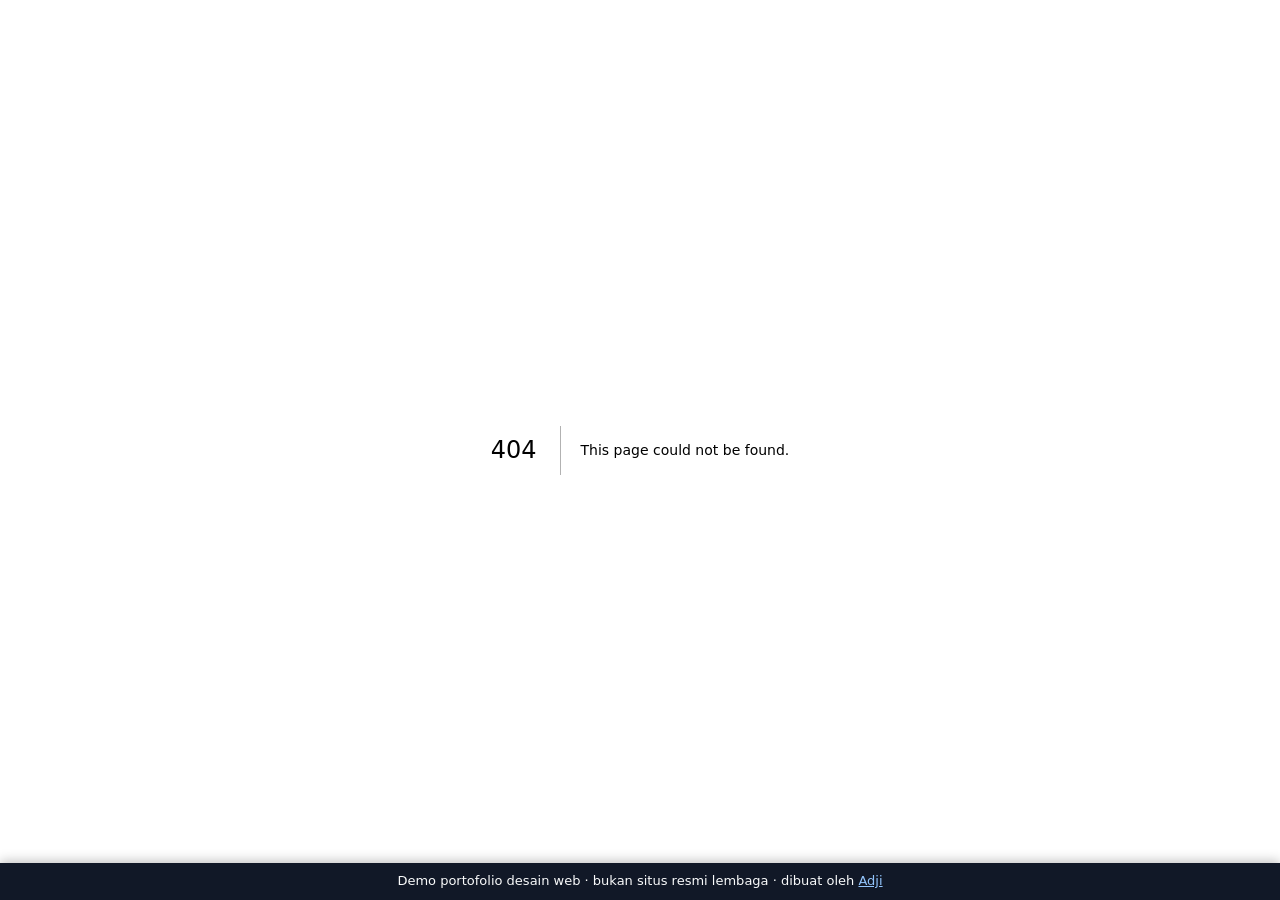
<file: 404/index.html>
<!DOCTYPE html><html lang="id"><head><meta charSet="utf-8"/><meta name="viewport" content="width=device-width, initial-scale=1"/><link rel="stylesheet" href="/_next/static/css/5dcddaaa01a0047f.css" data-precedence="next"/><link rel="preload" as="script" fetchPriority="low" href="/_next/static/chunks/webpack-4eefbf6beb9f5a03.js"/><script src="/_next/static/chunks/fd9d1056-87da80e0c187477b.js" async=""></script><script src="/_next/static/chunks/117-7165dde08273ece6.js" async=""></script><script src="/_next/static/chunks/main-app-1a8e52c43b0e6338.js" async=""></script><script src="/_next/static/chunks/app/layout-051d28071afb5ffc.js" async=""></script><meta name="robots" content="noindex, nofollow"/><link rel="preload" href="/fonts/pjs-var.woff2" as="font" type="font/woff2" crossorigin="anonymous"/><link rel="preload" href="/fonts/noto-jp-700-sub.woff2" as="font" type="font/woff2" crossorigin="anonymous"/><link rel="preload" as="image" href="/img/hero-hp.webp" media="(max-width: 767px)"/><link rel="preload" as="image" href="/img/hero-dk.webp" media="(min-width: 768px)"/><title>404: This page could not be found.</title><meta name="theme-color" content="#7C2D2D"/><title>LPK AITEN — Kerja ke Jepang Jalur Resmi | Magang &amp; Tokutei Ginou Bandung</title><meta name="description" content="LPK Aiten Bandung: lembaga pelatihan kerja untuk bekerja ke Jepang. Program Magang (Jisshusei) dan Tokutei Ginou, 9 bidang kerja, instruktur native Jepang. Cukup DP Rp 3 juta, dana talang 100%, didampingi sampai berangkat."/><meta name="author" content="LPK Aiten"/><meta name="keywords" content="LPK Aiten,LPK Bandung,kerja ke Jepang,magang Jepang,Tokutei Ginou,Jisshusei,Kaigo,pelatihan bahasa Jepang Bandung"/><meta name="robots" content="index, follow"/><meta property="og:title" content="LPK AITEN — Kerja ke Jepang Jalur Resmi | Magang &amp; Tokutei Ginou Bandung"/><meta property="og:description" content="LPK Aiten Bandung: lembaga pelatihan kerja untuk bekerja ke Jepang. Program Magang (Jisshusei) dan Tokutei Ginou, 9 bidang kerja, instruktur native Jepang. Cukup DP Rp 3 juta, dana talang 100%, didampingi sampai berangkat."/><meta property="og:site_name" content="LPK AITEN"/><meta property="og:locale" content="id_ID"/><meta property="og:image" content="https://lpk-aiten.vercel.app/logo.webp"/><meta property="og:image:width" content="360"/><meta property="og:image:height" content="360"/><meta property="og:image:alt" content="Logo LPK Aiten — Lembaga Pelatihan Kerja untuk Bekerja ke Jepang"/><meta property="og:type" content="website"/><meta name="twitter:card" content="summary"/><meta name="twitter:title" content="LPK AITEN — Kerja ke Jepang Jalur Resmi | Magang &amp; Tokutei Ginou Bandung"/><meta name="twitter:description" content="LPK Aiten Bandung: lembaga pelatihan kerja untuk bekerja ke Jepang. Program Magang (Jisshusei) dan Tokutei Ginou, 9 bidang kerja, instruktur native Jepang. Cukup DP Rp 3 juta, dana talang 100%, didampingi sampai berangkat."/><meta name="twitter:image" content="https://lpk-aiten.vercel.app/logo.webp"/><meta name="twitter:image:width" content="360"/><meta name="twitter:image:height" content="360"/><meta name="twitter:image:alt" content="Logo LPK Aiten — Lembaga Pelatihan Kerja untuk Bekerja ke Jepang"/><link rel="icon" href="/icon.png"/><link rel="apple-touch-icon" href="/icon.png"/><script>(function(){try{
  if(!window.matchMedia('(prefers-reduced-motion: reduce)').matches){
    document.documentElement.classList.add('motion-ok');
  }
}catch(e){}})();</script><script type="application/ld+json">{"@context":"https://schema.org","@type":"EducationalOrganization","name":"LPK Aiten","alternateName":"LPK AITEN","description":"LPK Aiten Bandung: lembaga pelatihan kerja untuk bekerja ke Jepang. Program Magang (Jisshusei) dan Tokutei Ginou, 9 bidang kerja, instruktur native Jepang. Cukup DP Rp 3 juta, dana talang 100%, didampingi sampai berangkat.","address":{"@type":"PostalAddress","streetAddress":"Jl. Soekarno-Hatta No. 58 / Jl. Holis No. 217, Kel. Cibuntu","addressLocality":"Kota Bandung","addressRegion":"Jawa Barat","addressCountry":"ID"},"telephone":"+6282210003100","email":"info.lpkaiten@gmail.com","sameAs":["https://instagram.com/lpk.aiten","https://tiktok.com/@lpkaiten"]}</script><script src="/_next/static/chunks/polyfills-42372ed130431b0a.js" noModule=""></script></head><body><a href="#isi" class="lompat">Lompat ke isi halaman</a><div style="font-family:system-ui,&quot;Segoe UI&quot;,Roboto,Helvetica,Arial,sans-serif,&quot;Apple Color Emoji&quot;,&quot;Segoe UI Emoji&quot;;height:100vh;text-align:center;display:flex;flex-direction:column;align-items:center;justify-content:center"><div><style>body{color:#000;background:#fff;margin:0}.next-error-h1{border-right:1px solid rgba(0,0,0,.3)}@media (prefers-color-scheme:dark){body{color:#fff;background:#000}.next-error-h1{border-right:1px solid rgba(255,255,255,.3)}}</style><h1 class="next-error-h1" style="display:inline-block;margin:0 20px 0 0;padding:0 23px 0 0;font-size:24px;font-weight:500;vertical-align:top;line-height:49px">404</h1><div style="display:inline-block"><h2 style="font-size:14px;font-weight:400;line-height:49px;margin:0">This page could not be found.</h2></div></div></div><script src="/_next/static/chunks/webpack-4eefbf6beb9f5a03.js" async=""></script><script>(self.__next_f=self.__next_f||[]).push([0]);self.__next_f.push([2,null])</script><script>self.__next_f.push([1,"1:HL[\"/_next/static/css/5dcddaaa01a0047f.css\",\"style\"]\n"])</script><script>self.__next_f.push([1,"2:I[2846,[],\"\"]\n4:I[4707,[],\"\"]\n5:I[6423,[],\"\"]\n6:I[3529,[\"185\",\"static/chunks/app/layout-051d28071afb5ffc.js\"],\"default\"]\nc:I[1060,[],\"\"]\n7:{\"fontFamily\":\"system-ui,\\\"Segoe UI\\\",Roboto,Helvetica,Arial,sans-serif,\\\"Apple Color Emoji\\\",\\\"Segoe UI Emoji\\\"\",\"height\":\"100vh\",\"textAlign\":\"center\",\"display\":\"flex\",\"flexDirection\":\"column\",\"alignItems\":\"center\",\"justifyContent\":\"center\"}\n8:{\"display\":\"inline-block\",\"margin\":\"0 20px 0 0\",\"padding\":\"0 23px 0 0\",\"fontSize\":24,\"fontWeight\":500,\"verticalAlign\":\"top\",\"lineHeight\":\"49px\"}\n9:{\"display\":\"inline-block\"}\na:{\"fontSize\":14,\"fontWeight\":400,\"lineHeight\":\"49px\",\"margin\":0}\nd:[]\n"])</script><script>self.__next_f.push([1,"0:[\"$\",\"$L2\",null,{\"buildId\":\"C6EFRG701jaIvvUUR12bW\",\"assetPrefix\":\"\",\"urlParts\":[\"\",\"_not-found\",\"\"],\"initialTree\":[\"\",{\"children\":[\"/_not-found\",{\"children\":[\"__PAGE__\",{}]}]},\"$undefined\",\"$undefined\",true],\"initialSeedData\":[\"\",{\"children\":[\"/_not-found\",{\"children\":[\"__PAGE__\",{},[[\"$L3\",[[\"$\",\"title\",null,{\"children\":\"404: This page could not be found.\"}],[\"$\",\"div\",null,{\"style\":{\"fontFamily\":\"system-ui,\\\"Segoe UI\\\",Roboto,Helvetica,Arial,sans-serif,\\\"Apple Color Emoji\\\",\\\"Segoe UI Emoji\\\"\",\"height\":\"100vh\",\"textAlign\":\"center\",\"display\":\"flex\",\"flexDirection\":\"column\",\"alignItems\":\"center\",\"justifyContent\":\"center\"},\"children\":[\"$\",\"div\",null,{\"children\":[[\"$\",\"style\",null,{\"dangerouslySetInnerHTML\":{\"__html\":\"body{color:#000;background:#fff;margin:0}.next-error-h1{border-right:1px solid rgba(0,0,0,.3)}@media (prefers-color-scheme:dark){body{color:#fff;background:#000}.next-error-h1{border-right:1px solid rgba(255,255,255,.3)}}\"}}],[\"$\",\"h1\",null,{\"className\":\"next-error-h1\",\"style\":{\"display\":\"inline-block\",\"margin\":\"0 20px 0 0\",\"padding\":\"0 23px 0 0\",\"fontSize\":24,\"fontWeight\":500,\"verticalAlign\":\"top\",\"lineHeight\":\"49px\"},\"children\":\"404\"}],[\"$\",\"div\",null,{\"style\":{\"display\":\"inline-block\"},\"children\":[\"$\",\"h2\",null,{\"style\":{\"fontSize\":14,\"fontWeight\":400,\"lineHeight\":\"49px\",\"margin\":0},\"children\":\"This page could not be found.\"}]}]]}]}]],null],null],null]},[null,[\"$\",\"$L4\",null,{\"parallelRouterKey\":\"children\",\"segmentPath\":[\"children\",\"/_not-found\",\"children\"],\"error\":\"$undefined\",\"errorStyles\":\"$undefined\",\"errorScripts\":\"$undefined\",\"template\":[\"$\",\"$L5\",null,{}],\"templateStyles\":\"$undefined\",\"templateScripts\":\"$undefined\",\"notFound\":\"$undefined\",\"notFoundStyles\":\"$undefined\"}]],null]},[[[[\"$\",\"link\",\"0\",{\"rel\":\"stylesheet\",\"href\":\"/_next/static/css/5dcddaaa01a0047f.css\",\"precedence\":\"next\",\"crossOrigin\":\"$undefined\"}]],[\"$\",\"html\",null,{\"lang\":\"id\",\"children\":[[\"$\",\"head\",null,{\"children\":[[\"$\",\"link\",null,{\"rel\":\"preload\",\"href\":\"/fonts/pjs-var.woff2\",\"as\":\"font\",\"type\":\"font/woff2\",\"crossOrigin\":\"anonymous\"}],[\"$\",\"link\",null,{\"rel\":\"preload\",\"href\":\"/fonts/noto-jp-700-sub.woff2\",\"as\":\"font\",\"type\":\"font/woff2\",\"crossOrigin\":\"anonymous\"}],[\"$\",\"link\",null,{\"rel\":\"preload\",\"as\":\"image\",\"href\":\"/img/hero-hp.webp\",\"media\":\"(max-width: 767px)\"}],[\"$\",\"link\",null,{\"rel\":\"preload\",\"as\":\"image\",\"href\":\"/img/hero-dk.webp\",\"media\":\"(min-width: 768px)\"}],[\"$\",\"script\",null,{\"dangerouslySetInnerHTML\":{\"__html\":\"(function(){try{\\n  if(!window.matchMedia('(prefers-reduced-motion: reduce)').matches){\\n    document.documentElement.classList.add('motion-ok');\\n  }\\n}catch(e){}})();\"}}],[\"$\",\"script\",null,{\"type\":\"application/ld+json\",\"dangerouslySetInnerHTML\":{\"__html\":\"{\\\"@context\\\":\\\"https://schema.org\\\",\\\"@type\\\":\\\"EducationalOrganization\\\",\\\"name\\\":\\\"LPK Aiten\\\",\\\"alternateName\\\":\\\"LPK AITEN\\\",\\\"description\\\":\\\"LPK Aiten Bandung: lembaga pelatihan kerja untuk bekerja ke Jepang. Program Magang (Jisshusei) dan Tokutei Ginou, 9 bidang kerja, instruktur native Jepang. Cukup DP Rp 3 juta, dana talang 100%, didampingi sampai berangkat.\\\",\\\"address\\\":{\\\"@type\\\":\\\"PostalAddress\\\",\\\"streetAddress\\\":\\\"Jl. Soekarno-Hatta No. 58 / Jl. Holis No. 217, Kel. Cibuntu\\\",\\\"addressLocality\\\":\\\"Kota Bandung\\\",\\\"addressRegion\\\":\\\"Jawa Barat\\\",\\\"addressCountry\\\":\\\"ID\\\"},\\\"telephone\\\":\\\"+6282210003100\\\",\\\"email\\\":\\\"info.lpkaiten@gmail.com\\\",\\\"sameAs\\\":[\\\"https://instagram.com/lpk.aiten\\\",\\\"https://tiktok.com/@lpkaiten\\\"]}\"}}]]}],[\"$\",\"body\",null,{\"children\":[[\"$\",\"$L6\",null,{}],[\"$\",\"a\",null,{\"href\":\"#isi\",\"className\":\"lompat\",\"children\":\"Lompat ke isi halaman\"}],[\"$\",\"$L4\",null,{\"parallelRouterKey\":\"children\",\"segmentPath\":[\"children\"],\"error\":\"$undefined\",\"errorStyles\":\"$undefined\",\"errorScripts\":\"$undefined\",\"template\":[\"$\",\"$L5\",null,{}],\"templateStyles\":\"$undefined\",\"templateScripts\":\"$undefined\",\"notFound\":[[\"$\",\"title\",null,{\"children\":\"404: This page could not be found.\"}],[\"$\",\"div\",null,{\"style\":\"$7\",\"children\":[\"$\",\"div\",null,{\"children\":[[\"$\",\"style\",null,{\"dangerouslySetInnerHTML\":{\"__html\":\"body{color:#000;background:#fff;margin:0}.next-error-h1{border-right:1px solid rgba(0,0,0,.3)}@media (prefers-color-scheme:dark){body{color:#fff;background:#000}.next-error-h1{border-right:1px solid rgba(255,255,255,.3)}}\"}}],[\"$\",\"h1\",null,{\"className\":\"next-error-h1\",\"style\":\"$8\",\"children\":\"404\"}],[\"$\",\"div\",null,{\"style\":\"$9\",\"children\":[\"$\",\"h2\",null,{\"style\":\"$a\",\"children\":\"This page could not be found.\"}]}]]}]}]],\"notFoundStyles\":[]}]]}]]}]],null],null],\"couldBeIntercepted\":false,\"initialHead\":[[\"$\",\"meta\",null,{\"name\":\"robots\",\"content\":\"noindex\"}],\"$Lb\"],\"globalErrorComponent\":\"$c\",\"missingSlots\":\"$Wd\"}]\n"])</script><script>self.__next_f.push([1,"b:[[\"$\",\"meta\",\"0\",{\"name\":\"viewport\",\"content\":\"width=device-width, initial-scale=1\"}],[\"$\",\"meta\",\"1\",{\"name\":\"theme-color\",\"content\":\"#7C2D2D\"}],[\"$\",\"meta\",\"2\",{\"charSet\":\"utf-8\"}],[\"$\",\"title\",\"3\",{\"children\":\"LPK AITEN — Kerja ke Jepang Jalur Resmi | Magang \u0026 Tokutei Ginou Bandung\"}],[\"$\",\"meta\",\"4\",{\"name\":\"description\",\"content\":\"LPK Aiten Bandung: lembaga pelatihan kerja untuk bekerja ke Jepang. Program Magang (Jisshusei) dan Tokutei Ginou, 9 bidang kerja, instruktur native Jepang. Cukup DP Rp 3 juta, dana talang 100%, didampingi sampai berangkat.\"}],[\"$\",\"meta\",\"5\",{\"name\":\"author\",\"content\":\"LPK Aiten\"}],[\"$\",\"meta\",\"6\",{\"name\":\"keywords\",\"content\":\"LPK Aiten,LPK Bandung,kerja ke Jepang,magang Jepang,Tokutei Ginou,Jisshusei,Kaigo,pelatihan bahasa Jepang Bandung\"}],[\"$\",\"meta\",\"7\",{\"name\":\"robots\",\"content\":\"index, follow\"}],[\"$\",\"meta\",\"8\",{\"property\":\"og:title\",\"content\":\"LPK AITEN — Kerja ke Jepang Jalur Resmi | Magang \u0026 Tokutei Ginou Bandung\"}],[\"$\",\"meta\",\"9\",{\"property\":\"og:description\",\"content\":\"LPK Aiten Bandung: lembaga pelatihan kerja untuk bekerja ke Jepang. Program Magang (Jisshusei) dan Tokutei Ginou, 9 bidang kerja, instruktur native Jepang. Cukup DP Rp 3 juta, dana talang 100%, didampingi sampai berangkat.\"}],[\"$\",\"meta\",\"10\",{\"property\":\"og:site_name\",\"content\":\"LPK AITEN\"}],[\"$\",\"meta\",\"11\",{\"property\":\"og:locale\",\"content\":\"id_ID\"}],[\"$\",\"meta\",\"12\",{\"property\":\"og:image\",\"content\":\"https://lpk-aiten.vercel.app/logo.webp\"}],[\"$\",\"meta\",\"13\",{\"property\":\"og:image:width\",\"content\":\"360\"}],[\"$\",\"meta\",\"14\",{\"property\":\"og:image:height\",\"content\":\"360\"}],[\"$\",\"meta\",\"15\",{\"property\":\"og:image:alt\",\"content\":\"Logo LPK Aiten — Lembaga Pelatihan Kerja untuk Bekerja ke Jepang\"}],[\"$\",\"meta\",\"16\",{\"property\":\"og:type\",\"content\":\"website\"}],[\"$\",\"meta\",\"17\",{\"name\":\"twitter:card\",\"content\":\"summary\"}],[\"$\",\"meta\",\"18\",{\"name\":\"twitter:title\",\"content\":\"LPK AITEN — Kerja ke Jepang Jalur Resmi | Magang \u0026 Tokutei Ginou Bandung\"}],[\"$\",\"meta\",\"19\",{\"name\":\"twitter:description\",\"content\":\"LPK Aiten Bandung: lembaga pelatihan kerja untuk bekerja ke Jepang. Program Magang (Jisshusei) dan Tokutei Ginou, 9 bidang kerja, instruktur native Jepang. Cukup DP Rp 3 juta, dana talang 100%, didampingi sampai berangkat.\"}],[\"$\",\"meta\",\"20\",{\"name\":\"twitter:image\",\"content\":\"https://lpk-aiten.vercel.app/logo.webp\"}],[\"$\",\"meta\",\"21\",{\"name\":\"twitter:image:width\",\"content\":\"360\"}],[\"$\",\"meta\",\"22\",{\"name\":\"twitter:image:height\",\"content\":\"360\"}],[\"$\",\"meta\",\"23\",{\"name\":\"twitter:image:alt\",\"content\":\"Logo LPK Aiten — Lembaga Pelatihan Kerja untuk Bekerja ke Jepang\"}],[\"$\",\"link\",\"24\",{\"rel\":\"icon\",\"href\":\"/icon.png\"}],[\"$\",\"link\",\"25\",{\"rel\":\"apple-touch-icon\",\"href\":\"/icon.png\"}]]\n"])</script><script>self.__next_f.push([1,"3:null\n"])</script><!-- penanda demo: project ini portofolio, bukan situs resmi klien -->
<div style="position:fixed;left:0;right:0;bottom:0;z-index:99999;
  background:#111827;color:#f9fafb;font:500 13px/1.45 system-ui,sans-serif;
  padding:9px 14px;text-align:center;box-shadow:0 -2px 12px rgba(0,0,0,.25)">
  Demo portofolio desain web &middot; bukan situs resmi lembaga &middot;
  dibuat oleh <a href="https://portofolioadji-v3.vercel.app" target="_blank"
  rel="noopener" style="color:#93c5fd;text-decoration:underline">Adji</a>
</div>
</body></html>
</file>
<file: _next/static/css/5dcddaaa01a0047f.css>
.topeng-kata{display:inline-block;overflow:hidden;vertical-align:bottom;padding-bottom:.08em;margin-bottom:-.08em}.kata-naik{display:inline-block;will-change:transform}html.motion-ok .kata-naik{transform:translateY(108%)}html.motion-ok .masuk .kata-naik,html.motion-ok .tampil .kata-naik{animation:naikkata .82s cubic-bezier(.16,1,.3,1) both;animation-delay:calc(var(--ke, 0) * 62ms + var(--rv-delay, 0ms))}@keyframes naikkata{0%{transform:translateY(108%)}to{transform:translateY(0)}}.sapu{background-image:linear-gradient(#c6a15b,#c6a15b);background-repeat:no-repeat;background-position:0 88%;background-size:0 .3em;padding-inline:.04em}html.motion-ok .masuk .sapu,html.motion-ok .sapu.tampil,html.motion-ok .tampil .sapu{animation:sapu .9s cubic-bezier(.16,1,.3,1) .45s both}@keyframes sapu{to{background-size:100% .3em}}.nomor-bab{position:absolute;top:-.3em;right:0;font-family:PJS,system-ui,-apple-system,sans-serif;font-size:clamp(5rem,14vw,11rem);line-height:.78;letter-spacing:-.04em;color:transparent;-webkit-text-stroke:1.5px rgba(34,64,107,.14);pointer-events:none;-webkit-user-select:none;-moz-user-select:none;user-select:none}html.motion-ok .nomor-bab{opacity:0;transform:translateY(26px) scale(.96);transition:opacity 1s cubic-bezier(.16,1,.3,1),transform 1.1s cubic-bezier(.16,1,.3,1)}html.motion-ok .nomor-bab.tampil{opacity:1;transform:none}.gelap .nomor-bab{-webkit-text-stroke-color:hsla(40,43%,93%,.16)}.kilau{position:relative;overflow:hidden;isolation:isolate}.kilau:after{content:"";position:absolute;inset:0 auto 0 0;width:55%;transform:translateX(-130%) skewX(-14deg);background:linear-gradient(90deg,transparent,hsla(0,0%,100%,.42),transparent);pointer-events:none;z-index:2}html.motion-ok .kilau:hover:after{animation:kilau .85s cubic-bezier(.4,0,.2,1)}@keyframes kilau{to{transform:translateX(220%) skewX(-14deg)}}.zoom-foto img{transition:transform .75s cubic-bezier(.16,1,.3,1)}html.motion-ok .zoom-foto:hover img{transform:scale(1.055)}.garis-tumbuh{position:relative}.garis-tumbuh:after{content:"";position:absolute;left:0;bottom:-3px;height:1.5px;width:100%;background:currentColor;transform:scaleX(0);transform-origin:left;transition:transform .42s cubic-bezier(.16,1,.3,1)}html.motion-ok .garis-tumbuh:focus-visible:after,html.motion-ok .garis-tumbuh:hover:after{transform:scaleX(1)}.btn svg:last-child{transition:transform .38s cubic-bezier(.16,1,.3,1)}html.motion-ok .btn:hover svg:last-child{transform:translateX(4px)}.progres-gulir{position:fixed;left:0;top:0;height:3px;z-index:60;background:linear-gradient(90deg,#22406b,#c6a15b);width:var(--p,0);pointer-events:none;transition:width .1s linear}.denyut{position:relative}.denyut:before{content:"";position:absolute;inset:0;border-radius:inherit;background:currentColor;opacity:.55}html.motion-ok .denyut:before{animation:denyut 2.1s cubic-bezier(.4,0,.6,1) infinite}@keyframes denyut{0%{transform:scale(1);opacity:.55}70%,to{transform:scale(2.6);opacity:0}}html.motion-ok .titik-alur{opacity:0;transform:scale(.55);transition:opacity .5s cubic-bezier(.16,1,.3,1),transform .6s cubic-bezier(.34,1.56,.64,1)}html.motion-ok .tampil .titik-alur,html.motion-ok .titik-alur.hidup{opacity:1;transform:none}html.motion-ok .rv-kiri{transform:translateX(-34px)}html.motion-ok .rv-kanan,html.motion-ok .rv-kiri{opacity:0;filter:blur(7px);transition:opacity .9s cubic-bezier(.16,1,.3,1),filter .9s cubic-bezier(.16,1,.3,1),transform .9s cubic-bezier(.16,1,.3,1);transition-delay:var(--rv-delay,0ms)}html.motion-ok .rv-kanan{transform:translateX(34px)}html.motion-ok .rv-skala{opacity:0;transform:scale(.94);transition:opacity .85s cubic-bezier(.16,1,.3,1),transform .95s cubic-bezier(.16,1,.3,1);transition-delay:var(--rv-delay,0ms)}html.motion-ok .rv-kanan.tampil,html.motion-ok .rv-kiri.tampil,html.motion-ok .rv-skala.tampil{opacity:1;filter:blur(0);transform:none}.parallax{transform:translate3d(0,var(--y,0),0);will-change:transform}html.motion-ok .napas{animation:napas 9s ease-in-out infinite}@keyframes napas{0%,to{transform:translateY(0) scale(1);opacity:.045}50%{transform:translateY(-14px) scale(1.03);opacity:.075}}@media (prefers-reduced-motion:reduce){.kata-naik,.nomor-bab,.parallax,.rv-kanan,.rv-kiri,.rv-skala,.titik-alur{opacity:1!important;filter:none!important;transform:none!important;animation:none!important;transition:none!important}.sapu{background-size:100% .3em}.denyut:before,.kilau:after{display:none}}:root{--ease-out-expo:cubic-bezier(0.16,1,0.3,1);--ease-in-out:cubic-bezier(0.65,0,0.35,1);--ease-spring:cubic-bezier(0.34,1.56,0.64,1)}.mask{overflow:hidden;vertical-align:bottom;padding-bottom:.1em;margin-bottom:-.1em}.mask,.w{display:inline-block}html.motion-ok .w{transform:translateY(110%);filter:blur(6px);opacity:0;transition:transform .8s var(--ease-out-expo),filter .8s var(--ease-out-expo),opacity .5s var(--ease-out-expo);transition-delay:calc(var(--i, 0) * var(--stag, 90ms))}html.motion-ok .in .w{transform:none;filter:none;opacity:1}.spotlight{position:relative;isolation:isolate}.spotlight:before{content:"";position:absolute;inset:0;border-radius:inherit;background:radial-gradient(240px circle at var(--mx,50%) var(--my,50%),rgba(34,64,107,.35),transparent 70%);opacity:var(--spot,0);transition:opacity .35s var(--ease-out-expo);pointer-events:none;z-index:1}.spotlight>*{position:relative;z-index:2}@media (prefers-reduced-motion:reduce){.spotlight:before{display:none}}.magnet-wadah{display:inline-block;padding:6px;margin:-6px}.magnet-inti{display:inline-block;will-change:transform}@media (prefers-reduced-motion:reduce){.magnet-inti{transform:none!important}}.sv-bingkai{overflow:hidden;background:#22406b;color:#f5f0e6;padding-block:14px;contain:content}.sv-trek{display:flex;width:-moz-max-content;width:max-content;will-change:transform}.sv-satu{display:inline-flex;align-items:center;flex:none;font-size:clamp(.78rem,1.5vw,.95rem);font-weight:600;letter-spacing:.14em;text-transform:uppercase;white-space:nowrap}.sv-pemisah{padding-inline:1.6rem;color:#b08d3e}@media (prefers-reduced-motion:reduce){.sv-trek{transform:none!important}.sv-satu:not(:first-child){display:none}}.metaballs,.metaballs-statis{position:absolute;inset:0;z-index:0;pointer-events:none}.metaballs{pointer-events:auto}.metaballs canvas{display:block}.metaballs-statis{background:radial-gradient(42rem 30rem at 72% 28%,rgba(34,64,107,.55),transparent 68%),radial-gradient(26rem 20rem at 24% 72%,rgba(176,141,62,.22),transparent 70%),radial-gradient(50rem 40rem at 50% 50%,rgba(27,25,23,.4),transparent 75%)}.hero-tirai{position:absolute;inset:0;z-index:1;pointer-events:none;background:linear-gradient(100deg,rgba(27,25,23,.96),rgba(27,25,23,.92) 46%,rgba(27,25,23,.72) 68%,rgba(27,25,23,.35) 82%,rgba(27,25,23,.1))}@media (max-width:1023px){.hero-tirai{background:linear-gradient(180deg,rgba(27,25,23,.9),rgba(27,25,23,.82) 55%,rgba(27,25,23,.92))}}.bb{position:fixed;inset:0;z-index:100;display:grid;place-items:center;perspective:1200px;perspective-origin:50% 50%;pointer-events:auto}.bb-panel{position:absolute;top:-2%;bottom:-2%;width:20.4vw;left:calc(var(--i) * 20vw - .2vw);background:repeating-linear-gradient(92deg,hsla(40,43%,93%,.014),hsla(40,43%,93%,.014) 1px,transparent 0,transparent 4px),repeating-linear-gradient(2deg,hsla(40,43%,93%,.01),hsla(40,43%,93%,.01) 1px,transparent 0,transparent 7px),#1b1917;box-shadow:inset 1px 0 0 rgba(0,0,0,.45);transform-origin:calc(50% - var(--sisi) * 50%) 50%;transform:rotateY(calc(var(--sisi) * 8deg));transition:transform .75s var(--ease-out-expo),opacity .4s var(--ease-out-expo);transition-delay:calc(var(--i) * 70ms);backface-visibility:hidden}.bb-keluar .bb-panel{transform:rotateY(calc(var(--sisi) * 100deg));opacity:0}.bb-isi{position:relative;z-index:2;display:grid;justify-items:center;gap:20px;transition:opacity .3s var(--ease-out-expo)}.bb-keluar .bb-isi{opacity:0}.bb-hanko{font-size:clamp(3.4rem,11vw,6.5rem);font-weight:700;line-height:1;color:#f5f0e6;animation:bb-hanko-masuk .7s var(--ease-out-expo) both}@keyframes bb-hanko-masuk{0%{transform:scale(.92);filter:blur(12px);opacity:0}to{transform:scale(1);filter:blur(0);opacity:1}}.bb-garis{width:180px;height:2px;background:#b08d3e;transform-origin:center;animation:bb-garis 1.3s var(--ease-out-expo) .2s both}@keyframes bb-garis{0%{transform:scaleX(0)}to{transform:scaleX(1)}}.bb-counter{font-family:PJS,system-ui,-apple-system,sans-serif;font-size:1.05rem;font-weight:700;letter-spacing:.1em;color:hsla(40,43%,93%,.75);font-variant-numeric:tabular-nums;min-width:3ch;text-align:center}html.motion-ok .hero-foto{clip-path:inset(0 0 100% 0);transition:clip-path 1s var(--ease-out-expo)}html.motion-ok .hero-siap .hero-foto{clip-path:inset(0 0 0 0)}html.motion-ok .hero-kartu{opacity:0;transform:translateY(16px) scale(.94);transition:opacity .5s var(--ease-out-expo),transform .6s var(--ease-spring);transition-delay:.3s}html.motion-ok .hero-siap .hero-kartu{opacity:1;transform:none}html.motion-ok .hero-watermark{opacity:0;transition:opacity 1.2s var(--ease-out-expo)}html.motion-ok .hero-siap .hero-watermark{opacity:1}@media (prefers-reduced-motion:reduce){.hero-foto,.hero-kartu,.hero-watermark,.w{opacity:1!important;filter:none!important;transform:none!important;clip-path:none!important;transition:none!important;animation:none!important}.bb{display:none}}.sampul{font-family:PJS,system-ui,-apple-system,sans-serif;font-size:clamp(2.3rem,8vw,7rem);font-weight:800;line-height:.98;text-wrap:balance}.h2,.mega,.sampul{letter-spacing:-.02em}.h2,.h3,.mega{font-weight:700}.h3{letter-spacing:-.015em}.eyebrow{font-weight:700;letter-spacing:.08em}@keyframes rapat{0%{opacity:0;letter-spacing:.12em}to{opacity:1;letter-spacing:.08em}}html.motion-ok .rapat-masuk .eyebrow,html.motion-ok .rapat-masuk.eyebrow{animation:rapat .6s var(--ease-out-expo) both;animation-delay:var(--rv-delay,0ms)}html.motion-ok .rv-rapat .eyebrow{opacity:0;letter-spacing:.12em;transition:opacity .6s var(--ease-out-expo),letter-spacing .6s var(--ease-out-expo)}html.motion-ok .rv-rapat.tampil .eyebrow{opacity:1;letter-spacing:.08em}.wipe{position:relative;overflow:hidden;isolation:isolate}.wipe:after{content:"";position:absolute;inset:0;background:#22406b;transform-origin:right center;z-index:3;pointer-events:none}html.motion-ok .wipe:after{transform:translateX(0);transition:transform .6s var(--ease-out-expo);transition-delay:var(--rv-delay,0ms)}html.motion-ok .wipe.tampil:after{transform:translateX(101%)}html.motion-ok .wipe img{transition:transform .9s var(--ease-out-expo);transition-delay:var(--rv-delay,0ms)}html.motion-ok .wipe.siap img{transform:scale(1.06)}html.motion-ok .wipe.siap.tampil img{transform:scale(1)}html.motion-ok .wipe.tampil.zoom-foto:hover img{transform:scale(1.055)}.divider-gold{height:1px;background:#b08d3e;transform-origin:left center}html.motion-ok .divider-gold{transform:scaleX(0);transition:transform .7s var(--ease-out-expo);transition-delay:var(--rv-delay,0ms)}html.motion-ok .divider-gold.tampil,html.motion-ok .tampil .divider-gold{transform:scaleX(1)}.wipe-bg{position:relative;isolation:isolate}.wipe-bg:before{content:"";position:absolute;inset:0;background:#1b1917;transform-origin:center;z-index:-1}html.motion-ok .wipe-bg:before{transform:scaleY(0);transition:transform .5s var(--ease-in-out)}html.motion-ok .wipe-bg.tampil:before{transform:scaleY(1)}.hero-tirai3{position:absolute;inset:0;z-index:1;pointer-events:none;background:linear-gradient(180deg,rgba(27,25,23,0) 0,rgba(27,25,23,.1) 40%,rgba(27,25,23,.55) 72%,rgba(27,25,23,.9)),linear-gradient(100deg,rgba(27,25,23,.97),rgba(27,25,23,.95) 38%,rgba(27,25,23,.86) 54%,rgba(27,25,23,.45) 68%,rgba(27,25,23,.12) 84%,rgba(27,25,23,0))}@media (max-width:767px){.hero-tirai3{inset:auto 0 0 0;height:58%;background:linear-gradient(180deg,rgba(27,25,23,0) 0,rgba(27,25,23,.85) 42%,#1b1917 70%)}}.baris-meta{display:flex;flex-wrap:wrap;align-items:center;gap:0;font-family:PJS,system-ui,sans-serif;font-size:clamp(.64rem,1.1vw,.76rem);font-weight:700;letter-spacing:.08em;text-transform:uppercase;color:hsla(0,0%,100%,.92)}.baris-meta>li{padding-block:4px;padding-inline-end:.9rem}.baris-meta>li+li{padding-inline-start:.9rem;border-left:1px solid rgba(176,141,62,.75)}html.motion-ok .hero-img{will-change:transform}.btn-ai{background:#22406b;color:#fff}.btn-ai:hover{background:#1a3254}.btn-outline-putih{background:transparent;color:#fff;box-shadow:inset 0 0 0 1.5px hsla(0,0%,100%,.55)}.btn-outline-putih:hover{box-shadow:inset 0 0 0 1.5px #fff;background:hsla(0,0%,100%,.08)}.hanko{display:inline-flex;align-items:center;justify-content:center;gap:6px;min-height:34px;padding:6px 15px;border:1px solid #b08d3e;border-radius:999px;font-size:.7rem;font-weight:700;letter-spacing:.1em;text-transform:uppercase;color:#7b622b}.gelap .hanko,.hanko-gelap{color:#b08d3e}.alur-garis{transform-origin:top center}html.motion-ok .alur-garis{transform:scaleY(0);transition:transform .9s var(--ease-out-expo)}html.motion-ok .alur-garis.tampil,html.motion-ok .tampil .alur-garis{transform:scaleY(1)}@media (prefers-reduced-motion:reduce){.alur-garis,.baris-meta,.divider-gold,.hero-img,.sampul{opacity:1!important;transform:none!important;animation:none!important;transition:none!important}.eyebrow{letter-spacing:.08em!important}.wipe:after{display:none}.wipe img,.wipe-bg:before{transform:none!important}}.label-tegak{writing-mode:vertical-rl;text-orientation:upright;word-break:keep-all;line-break:strict;border-end-end-radius:10px}@media (max-width:767px){.parallax{transform:none!important}}*,:after,:before{--tw-border-spacing-x:0;--tw-border-spacing-y:0;--tw-translate-x:0;--tw-translate-y:0;--tw-rotate:0;--tw-skew-x:0;--tw-skew-y:0;--tw-scale-x:1;--tw-scale-y:1;--tw-pan-x: ;--tw-pan-y: ;--tw-pinch-zoom: ;--tw-scroll-snap-strictness:proximity;--tw-gradient-from-position: ;--tw-gradient-via-position: ;--tw-gradient-to-position: ;--tw-ordinal: ;--tw-slashed-zero: ;--tw-numeric-figure: ;--tw-numeric-spacing: ;--tw-numeric-fraction: ;--tw-ring-inset: ;--tw-ring-offset-width:0px;--tw-ring-offset-color:#fff;--tw-ring-color:rgba(59,130,246,.5);--tw-ring-offset-shadow:0 0 #0000;--tw-ring-shadow:0 0 #0000;--tw-shadow:0 0 #0000;--tw-shadow-colored:0 0 #0000;--tw-blur: ;--tw-brightness: ;--tw-contrast: ;--tw-grayscale: ;--tw-hue-rotate: ;--tw-invert: ;--tw-saturate: ;--tw-sepia: ;--tw-drop-shadow: ;--tw-backdrop-blur: ;--tw-backdrop-brightness: ;--tw-backdrop-contrast: ;--tw-backdrop-grayscale: ;--tw-backdrop-hue-rotate: ;--tw-backdrop-invert: ;--tw-backdrop-opacity: ;--tw-backdrop-saturate: ;--tw-backdrop-sepia: ;--tw-contain-size: ;--tw-contain-layout: ;--tw-contain-paint: ;--tw-contain-style: }::backdrop{--tw-border-spacing-x:0;--tw-border-spacing-y:0;--tw-translate-x:0;--tw-translate-y:0;--tw-rotate:0;--tw-skew-x:0;--tw-skew-y:0;--tw-scale-x:1;--tw-scale-y:1;--tw-pan-x: ;--tw-pan-y: ;--tw-pinch-zoom: ;--tw-scroll-snap-strictness:proximity;--tw-gradient-from-position: ;--tw-gradient-via-position: ;--tw-gradient-to-position: ;--tw-ordinal: ;--tw-slashed-zero: ;--tw-numeric-figure: ;--tw-numeric-spacing: ;--tw-numeric-fraction: ;--tw-ring-inset: ;--tw-ring-offset-width:0px;--tw-ring-offset-color:#fff;--tw-ring-color:rgba(59,130,246,.5);--tw-ring-offset-shadow:0 0 #0000;--tw-ring-shadow:0 0 #0000;--tw-shadow:0 0 #0000;--tw-shadow-colored:0 0 #0000;--tw-blur: ;--tw-brightness: ;--tw-contrast: ;--tw-grayscale: ;--tw-hue-rotate: ;--tw-invert: ;--tw-saturate: ;--tw-sepia: ;--tw-drop-shadow: ;--tw-backdrop-blur: ;--tw-backdrop-brightness: ;--tw-backdrop-contrast: ;--tw-backdrop-grayscale: ;--tw-backdrop-hue-rotate: ;--tw-backdrop-invert: ;--tw-backdrop-opacity: ;--tw-backdrop-saturate: ;--tw-backdrop-sepia: ;--tw-contain-size: ;--tw-contain-layout: ;--tw-contain-paint: ;--tw-contain-style: }

/* ! tailwindcss v3.4.17 | MIT License | https://tailwindcss.com */*,:after,:before{box-sizing:border-box;border:0 solid #e5e7eb}:after,:before{--tw-content:""}:host,html{line-height:1.5;-webkit-text-size-adjust:100%;-moz-tab-size:4;-o-tab-size:4;tab-size:4;font-family:ui-sans-serif,system-ui,sans-serif,Apple Color Emoji,Segoe UI Emoji,Segoe UI Symbol,Noto Color Emoji;font-feature-settings:normal;font-variation-settings:normal;-webkit-tap-highlight-color:transparent}body{margin:0;line-height:inherit}hr{height:0;color:inherit;border-top-width:1px}abbr:where([title]){-webkit-text-decoration:underline dotted;text-decoration:underline dotted}h1,h2,h3,h4,h5,h6{font-size:inherit;font-weight:inherit}a{color:inherit;text-decoration:inherit}b,strong{font-weight:bolder}code,kbd,pre,samp{font-family:ui-monospace,SFMono-Regular,Menlo,Monaco,Consolas,Liberation Mono,Courier New,monospace;font-feature-settings:normal;font-variation-settings:normal;font-size:1em}small{font-size:80%}sub,sup{font-size:75%;line-height:0;position:relative;vertical-align:baseline}sub{bottom:-.25em}sup{top:-.5em}table{text-indent:0;border-color:inherit;border-collapse:collapse}button,input,optgroup,select,textarea{font-family:inherit;font-feature-settings:inherit;font-variation-settings:inherit;font-size:100%;font-weight:inherit;line-height:inherit;letter-spacing:inherit;color:inherit;margin:0;padding:0}button,select{text-transform:none}button,input:where([type=button]),input:where([type=reset]),input:where([type=submit]){-webkit-appearance:button;background-color:transparent;background-image:none}:-moz-focusring{outline:auto}:-moz-ui-invalid{box-shadow:none}progress{vertical-align:baseline}::-webkit-inner-spin-button,::-webkit-outer-spin-button{height:auto}[type=search]{-webkit-appearance:textfield;outline-offset:-2px}::-webkit-search-decoration{-webkit-appearance:none}::-webkit-file-upload-button{-webkit-appearance:button;font:inherit}summary{display:list-item}blockquote,dd,dl,figure,h1,h2,h3,h4,h5,h6,hr,p,pre{margin:0}fieldset{margin:0}fieldset,legend{padding:0}menu,ol,ul{list-style:none;margin:0;padding:0}dialog{padding:0}textarea{resize:vertical}input::-moz-placeholder,textarea::-moz-placeholder{opacity:1;color:#9ca3af}input::placeholder,textarea::placeholder{opacity:1;color:#9ca3af}[role=button],button{cursor:pointer}:disabled{cursor:default}audio,canvas,embed,iframe,img,object,svg,video{display:block;vertical-align:middle}img,video{max-width:100%;height:auto}[hidden]:where(:not([hidden=until-found])){display:none}.sr-only{position:absolute;width:1px;height:1px;padding:0;margin:-1px;overflow:hidden;clip:rect(0,0,0,0);white-space:nowrap;border-width:0}.pointer-events-none{pointer-events:none}.pointer-events-auto{pointer-events:auto}.static{position:static}.fixed{position:fixed}.absolute{position:absolute}.relative{position:relative}.sticky{position:sticky}.inset-0{inset:0}.inset-x-0{left:0;right:0}.-left-11{left:-2.75rem}.bottom-5{bottom:1.25rem}.left-0{left:0}.left-4{left:1rem}.right-3{right:.75rem}.right-4{right:1rem}.right-5{right:1.25rem}.right-\[-1\%\]{right:-1%}.top-0{top:0}.top-3{top:.75rem}.top-4{top:1rem}.top-\[6\%\]{top:6%}.isolate{isolation:isolate}.z-10{z-index:10}.z-30{z-index:30}.z-40{z-index:40}.z-50{z-index:50}.z-\[1\]{z-index:1}.z-\[2\]{z-index:2}.z-\[4\]{z-index:4}.z-\[60\]{z-index:60}.my-6{margin-top:1.5rem;margin-bottom:1.5rem}.mb-1\.5{margin-bottom:.375rem}.mb-2{margin-bottom:.5rem}.ml-2{margin-left:.5rem}.mt-0\.5{margin-top:.125rem}.mt-1{margin-top:.25rem}.mt-1\.5{margin-top:.375rem}.mt-10{margin-top:2.5rem}.mt-2{margin-top:.5rem}.mt-2\.5{margin-top:.625rem}.mt-3{margin-top:.75rem}.mt-4{margin-top:1rem}.mt-5{margin-top:1.25rem}.mt-6{margin-top:1.5rem}.mt-7{margin-top:1.75rem}.mt-8{margin-top:2rem}.mt-9{margin-top:2.25rem}.mt-\[0\.45rem\]{margin-top:.45rem}.mt-auto{margin-top:auto}.block{display:block}.inline-block{display:inline-block}.flex{display:flex}.inline-flex{display:inline-flex}.table{display:table}.table-caption{display:table-caption}.grid{display:grid}.hidden{display:none}.aspect-\[16\/10\]{aspect-ratio:16/10}.aspect-\[16\/9\]{aspect-ratio:16/9}.aspect-\[4\/3\]{aspect-ratio:4/3}.h-1\.5{height:.375rem}.h-10{height:2.5rem}.h-11{height:2.75rem}.h-12{height:3rem}.h-14{height:3.5rem}.h-4{height:1rem}.h-5{height:1.25rem}.h-6{height:1.5rem}.h-7{height:1.75rem}.h-8{height:2rem}.h-\[72px\]{height:72px}.h-full{height:100%}.max-h-\[78vh\]{max-height:78vh}.max-h-full{max-height:100%}.\!min-h-\[42px\]{min-height:42px!important}.min-h-0{min-height:0}.min-h-\[32px\]{min-height:32px}.min-h-\[40px\]{min-height:40px}.min-h-\[44px\]{min-height:44px}.min-h-\[48px\]{min-height:48px}.min-h-\[56px\]{min-height:56px}.min-h-\[60px\]{min-height:60px}.w-1\.5{width:.375rem}.w-10{width:2.5rem}.w-11{width:2.75rem}.w-12{width:3rem}.w-14{width:3.5rem}.w-4{width:1rem}.w-5{width:1.25rem}.w-6{width:1.5rem}.w-7{width:1.75rem}.w-8{width:2rem}.w-\[4\.5rem\]{width:4.5rem}.w-auto{width:auto}.w-full{width:100%}.min-w-0{min-width:0}.min-w-\[34rem\]{min-width:34rem}.max-w-4xl{max-width:56rem}.max-w-\[12rem\]{max-width:12rem}.max-w-\[14rem\]{max-width:14rem}.max-w-\[26ch\]{max-width:26ch}.max-w-\[28ch\]{max-width:28ch}.max-w-\[30ch\]{max-width:30ch}.max-w-\[32ch\]{max-width:32ch}.max-w-\[34ch\]{max-width:34ch}.max-w-\[42rem\]{max-width:42rem}.max-w-\[46ch\]{max-width:46ch}.max-w-\[50ch\]{max-width:50ch}.max-w-\[52ch\]{max-width:52ch}.max-w-\[52rem\]{max-width:52rem}.max-w-\[54ch\]{max-width:54ch}.max-w-\[54rem\]{max-width:54rem}.max-w-full{max-width:100%}.flex-1{flex:1 1 0%}.shrink-0{flex-shrink:0}.border-collapse{border-collapse:collapse}.translate-y-0{--tw-translate-y:0px}.translate-y-0,.translate-y-4{transform:translate(var(--tw-translate-x),var(--tw-translate-y)) rotate(var(--tw-rotate)) skewX(var(--tw-skew-x)) skewY(var(--tw-skew-y)) scaleX(var(--tw-scale-x)) scaleY(var(--tw-scale-y))}.translate-y-4{--tw-translate-y:1rem}.rotate-180{--tw-rotate:180deg}.rotate-180,.transform{transform:translate(var(--tw-translate-x),var(--tw-translate-y)) rotate(var(--tw-rotate)) skewX(var(--tw-skew-x)) skewY(var(--tw-skew-y)) scaleX(var(--tw-scale-x)) scaleY(var(--tw-scale-y))}.cursor-pointer{cursor:pointer}.select-none{-webkit-user-select:none;-moz-user-select:none;user-select:none}.resize{resize:both}.grid-cols-2{grid-template-columns:repeat(2,minmax(0,1fr))}.grid-cols-\[7\.6rem_1fr\]{grid-template-columns:7.6rem 1fr}.flex-col{flex-direction:column}.items-start{align-items:flex-start}.items-center{align-items:center}.items-baseline{align-items:baseline}.items-stretch{align-items:stretch}.justify-end{justify-content:flex-end}.justify-center{justify-content:center}.justify-between{justify-content:space-between}.gap-1{gap:.25rem}.gap-10{gap:2.5rem}.gap-2{gap:.5rem}.gap-2\.5{gap:.625rem}.gap-3{gap:.75rem}.gap-3\.5{gap:.875rem}.gap-4{gap:1rem}.gap-5{gap:1.25rem}.gap-6{gap:1.5rem}.gap-9{gap:2.25rem}.gap-x-4{-moz-column-gap:1rem;column-gap:1rem}.gap-x-6{-moz-column-gap:1.5rem;column-gap:1.5rem}.gap-y-1{row-gap:.25rem}.gap-y-7{row-gap:1.75rem}.space-y-2>:not([hidden])~:not([hidden]){--tw-space-y-reverse:0;margin-top:calc(.5rem * calc(1 - var(--tw-space-y-reverse)));margin-bottom:calc(.5rem * var(--tw-space-y-reverse))}.space-y-2\.5>:not([hidden])~:not([hidden]){--tw-space-y-reverse:0;margin-top:calc(.625rem * calc(1 - var(--tw-space-y-reverse)));margin-bottom:calc(.625rem * var(--tw-space-y-reverse))}.space-y-3>:not([hidden])~:not([hidden]){--tw-space-y-reverse:0;margin-top:calc(.75rem * calc(1 - var(--tw-space-y-reverse)));margin-bottom:calc(.75rem * var(--tw-space-y-reverse))}.space-y-3\.5>:not([hidden])~:not([hidden]){--tw-space-y-reverse:0;margin-top:calc(.875rem * calc(1 - var(--tw-space-y-reverse)));margin-bottom:calc(.875rem * var(--tw-space-y-reverse))}.space-y-4>:not([hidden])~:not([hidden]){--tw-space-y-reverse:0;margin-top:calc(1rem * calc(1 - var(--tw-space-y-reverse)));margin-bottom:calc(1rem * var(--tw-space-y-reverse))}.space-y-5>:not([hidden])~:not([hidden]){--tw-space-y-reverse:0;margin-top:calc(1.25rem * calc(1 - var(--tw-space-y-reverse)));margin-bottom:calc(1.25rem * var(--tw-space-y-reverse))}.overflow-hidden{overflow:hidden}.overflow-x-auto{overflow-x:auto}.break-all{word-break:break-all}.rounded-\[18px\]{border-radius:18px}.rounded-full{border-radius:9999px}.rounded-lg{border-radius:.5rem}.rounded-xl{border-radius:.75rem}.border{border-width:1px}.border-0{border-width:0}.border-y{border-top-width:1px}.border-b,.border-y{border-bottom-width:1px}.border-t{border-top-width:1px}.border-gold{--tw-border-opacity:1;border-color:rgb(176 141 62/var(--tw-border-opacity,1))}.border-kinari\/15{border-color:hsla(40,43%,93%,.15)}.border-kinari\/20{border-color:hsla(40,43%,93%,.2)}.border-sumi\/10{border-color:rgba(27,25,23,.1)}.border-sumi\/15{border-color:rgba(27,25,23,.15)}.border-sumi\/20{border-color:rgba(27,25,23,.2)}.bg-ai{--tw-bg-opacity:1;background-color:rgb(34 64 107/var(--tw-bg-opacity,1))}.bg-ai\/10{background-color:rgba(34,64,107,.1)}.bg-ai\/25{background-color:rgba(34,64,107,.25)}.bg-gold{--tw-bg-opacity:1;background-color:rgb(176 141 62/var(--tw-bg-opacity,1))}.bg-kinari{--tw-bg-opacity:1;background-color:rgb(245 240 230/var(--tw-bg-opacity,1))}.bg-kinari-tua{--tw-bg-opacity:1;background-color:rgb(235 228 214/var(--tw-bg-opacity,1))}.bg-kinari\/10{background-color:hsla(40,43%,93%,.1)}.bg-kinari\/95{background-color:hsla(40,43%,93%,.95)}.bg-kinari\/\[0\.07\]{background-color:hsla(40,43%,93%,.07)}.bg-sumi{--tw-bg-opacity:1;background-color:rgb(27 25 23/var(--tw-bg-opacity,1))}.bg-sumi\/85{background-color:rgba(27,25,23,.85)}.bg-sumi\/90{background-color:rgba(27,25,23,.9)}.bg-transparent{background-color:transparent}.bg-wa{--tw-bg-opacity:1;background-color:rgb(17 130 63/var(--tw-bg-opacity,1))}.bg-wa\/10{background-color:rgba(17,130,63,.1)}.bg-white{--tw-bg-opacity:1;background-color:rgb(255 255 255/var(--tw-bg-opacity,1))}.bg-white\/\[0\.06\]{background-color:hsla(0,0%,100%,.06)}.bg-gradient-to-b{background-image:linear-gradient(to bottom,var(--tw-gradient-stops))}.bg-gradient-to-r{background-image:linear-gradient(to right,var(--tw-gradient-stops))}.from-sumi{--tw-gradient-from:#1b1917 var(--tw-gradient-from-position);--tw-gradient-to:rgba(27,25,23,0) var(--tw-gradient-to-position);--tw-gradient-stops:var(--tw-gradient-from),var(--tw-gradient-to)}.from-sumi\/85{--tw-gradient-from:rgba(27,25,23,.85) var(--tw-gradient-from-position);--tw-gradient-to:rgba(27,25,23,0) var(--tw-gradient-to-position);--tw-gradient-stops:var(--tw-gradient-from),var(--tw-gradient-to)}.via-sumi\/45{--tw-gradient-to:rgba(27,25,23,0) var(--tw-gradient-to-position);--tw-gradient-stops:var(--tw-gradient-from),rgba(27,25,23,.45) var(--tw-gradient-via-position),var(--tw-gradient-to)}.via-sumi\/90{--tw-gradient-to:rgba(27,25,23,0) var(--tw-gradient-to-position);--tw-gradient-stops:var(--tw-gradient-from),rgba(27,25,23,.9) var(--tw-gradient-via-position),var(--tw-gradient-to)}.to-sumi\/70{--tw-gradient-to:rgba(27,25,23,.7) var(--tw-gradient-to-position)}.to-transparent{--tw-gradient-to:transparent var(--tw-gradient-to-position)}.object-contain{-o-object-fit:contain;object-fit:contain}.object-cover{-o-object-fit:cover;object-fit:cover}.p-1\.5{padding:.375rem}.p-4{padding:1rem}.p-5{padding:1.25rem}.p-6{padding:1.5rem}.\!px-4{padding-left:1rem!important;padding-right:1rem!important}.px-2{padding-left:.5rem;padding-right:.5rem}.px-2\.5{padding-left:.625rem;padding-right:.625rem}.px-3{padding-left:.75rem;padding-right:.75rem}.px-3\.5{padding-left:.875rem;padding-right:.875rem}.px-4{padding-left:1rem;padding-right:1rem}.px-5{padding-left:1.25rem;padding-right:1.25rem}.px-6{padding-left:1.5rem;padding-right:1.5rem}.py-16{padding-top:4rem;padding-bottom:4rem}.py-2\.5{padding-top:.625rem;padding-bottom:.625rem}.py-3{padding-top:.75rem;padding-bottom:.75rem}.py-3\.5{padding-top:.875rem;padding-bottom:.875rem}.py-4{padding-top:1rem;padding-bottom:1rem}.py-5{padding-top:1.25rem;padding-bottom:1.25rem}.pb-10{padding-bottom:2.5rem}.pb-3\.5{padding-bottom:.875rem}.pb-5{padding-bottom:1.25rem}.pb-6{padding-bottom:1.5rem}.pl-11{padding-left:2.75rem}.pt-1{padding-top:.25rem}.pt-14{padding-top:3.5rem}.pt-2{padding-top:.5rem}.pt-4{padding-top:1rem}.pt-5{padding-top:1.25rem}.pt-6{padding-top:1.5rem}.pt-8{padding-top:2rem}.text-left{text-align:left}.text-center{text-align:center}.text-right{text-align:right}.font-display{font-family:PJS,system-ui,-apple-system,sans-serif}.text-\[0\.6rem\]{font-size:.6rem}.text-\[0\.72rem\]{font-size:.72rem}.text-\[0\.76rem\]{font-size:.76rem}.text-\[0\.78rem\]{font-size:.78rem}.text-\[0\.7rem\]{font-size:.7rem}.text-\[0\.82rem\]{font-size:.82rem}.text-\[0\.84rem\]{font-size:.84rem}.text-\[0\.86rem\]{font-size:.86rem}.text-\[0\.88rem\]{font-size:.88rem}.text-\[0\.8rem\]{font-size:.8rem}.text-\[0\.92rem\]{font-size:.92rem}.text-\[0\.94rem\]{font-size:.94rem}.text-\[0\.98rem\]{font-size:.98rem}.text-\[0\.9rem\]{font-size:.9rem}.text-\[1\.05rem\]{font-size:1.05rem}.text-\[1\.4rem\]{font-size:1.4rem}.text-\[1\.5rem\]{font-size:1.5rem}.text-\[1\.7rem\]{font-size:1.7rem}.text-\[1rem\]{font-size:1rem}.text-\[2\.1rem\]{font-size:2.1rem}.text-\[22vw\]{font-size:22vw}.text-base{font-size:1rem;line-height:1.5rem}.text-sm{font-size:.875rem;line-height:1.25rem}.text-xl{font-size:1.25rem;line-height:1.75rem}.font-bold{font-weight:700}.font-extrabold{font-weight:800}.font-medium{font-weight:500}.font-normal{font-weight:400}.font-semibold{font-weight:600}.uppercase{text-transform:uppercase}.tabular-nums{--tw-numeric-spacing:tabular-nums;font-variant-numeric:var(--tw-ordinal) var(--tw-slashed-zero) var(--tw-numeric-figure) var(--tw-numeric-spacing) var(--tw-numeric-fraction)}.leading-none{line-height:1}.leading-relaxed{line-height:1.625}.leading-snug{line-height:1.375}.leading-tight{line-height:1.25}.tracking-\[0\.08em\]{letter-spacing:.08em}.tracking-\[0\.12em\]{letter-spacing:.12em}.tracking-\[0\.14em\]{letter-spacing:.14em}.tracking-\[0\.1em\]{letter-spacing:.1em}.tracking-tight{letter-spacing:-.025em}.text-ai{--tw-text-opacity:1;color:rgb(34 64 107/var(--tw-text-opacity,1))}.text-gold{--tw-text-opacity:1;color:rgb(176 141 62/var(--tw-text-opacity,1))}.text-gold-teks{--tw-text-opacity:1;color:rgb(123 98 43/var(--tw-text-opacity,1))}.text-kinari{--tw-text-opacity:1;color:rgb(245 240 230/var(--tw-text-opacity,1))}.text-kinari\/60{color:hsla(40,43%,93%,.6)}.text-kinari\/70{color:hsla(40,43%,93%,.7)}.text-kinari\/75{color:hsla(40,43%,93%,.75)}.text-kinari\/80{color:hsla(40,43%,93%,.8)}.text-kinari\/85{color:hsla(40,43%,93%,.85)}.text-kinari\/90{color:hsla(40,43%,93%,.9)}.text-sumi{--tw-text-opacity:1;color:rgb(27 25 23/var(--tw-text-opacity,1))}.text-sumi\/75{color:rgba(27,25,23,.75)}.text-sumi\/80{color:rgba(27,25,23,.8)}.text-wa{--tw-text-opacity:1;color:rgb(17 130 63/var(--tw-text-opacity,1))}.text-white{--tw-text-opacity:1;color:rgb(255 255 255/var(--tw-text-opacity,1))}.text-white\/70{color:hsla(0,0%,100%,.7)}.text-white\/90{color:hsla(0,0%,100%,.9)}.text-white\/\[0\.08\]{color:hsla(0,0%,100%,.08)}.accent-gold{accent-color:#b08d3e}.opacity-0{opacity:0}.opacity-100{opacity:1}.shadow-\[0_10px_30px_-8px_rgba\(0\2c 0\2c 0\2c 0\.5\)\]{--tw-shadow:0 10px 30px -8px rgba(0,0,0,.5);--tw-shadow-colored:0 10px 30px -8px var(--tw-shadow-color);box-shadow:var(--tw-ring-offset-shadow,0 0 #0000),var(--tw-ring-shadow,0 0 #0000),var(--tw-shadow)}.shadow-\[0_1px_0_rgba\(31\2c 26\2c 23\2c 0\.1\)\]{--tw-shadow:0 1px 0 rgba(31,26,23,.1);--tw-shadow-colored:0 1px 0 var(--tw-shadow-color);box-shadow:var(--tw-ring-offset-shadow,0 0 #0000),var(--tw-ring-shadow,0 0 #0000),var(--tw-shadow)}.outline{outline-style:solid}.ring-1{--tw-ring-offset-shadow:var(--tw-ring-inset) 0 0 0 var(--tw-ring-offset-width) var(--tw-ring-offset-color);--tw-ring-shadow:var(--tw-ring-inset) 0 0 0 calc(1px + var(--tw-ring-offset-width)) var(--tw-ring-color);box-shadow:var(--tw-ring-offset-shadow),var(--tw-ring-shadow),var(--tw-shadow,0 0 #0000)}.ring-gold{--tw-ring-opacity:1;--tw-ring-color:rgb(176 141 62/var(--tw-ring-opacity,1))}.ring-kinari\/15{--tw-ring-color:hsla(40,43%,93%,.15)}.ring-white\/15{--tw-ring-color:hsla(0,0%,100%,.15)}.blur{--tw-blur:blur(8px)}.blur,.invert{filter:var(--tw-blur) var(--tw-brightness) var(--tw-contrast) var(--tw-grayscale) var(--tw-hue-rotate) var(--tw-invert) var(--tw-saturate) var(--tw-sepia) var(--tw-drop-shadow)}.invert{--tw-invert:invert(100%)}.filter{filter:var(--tw-blur) var(--tw-brightness) var(--tw-contrast) var(--tw-grayscale) var(--tw-hue-rotate) var(--tw-invert) var(--tw-saturate) var(--tw-sepia) var(--tw-drop-shadow)}.backdrop-blur-md{--tw-backdrop-blur:blur(12px);backdrop-filter:var(--tw-backdrop-blur) var(--tw-backdrop-brightness) var(--tw-backdrop-contrast) var(--tw-backdrop-grayscale) var(--tw-backdrop-hue-rotate) var(--tw-backdrop-invert) var(--tw-backdrop-opacity) var(--tw-backdrop-saturate) var(--tw-backdrop-sepia)}.transition{transition-property:color,background-color,border-color,text-decoration-color,fill,stroke,opacity,box-shadow,transform,filter,backdrop-filter;transition-timing-function:cubic-bezier(.4,0,.2,1);transition-duration:.15s}.transition-all{transition-property:all;transition-timing-function:cubic-bezier(.4,0,.2,1);transition-duration:.15s}.transition-colors{transition-property:color,background-color,border-color,text-decoration-color,fill,stroke;transition-timing-function:cubic-bezier(.4,0,.2,1);transition-duration:.15s}.transition-opacity{transition-property:opacity;transition-timing-function:cubic-bezier(.4,0,.2,1);transition-duration:.15s}.transition-transform{transition-property:transform;transition-timing-function:cubic-bezier(.4,0,.2,1);transition-duration:.15s}.duration-200{transition-duration:.2s}.duration-300{transition-duration:.3s}.duration-500{transition-duration:.5s}.\[font-variant-numeric\:tabular-nums\]{font-variant-numeric:tabular-nums}@font-face{font-family:PJS;src:url(/fonts/pjs-var.woff2) format("woff2-variations");font-weight:200 800;font-style:normal;font-display:swap}@font-face{font-family:Noto JP Sub;src:url(/fonts/noto-jp-400-sub.woff2) format("woff2");font-weight:400;font-style:normal;font-display:swap}@font-face{font-family:Noto JP Sub;src:url(/fonts/noto-jp-700-sub.woff2) format("woff2");font-weight:700;font-style:normal;font-display:swap}:root{--halus:cubic-bezier(0.16,1,0.3,1);--hover:cubic-bezier(0.4,0,0.2,1)}html{scroll-behavior:auto;-webkit-text-size-adjust:100%}body{background:#f5f0e6;color:#1b1917;font-family:PJS,system-ui,-apple-system,sans-serif;overflow-x:hidden}html.lenis,html.lenis body{height:auto}.lenis.lenis-smooth{scroll-behavior:auto!important}.lenis.lenis-stopped{overflow:hidden}.wadah{width:100%;max-width:1200px;margin-inline:auto;padding-inline:20px}@media (min-width:768px){.wadah{padding-inline:32px}}h1,h2,h3{text-wrap:balance}p{text-wrap:pretty}.mega{font-size:clamp(2.1rem,5.4vw,4rem);line-height:1.04;letter-spacing:-.015em}.h2,.mega{font-family:PJS,system-ui,-apple-system,sans-serif}.h2{font-size:clamp(1.6rem,3.3vw,2.5rem);line-height:1.12;letter-spacing:-.01em}.h3{font-family:PJS,system-ui,-apple-system,sans-serif;font-size:clamp(1.1rem,1.7vw,1.32rem);line-height:1.26}.lead{font-size:clamp(1rem,1.3vw,1.1rem);line-height:1.72}.eyebrow{display:inline-flex;align-items:center;gap:10px;font-size:.72rem;font-weight:600;letter-spacing:.2em;text-transform:uppercase}.eyebrow:before{content:"";width:26px;height:2px;background:currentColor;flex:none}.jp{font-family:Noto JP Sub,PJS,sans-serif;word-break:keep-all;line-break:strict}.jp-nowrap{white-space:nowrap}.btn{display:inline-flex;align-items:center;justify-content:center;gap:10px;min-height:48px;padding:0 24px;border-radius:999px;font-size:.92rem;font-weight:600;letter-spacing:.01em;text-align:center;transition:transform .25s var(--hover),box-shadow .25s var(--hover),background-color .25s var(--hover)}.btn-ghost{background:transparent;color:#1b1917;box-shadow:inset 0 0 0 1.5px rgba(27,25,23,.22)}.btn-ghost:hover{box-shadow:inset 0 0 0 1.5px rgba(27,25,23,.45)}.btn-wa{background:#11823f;color:#fff}.btn-wa:hover{background:#0e6b34}.btn-terang{background:#f5f0e6;color:#1a3254}.btn-terang:hover{background:#fff}html.motion-ok .btn:hover{transform:scale(1.02)}html.motion-ok .btn:active{transform:scale(.99)}.kartu{background:#fff;border-radius:18px;box-shadow:0 1px 2px rgba(27,25,23,.04),0 8px 24px -12px rgba(27,25,23,.1);transition:transform .35s var(--halus),box-shadow .35s var(--halus)}html.motion-ok .kartu-lift:hover{transform:translateY(-5px);box-shadow:0 2px 4px rgba(27,25,23,.05),0 18px 40px -16px rgba(27,25,23,.2)}.chip{display:inline-flex;align-items:center;gap:7px;padding:7px 14px;border-radius:999px;font-size:.78rem;font-weight:600;letter-spacing:.01em}html.motion-ok .rv{opacity:0;filter:blur(9px);transform:translateY(22px);transition:opacity .85s var(--halus),filter .85s var(--halus),transform .85s var(--halus);transition-delay:var(--rv-delay,0ms)}html.motion-ok .rv.tampil{opacity:1;filter:blur(0);transform:none}@keyframes masuk{0%{opacity:0;filter:blur(9px);transform:translateY(22px)}to{opacity:1;filter:blur(0);transform:none}}html.motion-ok .masuk{animation:masuk .8s var(--halus) both;animation-delay:var(--rv-delay,0ms)}.marquee{overflow:hidden;position:relative}.marquee-jalur{display:flex;width:-moz-max-content;width:max-content;will-change:transform}.garis-alur{position:absolute;left:15px;top:8px;bottom:8px;width:2px;background:rgba(34,64,107,.16)}.garis-alur-isi{position:absolute;left:0;top:0;width:100%;background:#22406b;height:var(--isi,0);transition:height .18s linear}.faq-isi{display:grid;grid-template-rows:0fr;transition:grid-template-rows .42s var(--halus)}.faq-isi>div{overflow:hidden}.faq-isi[data-buka="1"]{grid-template-rows:1fr}@media (prefers-reduced-motion:reduce){.faq-isi{transition:none}}:where(a,button,input,select,textarea,[tabindex]):focus-visible{outline:3px solid #22406b;outline-offset:3px;border-radius:6px}.gelap :where(a,button,[tabindex]):focus-visible{outline-color:#f5f0e6}.lompat{position:absolute;left:-9999px;top:0;z-index:100}.lompat:focus{left:12px;top:12px;padding:12px 18px;background:#22406b;color:#fff;border-radius:8px}@media (prefers-reduced-motion:reduce){*,:after,:before{animation-duration:.001ms!important;animation-iteration-count:1!important;transition-duration:.001ms!important;scroll-behavior:auto!important}}.last\:border-0:last-child{border-width:0}.last\:pb-0:last-child{padding-bottom:0}.hover\:bg-\[\#0E6B34\]:hover{--tw-bg-opacity:1;background-color:rgb(14 107 52/var(--tw-bg-opacity,1))}.hover\:bg-ai:hover{--tw-bg-opacity:1;background-color:rgb(34 64 107/var(--tw-bg-opacity,1))}.hover\:bg-ai\/10:hover{background-color:rgba(34,64,107,.1)}.hover\:bg-white\/10:hover{background-color:hsla(0,0%,100%,.1)}.hover\:bg-white\/15:hover{background-color:hsla(0,0%,100%,.15)}.hover\:bg-white\/\[0\.1\]:hover{background-color:hsla(0,0%,100%,.1)}.hover\:text-ai:hover{--tw-text-opacity:1;color:rgb(34 64 107/var(--tw-text-opacity,1))}.hover\:text-kinari:hover{--tw-text-opacity:1;color:rgb(245 240 230/var(--tw-text-opacity,1))}.hover\:text-white:hover{--tw-text-opacity:1;color:rgb(255 255 255/var(--tw-text-opacity,1))}.focus\:border-ai:focus{--tw-border-opacity:1;border-color:rgb(34 64 107/var(--tw-border-opacity,1))}.focus\:outline-none:focus{outline:2px solid transparent;outline-offset:2px}.focus\:ring-2:focus{--tw-ring-offset-shadow:var(--tw-ring-inset) 0 0 0 var(--tw-ring-offset-width) var(--tw-ring-offset-color);--tw-ring-shadow:var(--tw-ring-inset) 0 0 0 calc(2px + var(--tw-ring-offset-width)) var(--tw-ring-color);box-shadow:var(--tw-ring-offset-shadow),var(--tw-ring-shadow),var(--tw-shadow,0 0 #0000)}.focus\:ring-ai\/25:focus{--tw-ring-color:rgba(34,64,107,.25)}.group:hover .group-hover\:scale-\[1\.04\]{--tw-scale-x:1.04;--tw-scale-y:1.04;transform:translate(var(--tw-translate-x),var(--tw-translate-y)) rotate(var(--tw-rotate)) skewX(var(--tw-skew-x)) skewY(var(--tw-skew-y)) scaleX(var(--tw-scale-x)) scaleY(var(--tw-scale-y))}@media not all and (min-width:768px){.max-md\:\!hidden{display:none!important}}@media (min-width:640px){.sm\:col-span-2{grid-column:span 2/span 2}.sm\:block{display:block}.sm\:w-28{width:7rem}.sm\:w-auto{width:auto}.sm\:min-w-\[34rem\]{min-width:34rem}.sm\:grid-cols-2{grid-template-columns:repeat(2,minmax(0,1fr))}.sm\:grid-cols-4{grid-template-columns:repeat(4,minmax(0,1fr))}.sm\:flex-row{flex-direction:row}.sm\:items-center{align-items:center}.sm\:justify-between{justify-content:space-between}.sm\:px-4{padding-left:1rem;padding-right:1rem}.sm\:px-6{padding-left:1.5rem;padding-right:1.5rem}}@media (min-width:768px){.md\:absolute{position:absolute}.md\:inset-0{inset:0}.md\:block{display:block}.md\:hidden{display:none}.md\:aspect-auto{aspect-ratio:auto}.md\:h-full{height:100%}.md\:min-h-\[100svh\]{min-height:100svh}.md\:bg-transparent{background-color:transparent}.md\:px-0{padding-left:0;padding-right:0}.md\:pb-14{padding-bottom:3.5rem}.md\:pt-\[22vh\]{padding-top:22vh}}@media (min-width:1024px){.lg\:block{display:block}.lg\:hidden{display:none}.lg\:aspect-auto{aspect-ratio:auto}.lg\:min-h-\[21rem\]{min-height:21rem}.lg\:grid-cols-2{grid-template-columns:repeat(2,minmax(0,1fr))}.lg\:grid-cols-3{grid-template-columns:repeat(3,minmax(0,1fr))}.lg\:grid-cols-4{grid-template-columns:repeat(4,minmax(0,1fr))}.lg\:grid-cols-\[0\.8fr_1\.2fr\]{grid-template-columns:.8fr 1.2fr}.lg\:grid-cols-\[0\.95fr_1\.05fr\]{grid-template-columns:.95fr 1.05fr}.lg\:grid-cols-\[1\.1fr_1fr_1fr\]{grid-template-columns:1.1fr 1fr 1fr}.lg\:grid-cols-\[1fr_0\.85fr\]{grid-template-columns:1fr .85fr}.lg\:grid-cols-\[1fr_0\.9fr\]{grid-template-columns:1fr .9fr}.lg\:gap-14{gap:3.5rem}.lg\:gap-16{gap:4rem}.lg\:p-7{padding:1.75rem}.lg\:p-8{padding:2rem}.lg\:p-9{padding:2.25rem}.lg\:py-24{padding-top:6rem;padding-bottom:6rem}}
</file>
